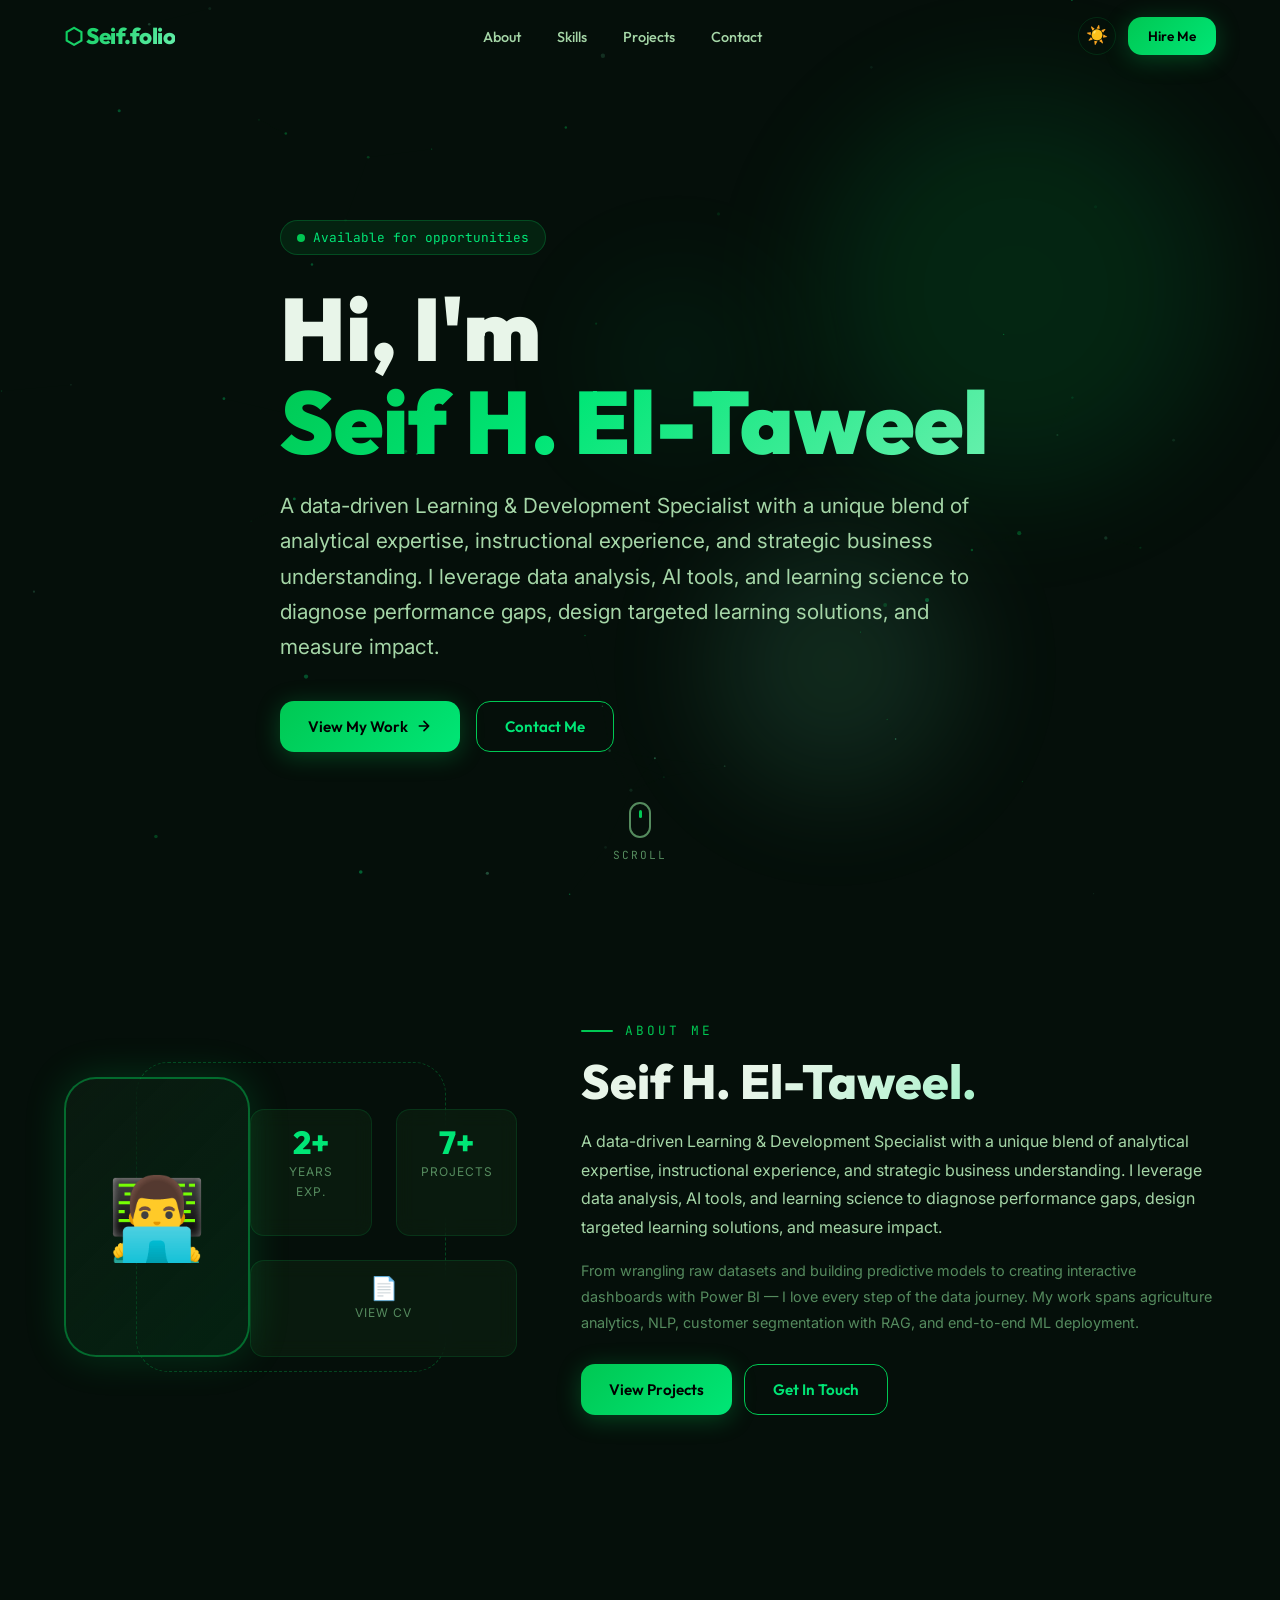
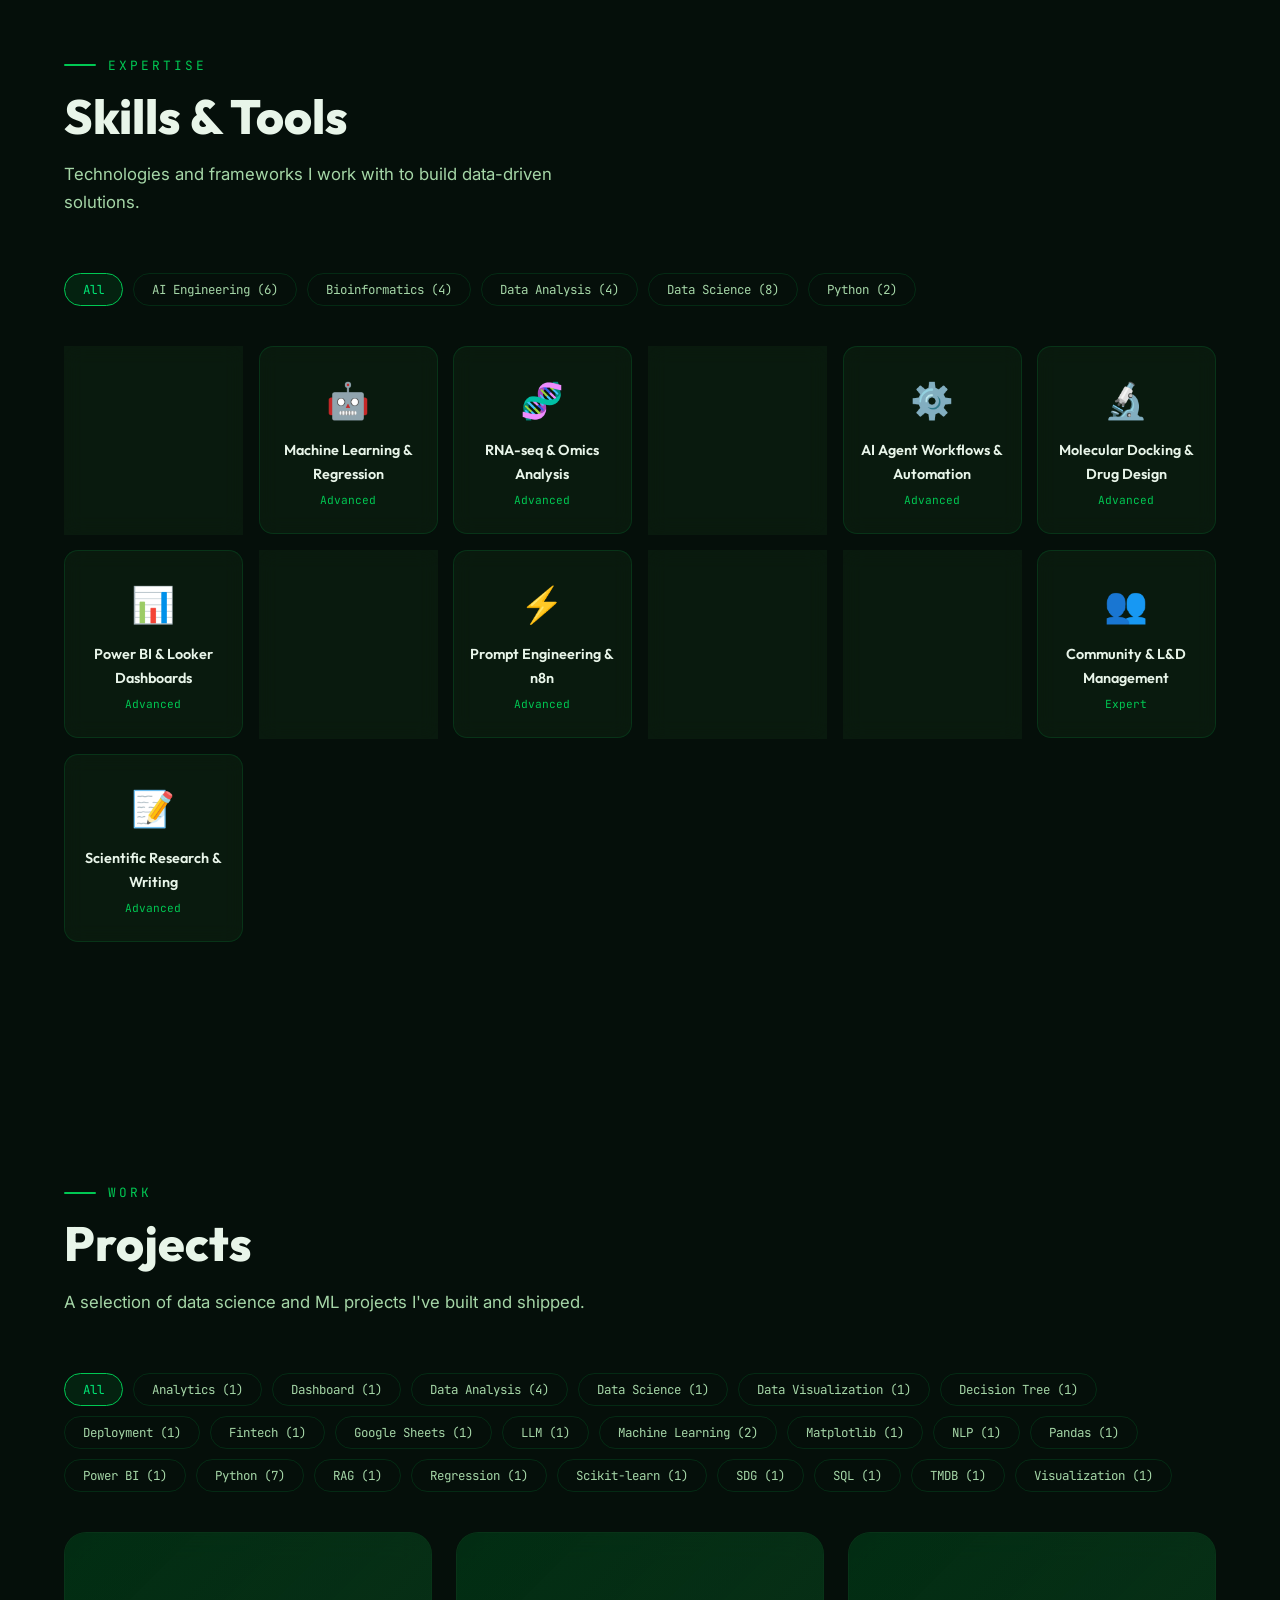
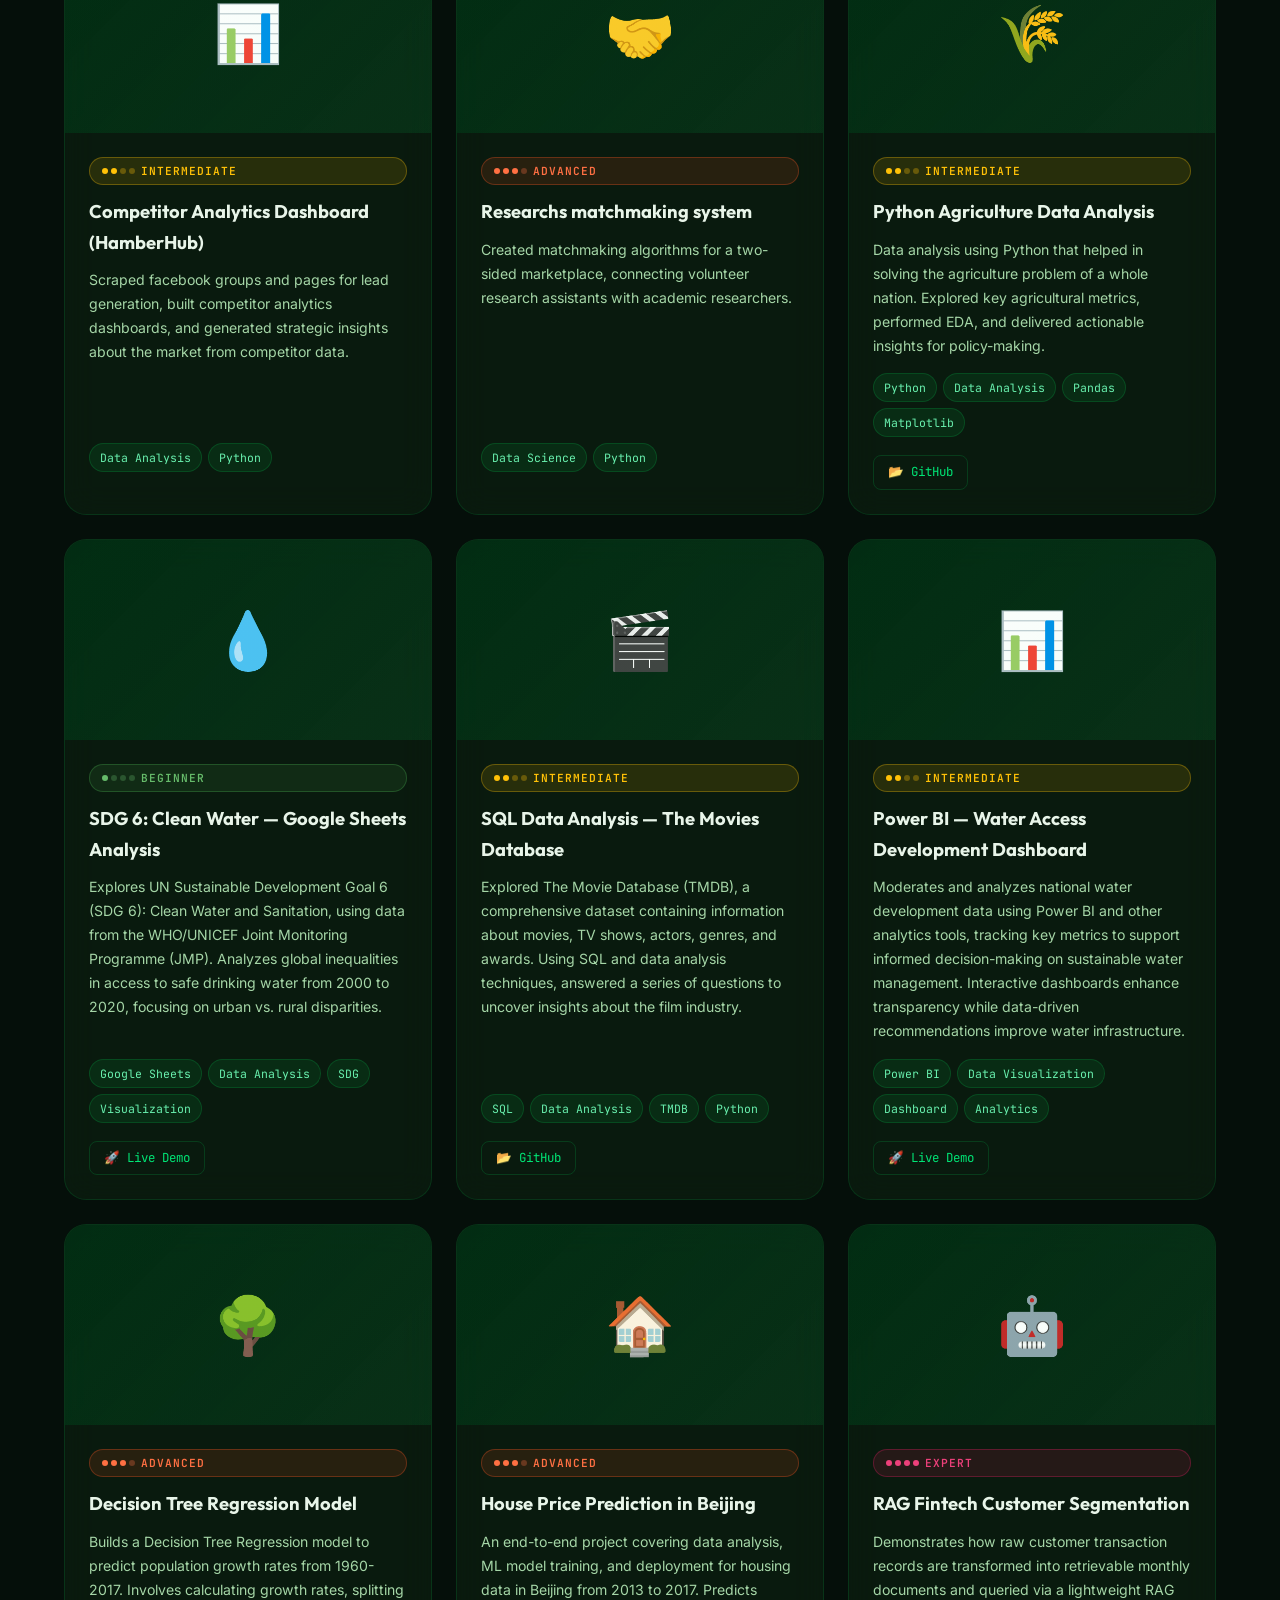
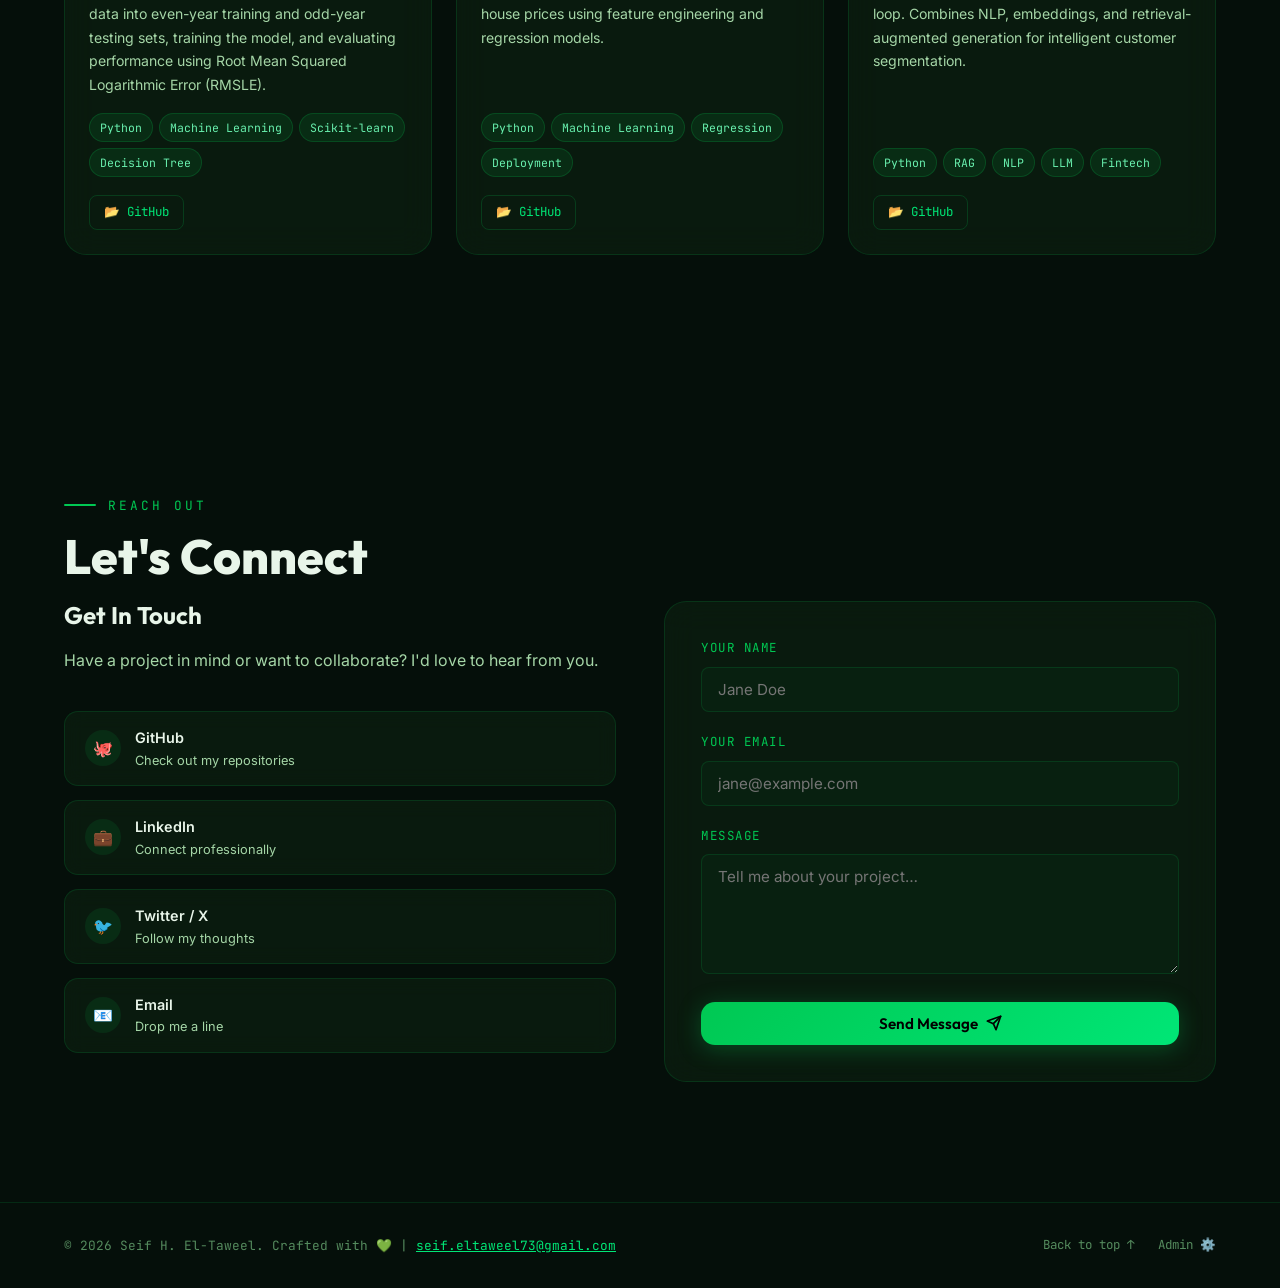
<file: index.html>
<!DOCTYPE html>
<html lang="en">
<head>
  <meta charset="UTF-8" />
  <meta name="viewport" content="width=device-width, initial-scale=1.0" />
  <meta name="description" content="Seif H. Eltaweel — Data Scientist with a passion to use data analysis and machine learning to solve real-life problems." />
  <meta name="theme-color" content="#00c853" />
  <title>Seif H. Eltaweel — Data Scientist Portfolio</title>

  <!-- Open Graph -->
  <meta property="og:type"        content="website" />
  <meta property="og:title"       content="Seif H. Eltaweel — Data Scientist Portfolio" />
  <meta property="og:description" content="Explore my projects in Data Analysis, Machine Learning, NLP, Power BI and more." />

  <link rel="stylesheet" href="css/style.css" />
</head>
<body>

<!-- ░░ Background Canvas ░░ -->
<canvas id="bg-canvas"></canvas>

<!-- ░░ Toast container (appended by JS) ░░ -->

<!-- ════════════════════════════════════════
     NAVIGATION
════════════════════════════════════════ -->
<nav class="navbar" role="navigation" aria-label="Main navigation">
  <div class="container nav-inner">
    <a class="nav-logo" href="#hero" aria-label="Home">⬡ Seif.folio</a>

    <ul class="nav-links" role="list">
      <li><a href="#about">About</a></li>
      <li><a href="#skills">Skills</a></li>
      <li><a href="#experience">Experience</a></li>
      <li><a href="#courses">Courses</a></li>
      <li><a href="#projects">Projects</a></li>
      <li><a href="#contact">Contact</a></li>
    </ul>

    <div style="display: flex; align-items: center; gap: 12px; margin-left: 8px;">
      <button id="theme-toggle-btn" aria-label="Toggle Theme" style="border-radius: 50%; width: 38px; height: 38px; border: 1px solid var(--border-color); background: transparent; cursor: pointer; color: var(--text-primary); font-size: 1.1rem; display: flex; align-items: center; justify-content: center; transition: var(--transition);">
        🌓
      </button>
      <a href="#contact" class="btn btn-primary nav-cta" style="margin:0;">Hire Me</a>
    </div>

    <button class="hamburger" aria-label="Toggle menu" aria-expanded="false" id="hamburger-btn">
      <span></span><span></span><span></span>
    </button>
  </div>
</nav>

<!-- Mobile Menu -->
<div class="mobile-menu" id="mobile-menu" role="menu">
  <a href="#about"      role="menuitem">About</a>
  <a href="#skills"     role="menuitem">Skills</a>
  <a href="#experience" role="menuitem">Experience</a>
  <a href="#courses"    role="menuitem">Courses</a>
  <a href="#projects"   role="menuitem">Projects</a>
  <a href="#contact"    role="menuitem">Contact</a>
</div>

<!-- ════════════════════════════════════════
     HERO
════════════════════════════════════════ -->
<section id="hero" aria-label="Introduction">

  <!-- Floating shapes -->
  <div class="shape shape-1" aria-hidden="true"></div>
  <div class="shape shape-2" aria-hidden="true"></div>
  <div class="shape shape-3" aria-hidden="true"></div>

  <div class="container">
    <div class="hero-content">
      <div class="hero-badge" aria-label="Status">
        <span class="dot" aria-hidden="true"></span>
        Available for opportunities
      </div>

      <h1 class="hero-title">
        Hi, I'm <br />
        <span class="name-gradient" id="hero-name">Seif H. Eltaweel</span>
      </h1>

      <p class="hero-subtitle" id="hero-bio">
        A passionate <span class="typewriter" aria-live="polite"></span>
      </p>

      <div class="hero-cta">
        <a href="#projects" class="btn btn-primary" id="hero-view-work">
          View My Work
          <svg width="16" height="16" viewBox="0 0 24 24" fill="none" stroke="currentColor" stroke-width="2.5" stroke-linecap="round" stroke-linejoin="round" aria-hidden="true"><path d="M5 12h14M12 5l7 7-7 7"/></svg>
        </a>
        <a href="#contact" class="btn btn-outline" id="hero-contact">Contact Me</a>
      </div>
    </div>
  </div>

  <!-- Scroll indicator -->
  <div class="hero-scroll" aria-hidden="true">
    <div class="scroll-mouse"></div>
    <span>SCROLL</span>
  </div>
</section>

<!-- ════════════════════════════════════════
     ABOUT
════════════════════════════════════════ -->
<section id="about" aria-label="About me">
  <div class="container">
    <div class="about-grid">

      <!-- Image + stats -->
      <div class="about-image-wrap reveal">
        <div class="about-img-ring" aria-hidden="true"></div>
        <div class="about-avatar-placeholder" role="img" aria-label="Profile avatar">👨‍💻</div>
        <div class="about-stats">
          <div class="stat-item">
            <div class="stat-number">2+</div>
            <div class="stat-label">Years Exp.</div>
          </div>
          <div class="stat-item">
            <div class="stat-number" id="projects-stat">7+</div>
            <div class="stat-label">Projects</div>
          </div>
          <a href="#" class="stat-item" id="cv-btn" target="_blank" rel="noopener noreferrer" style="text-decoration:none; cursor:pointer; transition: var(--transition);">
            <div class="stat-number" style="font-size:1.4rem;">📄</div>
            <div class="stat-label">View CV</div>
          </a>
        </div>
      </div>

      <!-- Text -->
      <div class="about-text reveal reveal-delay-1">
        <div class="section-label">About Me</div>
        <h2 class="section-title" id="about-name">Seif H. Eltaweel.</h2>
        <p id="about-bio">Data Scientist with a passion to use data analysis and machine learning to help solve real-life problems.</p>
        <p style="color:var(--text-muted); font-size:0.9rem; line-height:1.8;">
          From wrangling raw datasets and building predictive models to creating interactive dashboards with Power BI — I love every step of the data journey.
          My work spans agriculture analytics, NLP, customer segmentation with RAG, and end-to-end ML deployment.
        </p>
        <div style="margin-top: 28px; display:flex; gap:12px; flex-wrap:wrap;">
          <a href="#projects" class="btn btn-primary" id="about-view-projects">View Projects</a>
          <a href="#contact"  class="btn btn-outline"  id="about-contact">Get In Touch</a>
        </div>
      </div>
    </div>
  </div>
</section>

<!-- ════════════════════════════════════════
     SKILLS
════════════════════════════════════════ -->
<section id="skills" aria-label="Skills and technologies">
  <div class="container">
    <div class="reveal">
      <div class="section-label">Expertise</div>
      <h2 class="section-title">Skills &amp; Tools</h2>
      <p class="section-desc">Technologies and frameworks I work with to build data-driven solutions.</p>
    </div>

    <!-- Skills Filters -->
    <div class="projects-filters" id="skills-filters" role="tablist" aria-label="Filter skills by level">
      <!-- Populated by JS -->
    </div>

    <div class="skills-grid" id="skills-grid" role="list" aria-label="Skills list">
      <!-- Populated by JS -->
    </div>
  </div>
</section>

<!-- ════════════════════════════════════════
     EXPERIENCE
════════════════════════════════════════ -->
<section id="experience" aria-label="Work experience">
  <div class="container">
    <div class="reveal">
      <div class="section-label">Career</div>
      <h2 class="section-title">Experience</h2>
      <p class="section-desc">My professional journey in data science and machine learning.</p>
    </div>

    <div class="timeline" id="timeline-list" role="list" aria-label="Timeline">
      <!-- Populated by JS -->
    </div>
  </div>
</section>

<!-- ════════════════════════════════════════
     COURSES
════════════════════════════════════════ -->
<section id="courses" aria-label="Courses and certifications">
  <div class="container">
    <div class="reveal">
      <div class="section-label">Learning</div>
      <h2 class="section-title">Courses &amp; Certifications</h2>
      <p class="section-desc">Continuous learning through online courses, certifications, and specializations.</p>
    </div>

    <div class="courses-grid" id="courses-grid" role="list" aria-label="Courses list">
      <!-- Populated by JS -->
    </div>
  </div>
</section>

<!-- ════════════════════════════════════════
     PROJECTS
════════════════════════════════════════ -->
<section id="projects" aria-label="Projects portfolio">
  <div class="container">
    <div class="reveal">
      <div class="section-label">Work</div>
      <h2 class="section-title">Projects</h2>
      <p class="section-desc">A selection of data science and ML projects I've built and shipped.</p>
    </div>

    <!-- Filter Buttons -->
    <div class="projects-filters" id="project-filters" role="tablist" aria-label="Filter projects by technology">
      <!-- Populated by JS -->
    </div>

    <!-- Projects Grid -->
    <div class="projects-grid" id="projects-grid" role="list" aria-label="Projects list">
      <!-- Populated by JS -->
    </div>
  </div>
</section>

<!-- ════════════════════════════════════════
     CONTACT
════════════════════════════════════════ -->
<section id="contact" aria-label="Contact">
  <div class="container">
    <div class="reveal">
      <div class="section-label">Reach Out</div>
      <h2 class="section-title">Let's Connect</h2>
    </div>

    <div class="contact-grid">

      <!-- Social links -->
      <div class="contact-info reveal">
        <h3>Get In Touch</h3>
        <p id="contact-bio">Have a project in mind or want to collaborate? I'd love to hear from you.</p>

        <div class="social-links" role="list">
          <a class="social-link" id="link-github" href="#" target="_blank" rel="noopener noreferrer" role="listitem" aria-label="GitHub profile">
            <div class="social-icon" aria-hidden="true">🐙</div>
            <div>
              <div style="font-weight:600; color:var(--text-primary);">GitHub</div>
              <div style="font-size:0.8rem;">Check out my repositories</div>
            </div>
          </a>
          <a class="social-link" id="link-linkedin" href="#" target="_blank" rel="noopener noreferrer" role="listitem" aria-label="LinkedIn profile">
            <div class="social-icon" aria-hidden="true">💼</div>
            <div>
              <div style="font-weight:600; color:var(--text-primary);">LinkedIn</div>
              <div style="font-size:0.8rem;">Connect professionally</div>
            </div>
          </a>
          <a class="social-link" id="link-twitter" href="#" target="_blank" rel="noopener noreferrer" role="listitem" aria-label="Twitter profile">
            <div class="social-icon" aria-hidden="true">🐦</div>
            <div>
              <div style="font-weight:600; color:var(--text-primary);">Twitter / X</div>
              <div style="font-size:0.8rem;">Follow my thoughts</div>
            </div>
          </a>
          <a class="social-link" id="link-email" href="#" role="listitem" aria-label="Send email">
            <div class="social-icon" aria-hidden="true">📧</div>
            <div>
              <div style="font-weight:600; color:var(--text-primary);">Email</div>
              <div style="font-size:0.8rem;">Drop me a line</div>
            </div>
          </a>
        </div>
      </div>

      <!-- Contact form -->
      <div class="reveal reveal-delay-1">
        <form class="contact-form glass-card" id="contact-form" novalidate aria-label="Contact form">
          <div class="form-group">
            <label for="contact-name">Your Name</label>
            <input type="text" id="contact-name" name="name" placeholder="Jane Doe" required autocomplete="name" />
          </div>
          <div class="form-group">
            <label for="contact-email-input">Your Email</label>
            <input type="email" id="contact-email-input" name="email" placeholder="jane@example.com" required autocomplete="email" />
          </div>
          <div class="form-group">
            <label for="contact-message">Message</label>
            <textarea id="contact-message" name="message" placeholder="Tell me about your project…" required></textarea>
          </div>
          <button type="submit" class="btn btn-primary" style="width:100%; justify-content:center;" id="contact-submit">
            Send Message
            <svg width="16" height="16" viewBox="0 0 24 24" fill="none" stroke="currentColor" stroke-width="2.5" stroke-linecap="round" stroke-linejoin="round" aria-hidden="true"><line x1="22" y1="2" x2="11" y2="13"/><polygon points="22 2 15 22 11 13 2 9 22 2"/></svg>
          </button>
        </form>
      </div>

    </div>
  </div>
</section>

<!-- ════════════════════════════════════════
     FOOTER
════════════════════════════════════════ -->
<footer role="contentinfo">
  <div class="container footer-inner">
    <div class="footer-copy">
      © <span id="footer-year"></span> <span id="footer-name">Seif H. Eltaweel</span>. Crafted with 💚 <span id="footer-email-wrap">| <a href="#" id="footer-email" style="color: var(--accent-2); text-decoration: underline;"></a></span>
    </div>
    <div class="footer-links">
      <a href="#hero">Back to top ↑</a>
      <a href="admin.html">Admin ⚙️</a>
    </div>
  </div>
</footer>

<script type="module" src="js/main.js"></script>
<script>
  // Footer year
  document.getElementById('footer-year').textContent = new Date().getFullYear();
</script>
</body>
</html>
</file>
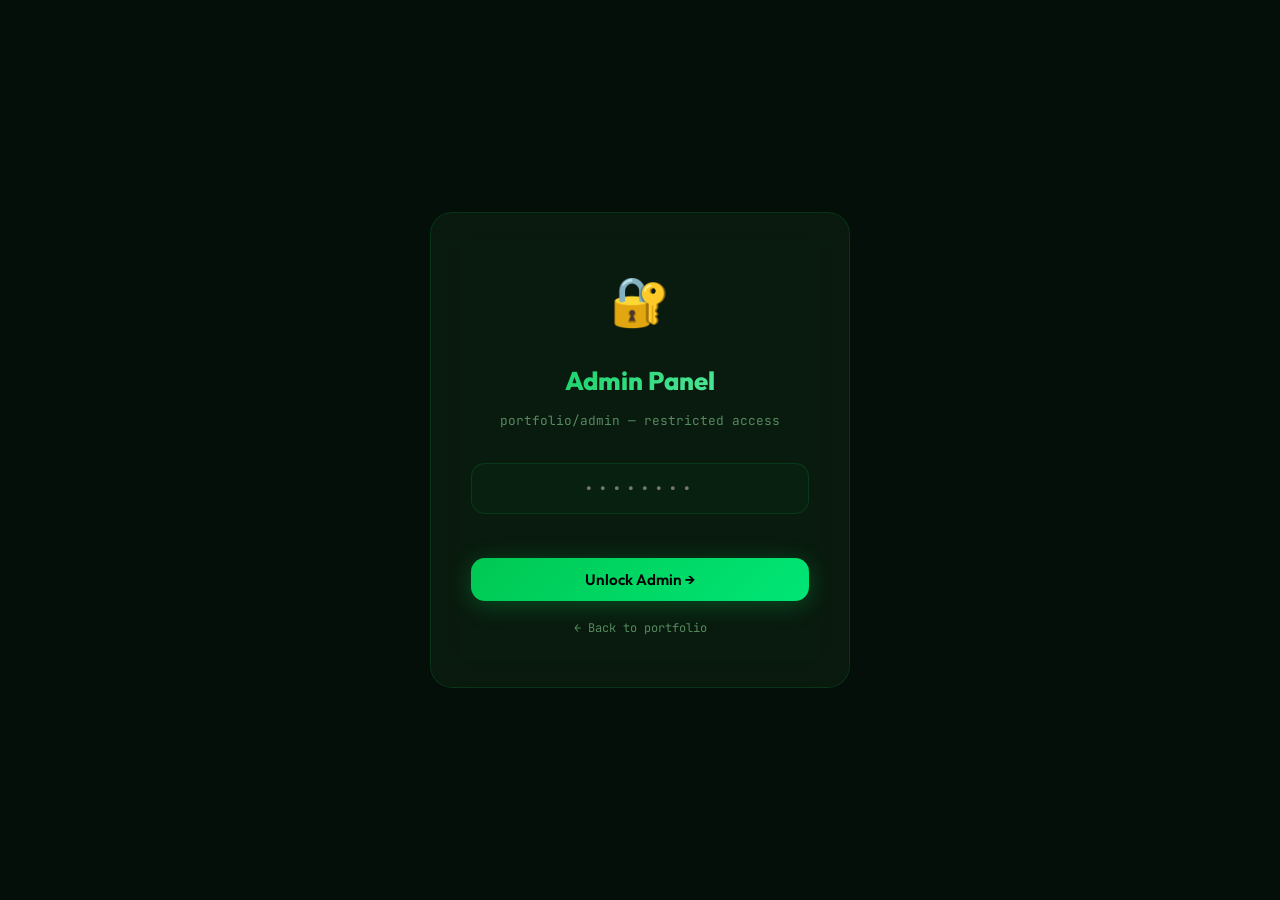
<file: admin.html>
<!DOCTYPE html>
<html lang="en">
<head>
  <meta charset="UTF-8" />
  <meta name="viewport" content="width=device-width, initial-scale=1.0" />
  <meta name="robots" content="noindex, nofollow" />
  <title>Admin Panel — Portfolio</title>
  <link rel="stylesheet" href="css/style.css" />
  <style>
    /* ── Admin-specific styles ─────────────────────────────── */
    body { background: var(--bg-primary); }

    /* Auth Gate */
    #auth-gate {
      min-height: 100vh;
      display: flex;
      align-items: center;
      justify-content: center;
      padding: 24px;
    }
    .auth-card {
      width: 100%;
      max-width: 420px;
      padding: 48px 40px;
      text-align: center;
    }
    .auth-logo {
      font-size: 3rem;
      margin-bottom: 20px;
    }
    .auth-title {
      font-family: var(--font-heading);
      font-size: 1.6rem;
      font-weight: 800;
      background: linear-gradient(135deg, var(--accent-1), var(--accent-3));
      -webkit-background-clip: text;
      -webkit-text-fill-color: transparent;
      background-clip: text;
      margin-bottom: 8px;
    }
    .auth-sub {
      color: var(--text-muted);
      font-family: var(--font-mono);
      font-size: 0.8rem;
      margin-bottom: 32px;
    }
    .auth-input {
      width: 100%;
      padding: 14px 18px;
      background: rgba(0, 200, 83, 0.04);
      border: 1.5px solid var(--border-color);
      border-radius: var(--radius-md);
      color: var(--text-primary);
      font-size: 1rem;
      font-family: var(--font-mono);
      outline: none;
      text-align: center;
      letter-spacing: 4px;
      transition: var(--transition);
      margin-bottom: 16px;
    }
    .auth-input:focus { border-color: var(--accent-1); box-shadow: 0 0 0 3px var(--accent-glow); }
    #auth-error {
      color: #ef5350;
      font-family: var(--font-mono);
      font-size: 0.82rem;
      min-height: 20px;
      margin-top: -8px;
      margin-bottom: 16px;
    }
    .auth-hint {
      margin-top: 20px;
      font-family: var(--font-mono);
      font-size: 0.74rem;
      color: var(--text-muted);
    }

    /* Admin Panel Layout */
    #admin-panel { display: none; min-height: 100vh; }

    .admin-header {
      position: sticky;
      top: 0;
      z-index: 100;
      background: rgba(5, 15, 10, 0.95);
      backdrop-filter: blur(20px);
      border-bottom: 1px solid var(--border-color);
    }
    .admin-header-inner {
      display: flex;
      align-items: center;
      justify-content: space-between;
      padding: 0 24px;
      height: 64px;
      max-width: 1300px;
      margin: 0 auto;
    }
    .admin-logo {
      font-family: var(--font-heading);
      font-size: 1.2rem;
      font-weight: 800;
      color: var(--accent-2);
      display: flex;
      align-items: center;
      gap: 10px;
    }
    .admin-header-actions {
      display: flex;
      align-items: center;
      gap: 12px;
    }

    .admin-body {
      max-width: 1300px;
      margin: 0 auto;
      padding: 32px 24px;
    }

    /* Tabs */
    .admin-tabs {
      display: flex;
      gap: 4px;
      margin-bottom: 32px;
      background: var(--bg-glass);
      border: 1px solid var(--border-color);
      border-radius: var(--radius-md);
      padding: 6px;
      width: fit-content;
    }
    .admin-tab {
      padding: 10px 24px;
      border-radius: var(--radius-sm);
      border: none;
      background: transparent;
      color: var(--text-secondary);
      font-family: var(--font-heading);
      font-weight: 600;
      font-size: 0.88rem;
      cursor: pointer;
      transition: var(--transition);
    }
    .admin-tab.active {
      background: linear-gradient(135deg, var(--accent-1), var(--accent-2));
      color: #000;
    }
    .admin-tab:not(.active):hover { color: var(--accent-2); background: rgba(0,200,83,0.07); }

    .tab-content { display: none; }
    .tab-content.active { display: block; }

    /* Section header */
    .admin-section-header {
      display: flex;
      align-items: center;
      justify-content: space-between;
      margin-bottom: 20px;
    }
    .admin-section-title {
      font-family: var(--font-heading);
      font-size: 1.4rem;
      font-weight: 700;
      color: var(--text-primary);
    }
    .admin-section-count {
      font-family: var(--font-mono);
      font-size: 0.78rem;
      color: var(--text-muted);
      margin-top: 2px;
    }

    /* Admin list items */
    .admin-list {
      display: flex;
      flex-direction: column;
      gap: 12px;
    }
    .admin-item {
      display: flex;
      align-items: center;
      gap: 16px;
      padding: 16px 20px;
      background: var(--bg-glass);
      border: 1px solid var(--border-color);
      border-radius: var(--radius-md);
      backdrop-filter: blur(10px);
      transition: var(--transition);
    }
    .admin-item:hover { border-color: var(--border-hover); }
    .admin-item-icon { font-size: 1.8rem; flex-shrink: 0; }
    .admin-item-info { flex: 1; min-width: 0; }
    .admin-item-title {
      font-family: var(--font-heading);
      font-weight: 600;
      font-size: 0.95rem;
      color: var(--text-primary);
      white-space: nowrap;
      overflow: hidden;
      text-overflow: ellipsis;
    }
    .admin-item-meta { display: flex; gap: 6px; flex-wrap: wrap; margin-top: 4px; }
    .mini-tag {
      font-family: var(--font-mono);
      font-size: 0.68rem;
      padding: 2px 8px;
      border-radius: 999px;
      background: rgba(0,200,83,0.1);
      color: var(--accent-3);
      border: 1px solid rgba(0,200,83,0.2);
    }
    .admin-item-actions { display: flex; gap: 8px; flex-shrink: 0; }
    .action-btn {
      width: 36px; height: 36px;
      border-radius: var(--radius-sm);
      border: 1px solid var(--border-color);
      background: transparent;
      cursor: pointer;
      transition: var(--transition);
      font-size: 1rem;
      display: flex; align-items: center; justify-content: center;
    }
    .action-btn:hover { border-color: var(--accent-1); background: var(--accent-glow); }

    /* Empty state */
    .empty-state {
      text-align: center;
      padding: 60px 20px;
      color: var(--text-muted);
    }
    .empty-icon { font-size: 3rem; margin-bottom: 12px; }
    .empty-state p { font-family: var(--font-mono); font-size: 0.88rem; }

    /* ── Modal ─────────────────────────────────────────────── */
    .modal-overlay {
      display: none;
      position: fixed;
      inset: 0;
      background: rgba(0, 0, 0, 0.75);
      backdrop-filter: blur(8px);
      z-index: 2000;
      align-items: center;
      justify-content: center;
      padding: 24px;
    }
    .modal-overlay.open { display: flex; }

    .modal-card {
      width: 100%;
      max-width: 580px;
      max-height: 90vh;
      overflow-y: auto;
      padding: 36px;
      border-radius: var(--radius-lg);
      background: var(--bg-secondary);
      border: 1px solid var(--border-hover);
      box-shadow: var(--shadow-md), var(--shadow-glow);
      animation: fadeUp 0.3s ease;
    }

    .modal-header {
      display: flex;
      align-items: center;
      justify-content: space-between;
      margin-bottom: 28px;
    }
    .modal-title {
      font-family: var(--font-heading);
      font-size: 1.3rem;
      font-weight: 700;
      color: var(--text-primary);
    }
    .modal-close {
      width: 36px; height: 36px;
      border-radius: 50%;
      border: 1px solid var(--border-color);
      background: transparent;
      cursor: pointer;
      font-size: 1.1rem;
      color: var(--text-muted);
      display: flex; align-items: center; justify-content: center;
      transition: var(--transition);
    }
    .modal-close:hover { border-color: var(--accent-1); color: var(--accent-2); }

    /* Form inside modal */
    .modal-card .form-group { margin-bottom: 18px; }
    .modal-card .form-group label {
      font-family: var(--font-mono);
      font-size: 0.75rem;
      color: var(--accent-1);
      text-transform: uppercase;
      letter-spacing: 1.5px;
      display: block;
      margin-bottom: 7px;
    }
    .modal-card .form-group input,
    .modal-card .form-group textarea,
    .modal-card .form-group select {
      width: 100%;
      padding: 11px 14px;
      background: rgba(0,200,83,0.04);
      border: 1px solid var(--border-color);
      border-radius: var(--radius-sm);
      color: var(--text-primary);
      font-family: var(--font-body);
      font-size: 0.92rem;
      outline: none;
      transition: var(--transition);
      resize: vertical;
    }
    .modal-card .form-group input:focus,
    .modal-card .form-group textarea:focus,
    .modal-card .form-group select:focus {
      border-color: var(--accent-1);
      box-shadow: 0 0 0 3px var(--accent-glow);
    }
    .modal-card .form-group select option { background: var(--bg-secondary); }
    .modal-card .form-group textarea { min-height: 100px; }

    .modal-hint {
      font-family: var(--font-mono);
      font-size: 0.72rem;
      color: var(--text-muted);
      margin-top: 5px;
    }

    .form-row { display: grid; grid-template-columns: 1fr 1fr; gap: 14px; }
    .form-check {
      display: flex;
      align-items: center;
      gap: 10px;
      padding: 12px 14px;
      background: rgba(0,200,83,0.04);
      border: 1px solid var(--border-color);
      border-radius: var(--radius-sm);
      cursor: pointer;
    }
    .form-check input[type="checkbox"] { accent-color: var(--accent-1); width: 16px; height: 16px; }
    .form-check label { cursor: pointer; color: var(--text-secondary); font-size: 0.9rem; }

    .modal-actions { display: flex; gap: 12px; justify-content: flex-end; margin-top: 24px; }

    /* ── Profile Settings ───────────────────────────────────── */
    .settings-grid { display: grid; grid-template-columns: 1fr 1fr; gap: 18px; }
    .settings-card {
      padding: 32px;
      border-radius: var(--radius-lg);
    }
    .settings-card h3 {
      font-family: var(--font-heading);
      font-size: 1.1rem;
      font-weight: 700;
      color: var(--text-primary);
      margin-bottom: 20px;
      padding-bottom: 12px;
      border-bottom: 1px solid var(--border-color);
    }
    .settings-card.full-width { grid-column: 1 / -1; }

    /* Danger zone */
    .danger-zone {
      border-color: rgba(239, 83, 80, 0.3) !important;
    }
    .danger-zone h3 { color: #ef5350 !important; border-color: rgba(239, 83, 80, 0.2) !important; }
    .btn-danger {
      background: rgba(239, 83, 80, 0.1);
      color: #ef5350;
      border: 1.5px solid rgba(239, 83, 80, 0.3);
    }
    .btn-danger:hover { background: rgba(239, 83, 80, 0.2); border-color: #ef5350; transform: translateY(-2px); }

    /* Responsive */
    @media (max-width: 700px) {
      .admin-tabs { width: 100%; }
      .admin-tab { flex: 1; padding: 10px 12px; font-size: 0.78rem; }
      .settings-grid { grid-template-columns: 1fr; }
      .form-row { grid-template-columns: 1fr; }
      .modal-card { padding: 24px; }
    }
  </style>
</head>
<body>

<!-- ════════════════════════════════════════
     AUTH GATE
════════════════════════════════════════ -->
<div id="auth-gate" aria-label="Admin authentication">
  <div class="auth-card glass-card">
    <div class="auth-logo" aria-hidden="true">🔐</div>
    <div class="auth-title">Admin Panel</div>
    <div class="auth-sub">portfolio/admin — restricted access</div>

    <input
      type="password"
      class="auth-input"
      id="auth-password"
      placeholder="••••••••"
      aria-label="Admin password"
      autocomplete="current-password"
    />
    <div id="auth-error" aria-live="polite"></div>

    <button class="btn btn-primary" id="auth-submit" style="width:100%; justify-content:center;">
      Unlock Admin →
    </button>


    <p style="margin-top:12px;">
      <a href="index.html" style="color:var(--text-muted); font-family:var(--font-mono); font-size:0.75rem;">← Back to portfolio</a>
    </p>
  </div>
</div>

<!-- ════════════════════════════════════════
     ADMIN PANEL
════════════════════════════════════════ -->
<div id="admin-panel">

  <!-- Header -->
  <header class="admin-header">
    <div class="admin-header-inner">
      <div class="admin-logo">
        <span>⚙️</span> Admin Panel
      </div>
      <div class="admin-header-actions">
        <a href="index.html" class="btn btn-outline" style="padding:7px 16px; font-size:0.82rem;" target="_blank">
          View Site ↗
        </a>
        <button class="btn btn-outline" id="logout-btn" style="padding:7px 16px; font-size:0.82rem;">
          Logout
        </button>
      </div>
    </div>
  </header>

  <!-- Body -->
  <main class="admin-body">

    <!-- Tabs -->
    <div class="admin-tabs" role="tablist" aria-label="Admin sections">
      <button class="admin-tab active" data-tab="projects" role="tab" aria-selected="true" id="tab-btn-projects">🚀 Projects</button>
      <button class="admin-tab" data-tab="skills"   role="tab" aria-selected="false" id="tab-btn-skills">⚙️ Skills</button>
      <button class="admin-tab" data-tab="experience" role="tab" aria-selected="false" id="tab-btn-experience">💼 Experience</button>
      <button class="admin-tab" data-tab="courses"  role="tab" aria-selected="false" id="tab-btn-courses">📚 Courses</button>
      <button class="admin-tab" data-tab="settings" role="tab" aria-selected="false" id="tab-btn-settings">👤 Profile</button>
    </div>

    <!-- ── TAB: Projects ──────────────────────────────────── -->
    <div class="tab-content active" id="tab-projects" role="tabpanel" aria-labelledby="tab-btn-projects">
      <div class="admin-section-header">
        <div>
          <div class="admin-section-title">Projects</div>
          <div class="admin-section-count">Manage your portfolio projects</div>
        </div>
        <div style="display:flex; align-items:center; gap:12px;">
          <label class="form-check" style="padding: 8px 14px; margin: 0; display:flex; align-items:center; gap:8px; cursor:pointer;">
            <input type="checkbox" id="toggle-sec-projects" checked />
            <span style="font-size:0.85rem; color:var(--text-secondary); font-family:var(--font-heading); font-weight:500;">Published</span>
          </label>
          <button class="btn btn-primary" id="add-project-btn" aria-label="Add new project">
            + Add Project
          </button>
        </div>
      </div>
      <div class="admin-list" id="project-list" aria-live="polite">
        <!-- Populated by JS -->
      </div>
    </div>

    <!-- ── TAB: Skills ────────────────────────────────────── -->
    <div class="tab-content" id="tab-skills" role="tabpanel" aria-labelledby="tab-btn-skills">
      <div class="admin-section-header">
        <div>
          <div class="admin-section-title">Skills</div>
          <div class="admin-section-count">Manage skills shown in the Skills section</div>
        </div>
        <div style="display:flex; align-items:center; gap:12px;">
          <label class="form-check" style="padding: 8px 14px; margin: 0; display:flex; align-items:center; gap:8px; cursor:pointer;">
            <input type="checkbox" id="toggle-sec-skills" checked />
            <span style="font-size:0.85rem; color:var(--text-secondary); font-family:var(--font-heading); font-weight:500;">Published</span>
          </label>
          <button class="btn btn-primary" id="add-skill-btn" aria-label="Add new skill">
            + Add Skill
          </button>
        </div>
      </div>
      <div class="admin-list" id="skill-list" aria-live="polite">
        <!-- Populated by JS -->
      </div>
    </div>

    <!-- ── TAB: Courses ───────────────────────────────────── -->
    <div class="tab-content" id="tab-courses" role="tabpanel" aria-labelledby="tab-btn-courses">
      <div class="admin-section-header">
        <div>
          <div class="admin-section-title">Courses & Certifications</div>
          <div class="admin-section-count">Manage courses shown in the Courses section</div>
        </div>
        <div style="display:flex; align-items:center; gap:12px;">
          <label class="form-check" style="padding: 8px 14px; margin: 0; display:flex; align-items:center; gap:8px; cursor:pointer;">
            <input type="checkbox" id="toggle-sec-courses" checked />
            <span style="font-size:0.85rem; color:var(--text-secondary); font-family:var(--font-heading); font-weight:500;">Published</span>
          </label>
          <button class="btn btn-primary" id="add-course-btn" aria-label="Add new course">
            + Add Course
          </button>
        </div>
      </div>
      <div class="admin-list" id="course-list" aria-live="polite">
        <!-- Populated by JS -->
      </div>
    </div>

    <!-- ── TAB: Experience ────────────────────────────────── -->
    <div class="tab-content" id="tab-experience" role="tabpanel" aria-labelledby="tab-btn-experience">
      <div class="admin-section-header">
        <div>
          <div class="admin-section-title">Experience</div>
          <div class="admin-section-count">Manage your career history / timeline</div>
        </div>
        <div style="display:flex; align-items:center; gap:12px;">
          <label class="form-check" style="padding: 8px 14px; margin: 0; display:flex; align-items:center; gap:8px; cursor:pointer;">
            <input type="checkbox" id="toggle-sec-experience" checked />
            <span style="font-size:0.85rem; color:var(--text-secondary); font-family:var(--font-heading); font-weight:500;">Published</span>
          </label>
          <button class="btn btn-primary" id="add-experience-btn" aria-label="Add new experience">
            + Add Experience
          </button>
        </div>
      </div>
      <div class="admin-list" id="experience-list" aria-live="polite">
        <!-- Populated by JS -->
      </div>
    </div>

    <!-- ── TAB: Profile / Settings ──────────────────────── -->
    <div class="tab-content" id="tab-settings" role="tabpanel" aria-labelledby="tab-btn-settings">
      <div class="admin-section-title" style="margin-bottom:24px;">Profile Settings</div>

      <form id="meta-form" novalidate>
        <div class="settings-grid">

          <!-- Personal Info -->
          <div class="settings-card glass-card">
            <h3>👤 Personal Info</h3>
            <div class="form-group">
              <label for="meta-name">Full Name</label>
              <input type="text" id="meta-name" name="name" placeholder="Jane Doe" autocomplete="name" />
            </div>
            <div class="form-group">
              <label for="meta-role">Title / Role</label>
              <input type="text" id="meta-role" name="role" placeholder="Data Scientist & ML Engineer" />
            </div>
            <div class="form-group">
              <label for="meta-bio">Short Bio</label>
              <textarea id="meta-bio" name="bio" placeholder="A brief intro about yourself…" style="min-height:90px;"></textarea>
            </div>
            <div class="form-group">
              <label for="meta-email">Email Address</label>
              <input type="email" id="meta-email" name="email" placeholder="you@example.com" autocomplete="email" />
            </div>
            <div class="form-group">
              <label for="meta-avatarurl">Profile Avatar URL</label>
              <input type="url" id="meta-avatarurl" name="avatarUrl" placeholder="https://example.com/avatar.jpg" />
              <div class="modal-hint">Leave blank to use default emoji placeholder</div>
            </div>
          </div>

          <!-- Social Links -->
          <div class="settings-card glass-card">
            <h3>🔗 Social Links</h3>
            <div class="form-group">
              <label for="meta-github">GitHub URL</label>
              <input type="url" id="meta-github" name="github" placeholder="https://github.com/username" />
            </div>
            <div class="form-group">
              <label for="meta-linkedin">LinkedIn URL</label>
              <input type="url" id="meta-linkedin" name="linkedin" placeholder="https://linkedin.com/in/username" />
            </div>
            <div class="form-group">
              <label for="meta-twitter">Twitter / X URL</label>
              <input type="url" id="meta-twitter" name="twitter" placeholder="https://twitter.com/username" />
            </div>
            <div class="form-group">
              <label for="meta-cvurl">📄 CV / Resume URL</label>
              <input type="url" id="meta-cvurl" name="cvUrl" placeholder="https://drive.google.com/file/d/.../view" />
              <div class="modal-hint">Google Drive link or any URL — shown as "View CV" button in About section</div>
            </div>
            <div class="form-group">
              <label for="meta-password">Admin Password</label>
              <input type="text" id="meta-password" name="password" placeholder="Your admin password" autocomplete="off" />
              <div class="modal-hint">⚠️ This is the password used to access this admin panel.</div>
            </div>
            <div class="form-group">
              <label for="meta-ga-id">Google Analytics ID</label>
              <input type="text" id="meta-ga-id" name="googleAnalyticsId" placeholder="G-XXXXXXXXXX" />
              <div class="modal-hint">Enter your GA4 Measurement ID (e.g. G-12345678) to track traffic.</div>
            </div>
          </div>

          <!-- GitHub CMS Sync Settings -->
          <div class="settings-card glass-card">
            <h3>⚙️ GitHub CMS Sync</h3>
            <p style="color:var(--text-muted); font-size:0.82rem; margin-bottom:16px;">
              Configure Git-based CMS to commit your changes to GitHub repository so they are visible to everyone. These credentials are saved in this browser only.
            </p>
            <div class="form-group">
              <label for="git-username">GitHub Username</label>
              <input type="text" id="git-username" placeholder="e.g. Seif-Eltaweel" />
            </div>
            <div class="form-group">
              <label for="git-repo">Repository Name</label>
              <input type="text" id="git-repo" placeholder="e.g. Seif-Data-Science-Portfolio" />
            </div>
            <div class="form-group">
              <label for="git-branch">Branch</label>
              <input type="text" id="git-branch" placeholder="main" value="main" />
            </div>
            <div class="form-group">
              <label for="git-pat">Personal Access Token (PAT)</label>
              <input type="password" id="git-pat" placeholder="github_pat_..." autocomplete="off" />
              <div class="modal-hint">Requires a fine-grained token with <strong>Contents: Read & Write</strong> permissions to this repository.</div>
            </div>
            <div style="margin-top: 16px;">
              <button type="button" class="btn btn-outline" id="test-git-btn" style="width:100%; justify-content:center;">
                🔄 Test Connection
              </button>
            </div>
          </div>

          <!-- Section Visibility -->
          <div class="settings-card glass-card full-width">
            <h3>👁️ Section Visibility</h3>
            <p style="color:var(--text-muted); font-size:0.82rem; margin-bottom:16px;">
              Toggle which sections of your portfolio are visible to visitors. Unchecked sections will be hidden.
            </p>
            <div class="settings-grid" style="grid-template-columns: repeat(auto-fill, minmax(180px, 1fr)); gap: 12px; border:none; padding:0;">
              <div class="form-check">
                <input type="checkbox" id="sec-about" name="sec-about" checked />
                <label for="sec-about">👤 About Section</label>
              </div>
              <div class="form-check">
                <input type="checkbox" id="sec-skills" name="sec-skills" checked />
                <label for="sec-skills">💪 Skills Section</label>
              </div>
              <div class="form-check">
                <input type="checkbox" id="sec-experience" name="sec-experience" checked />
                <label for="sec-experience">💼 Experience Section</label>
              </div>
              <div class="form-check">
                <input type="checkbox" id="sec-courses" name="sec-courses" checked />
                <label for="sec-courses">📚 Courses Section</label>
              </div>
              <div class="form-check">
                <input type="checkbox" id="sec-projects" name="sec-projects" checked />
                <label for="sec-projects">🚀 Projects Section</label>
              </div>
              <div class="form-check">
                <input type="checkbox" id="sec-contact" name="sec-contact" checked />
                <label for="sec-contact">📧 Contact Section</label>
              </div>
            </div>
          </div>

          <!-- Save Button -->
          <div class="settings-card full-width" style="padding: 0; background:transparent; border:none;">
            <button type="submit" class="btn btn-primary" style="width:100%; justify-content:center; padding:16px;" id="save-settings-btn">
              💾 Save All Settings
            </button>
          </div>

          <!-- Danger Zone -->
          <div class="settings-card glass-card danger-zone full-width">
            <h3>⚠️ Danger Zone</h3>
            <p style="color:var(--text-muted); font-size:0.88rem; margin-bottom:16px; line-height:1.7;">
              Resetting all data will delete all projects, skills, and profile settings and restore them to defaults.
              This action <strong style="color:#ef5350;">cannot be undone</strong>.
            </p>
            <button type="button" class="btn btn-danger" id="reset-all-btn">
              🗑️ Reset All Data to Defaults
            </button>
          </div>

        </div>
      </form>
    </div>

  </main>
</div>

<!-- ════════════════════════════════════════
     PROJECT MODAL
════════════════════════════════════════ -->
<div class="modal-overlay" id="project-modal" role="dialog" aria-modal="true" aria-labelledby="modal-project-title">
  <div class="modal-card">
    <div class="modal-header">
      <div class="modal-title" id="modal-project-title">Add New Project</div>
      <button class="modal-close" id="close-project-modal" aria-label="Close modal">✕</button>
    </div>

    <form id="project-form" novalidate>

      <div class="form-row">
        <div class="form-group">
          <label for="proj-title">Project Title *</label>
          <input type="text" id="proj-title" name="title" placeholder="My ML Project" required />
        </div>
        <div class="form-group">
          <label for="proj-emoji">Emoji Icon</label>
          <input type="text" id="proj-emoji" name="emoji" placeholder="🚀" maxlength="4" />
          <div class="modal-hint">Used as a placeholder if no image URL</div>
        </div>
      </div>

      <div class="form-group">
        <label for="proj-description">Description *</label>
        <textarea id="proj-description" name="description" placeholder="Describe what this project does, the problem it solves, and the tech used…" required></textarea>
      </div>

      <div class="form-row">
        <div class="form-group">
          <label for="proj-tags">Technologies / Tags</label>
          <input type="text" id="proj-tags" name="tags" placeholder="Python, TensorFlow, Docker" />
          <div class="modal-hint">Comma-separated list</div>
        </div>
        <div class="form-group">
          <label for="proj-difficulty">Difficulty Level</label>
          <select id="proj-difficulty" name="difficulty">
            <option value="Beginner">🟢 Beginner</option>
            <option value="Intermediate" selected>🟡 Intermediate</option>
            <option value="Advanced">🟠 Advanced</option>
            <option value="Expert">🔴 Expert</option>
          </select>
        </div>
      </div>

      <div class="form-group">
        <label for="proj-imageurl">Image URL</label>
        <input type="url" id="proj-imageurl" name="imageUrl" placeholder="https://example.com/screenshot.png" />
        <div class="modal-hint">Leave blank to use the emoji icon placeholder</div>
      </div>

      <div class="form-row">
        <div class="form-group">
          <label for="proj-demourl">Live Demo URL</label>
          <input type="url" id="proj-demourl" name="demoUrl" placeholder="https://myproject.com" />
        </div>
        <div class="form-group">
          <label for="proj-githuburl">GitHub URL</label>
          <input type="url" id="proj-githuburl" name="githubUrl" placeholder="https://github.com/user/repo" />
        </div>
      </div>

      <div class="form-group">
        <label for="proj-videourl">Video URL (Google Drive)</label>
        <input type="url" id="proj-videourl" name="videoUrl" placeholder="https://drive.google.com/file/d/.../view" />
        <div class="modal-hint">Paste a Google Drive share link — it will be embedded automatically</div>
      </div>

      <div style="margin-bottom: 18px;">
        <label style="display:block; font-family:var(--font-mono); font-size:0.75rem; color:var(--accent-1); text-transform:uppercase; letter-spacing:1.5px; margin-bottom:10px;">Button Visibility</label>
        <div class="toggle-row">
          <label for="proj-show-demo">🚀 Show Live Demo button</label>
          <div class="toggle-switch">
            <input type="checkbox" id="proj-show-demo" />
            <span class="toggle-slider"></span>
          </div>
        </div>
        <div class="toggle-row">
          <label for="proj-show-github">📂 Show GitHub button</label>
          <div class="toggle-switch">
            <input type="checkbox" id="proj-show-github" checked />
            <span class="toggle-slider"></span>
          </div>
        </div>
        <div class="toggle-row">
          <label for="proj-show-video">▶ Show Video button</label>
          <div class="toggle-switch">
            <input type="checkbox" id="proj-show-video" />
            <span class="toggle-slider"></span>
          </div>
        </div>
      </div>

      <div class="form-check">
        <input type="checkbox" id="proj-featured" name="featured" />
        <label for="proj-featured">⭐ Mark as featured project</label>
      </div>

      <div class="modal-actions">
        <button type="button" class="btn btn-outline" id="cancel-project">Cancel</button>
        <button type="submit" class="btn btn-primary" id="save-project-btn">Save Project</button>
      </div>
    </form>
  </div>
</div>

<!-- ════════════════════════════════════════
     SKILL MODAL
════════════════════════════════════════ -->
<div class="modal-overlay" id="skill-modal" role="dialog" aria-modal="true" aria-labelledby="modal-skill-title">
  <div class="modal-card" style="max-width:400px;">
    <div class="modal-header">
      <div class="modal-title" id="modal-skill-title">Add New Skill</div>
      <button class="modal-close" id="close-skill-modal" aria-label="Close modal">✕</button>
    </div>

    <form id="skill-form" novalidate>
      <div class="form-group">
        <label for="skill-name">Skill Name *</label>
        <input type="text" id="skill-name" name="name" placeholder="e.g. TensorFlow" required />
      </div>

      <div class="form-row">
        <div class="form-group">
          <label for="skill-icon">Emoji Icon</label>
          <input type="text" id="skill-icon" name="icon" placeholder="⚙️" maxlength="4" />
        </div>
        <div class="form-group">
          <label for="skill-level">Proficiency Level</label>
          <select id="skill-level" name="level">
            <option value="Beginner">Beginner</option>
            <option value="Intermediate" selected>Intermediate</option>
            <option value="Advanced">Advanced</option>
            <option value="Expert">Expert</option>
          </select>
        </div>
      </div>

      <div class="form-group">
        <label for="skill-tags">Filter Tags / Fields of Focus</label>
        <input type="text" id="skill-tags" name="tags" placeholder="e.g. Python, Data Science" />
        <div class="modal-hint">Comma-separated list (e.g. Python, Data Analysis, Data Science, AI Engineering, Bioinformatics)</div>
      </div>

      <div class="modal-actions">
        <button type="button" class="btn btn-outline" id="cancel-skill">Cancel</button>
        <button type="submit" class="btn btn-primary" id="save-skill-btn">Save Skill</button>
      </div>
    </form>
  </div>
</div>

<!-- ════════════════════════════════════════
     COURSE MODAL
════════════════════════════════════════ -->
<div class="modal-overlay" id="course-modal" role="dialog" aria-modal="true" aria-labelledby="modal-course-title">
  <div class="modal-card" style="max-width:500px;">
    <div class="modal-header">
      <div class="modal-title" id="modal-course-title">Add New Course</div>
      <button class="modal-close" id="close-course-modal" aria-label="Close modal">✕</button>
    </div>

    <form id="course-form" novalidate>
      <div class="form-row">
        <div class="form-group">
          <label for="course-title">Course Title *</label>
          <input type="text" id="course-title" name="title" placeholder="e.g. Machine Learning Specialization" required />
        </div>
        <div class="form-group">
          <label for="course-icon">Emoji Icon</label>
          <input type="text" id="course-icon" name="icon" placeholder="📚" maxlength="4" />
        </div>
      </div>

      <div class="form-group">
        <label for="course-provider">Provider / Platform</label>
        <input type="text" id="course-provider" name="provider" placeholder="e.g. Coursera, Udemy, edX" />
      </div>

      <div class="form-group">
        <label for="course-description">Description</label>
        <textarea id="course-description" name="description" placeholder="What you learned in this course…" style="min-height:80px;"></textarea>
      </div>

      <div class="form-row">
        <div class="form-group">
          <label for="course-date">Completion Date</label>
          <input type="text" id="course-date" name="date" placeholder="e.g. 2024, Jan 2024" />
        </div>
        <div class="form-group">
          <label for="course-url">Certificate URL</label>
          <input type="url" id="course-url" name="url" placeholder="https://certificate-link.com" />
        </div>
      </div>

      <div class="modal-actions">
        <button type="button" class="btn btn-outline" id="cancel-course">Cancel</button>
        <button type="submit" class="btn btn-primary" id="save-course-btn">Save Course</button>
      </div>
    </form>
  </div>
</div>

<!-- ════════════════════════════════════════
     EXPERIENCE MODAL
════════════════════════════════════════ -->
<div class="modal-overlay" id="experience-modal" role="dialog" aria-modal="true" aria-labelledby="modal-experience-title">
  <div class="modal-card" style="max-width:500px;">
    <div class="modal-header">
      <div class="modal-title" id="modal-experience-title">Add New Experience</div>
      <button class="modal-close" id="close-experience-modal" aria-label="Close modal">✕</button>
    </div>

    <form id="experience-form" novalidate>
      <div class="form-row">
        <div class="form-group">
          <label for="exp-period">Period / Dates *</label>
          <input type="text" id="exp-period" name="period" placeholder="e.g. 2025 — Present" required />
        </div>
        <div class="form-group">
          <label for="exp-role">Role / Position *</label>
          <input type="text" id="exp-role" name="role" placeholder="e.g. Data Scientist" required />
        </div>
      </div>

      <div class="form-group">
        <label for="exp-company">Company / Organization *</label>
        <input type="text" id="exp-company" name="company" placeholder="e.g. Acme Corp or Self-employed" required />
      </div>

      <div class="form-group">
        <label for="exp-description">Description / Responsibilities</label>
        <textarea id="exp-description" name="description" placeholder="Describe your achievements, technologies used, and responsibilities…" style="min-height:100px;"></textarea>
      </div>

      <div class="modal-actions">
        <button type="button" class="btn btn-outline" id="cancel-experience">Cancel</button>
        <button type="submit" class="btn btn-primary" id="save-experience-btn">Save Experience</button>
      </div>
    </form>
  </div>
</div>

<script type="module" src="js/admin.js"></script>
</body>
</html>
</file>
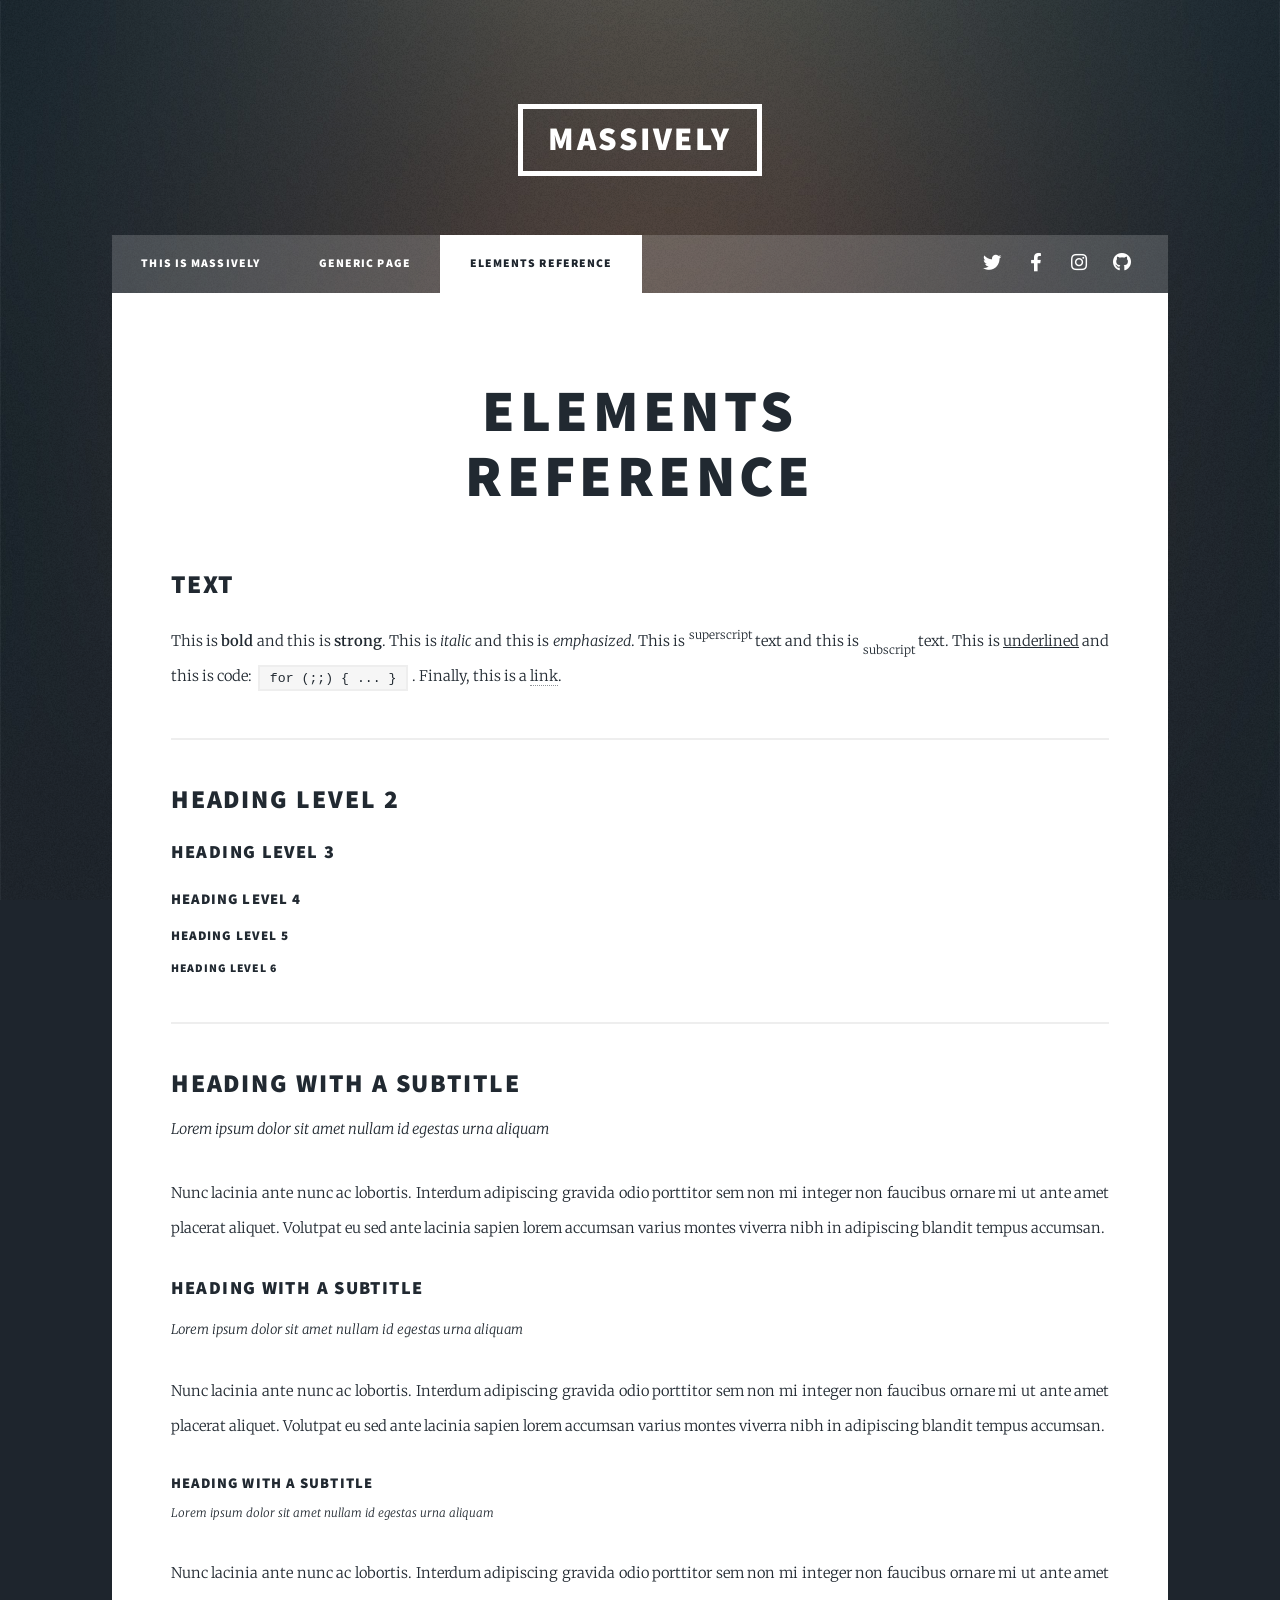
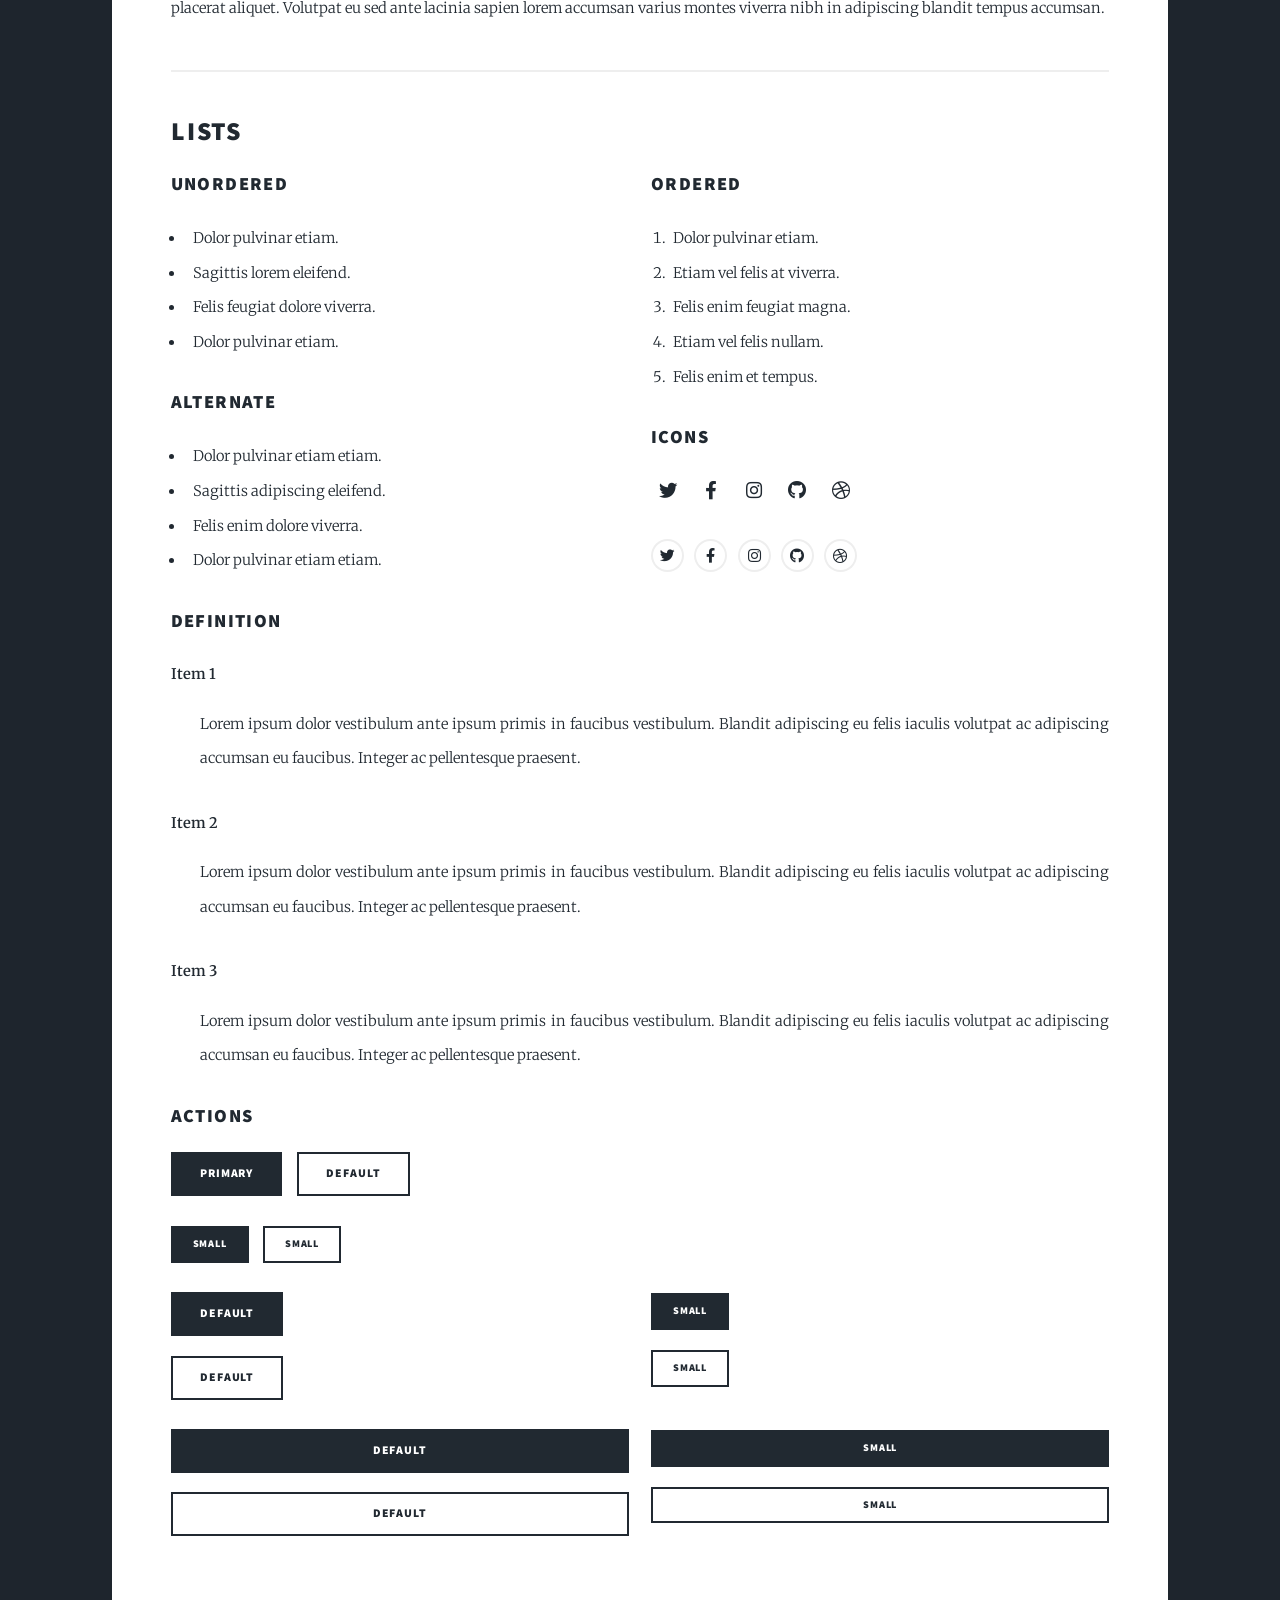
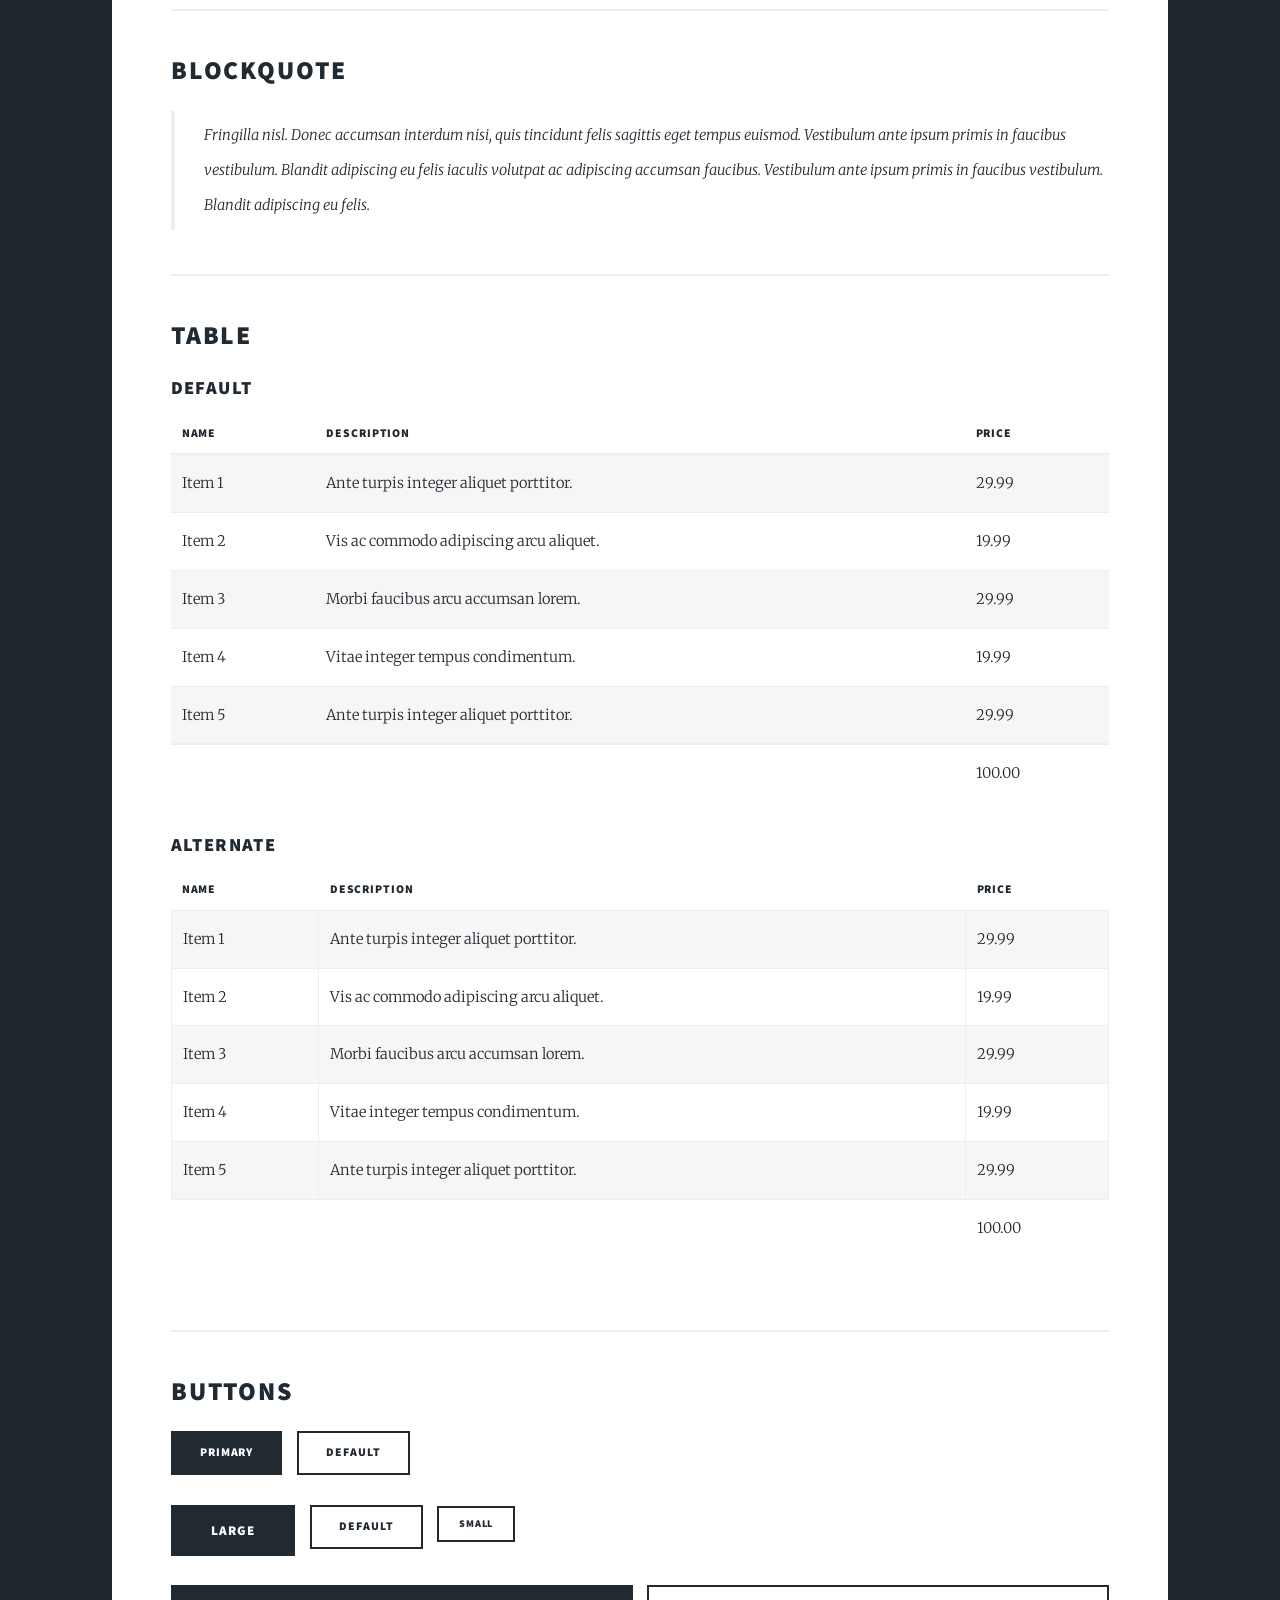
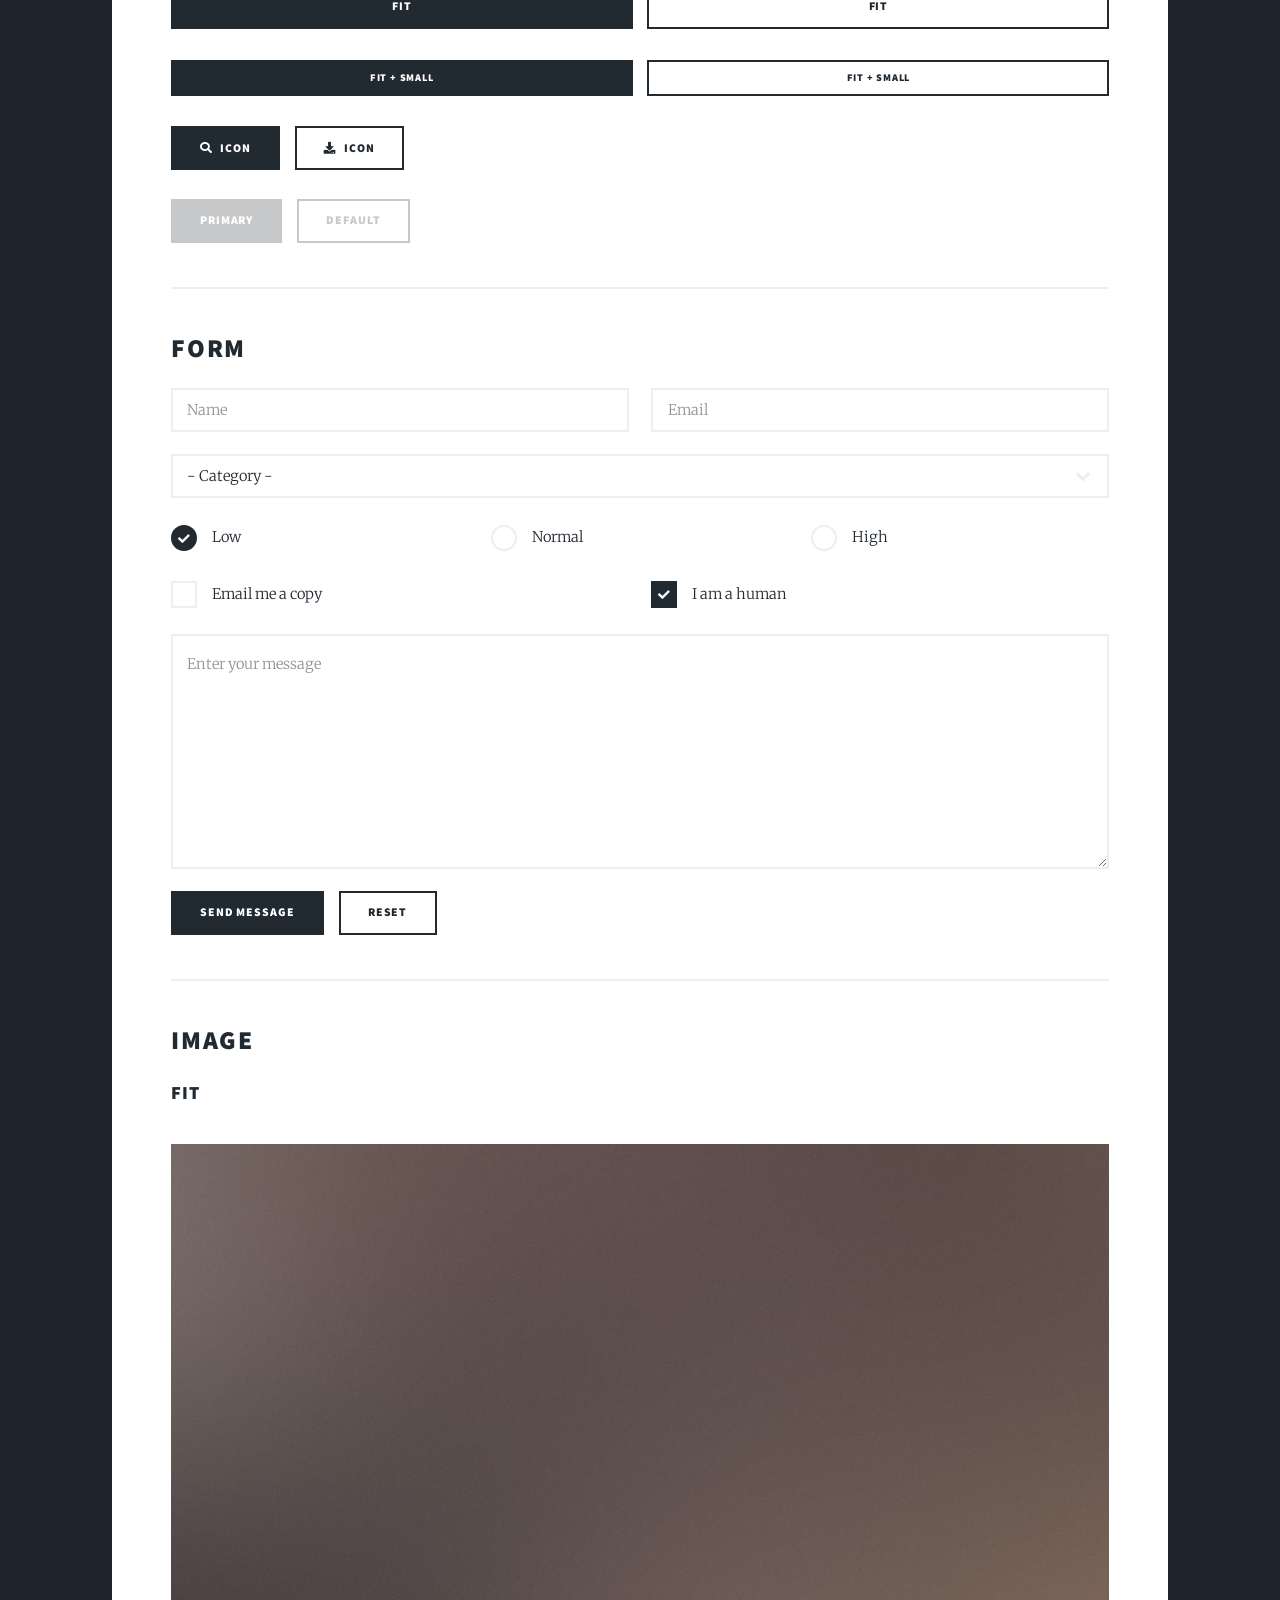
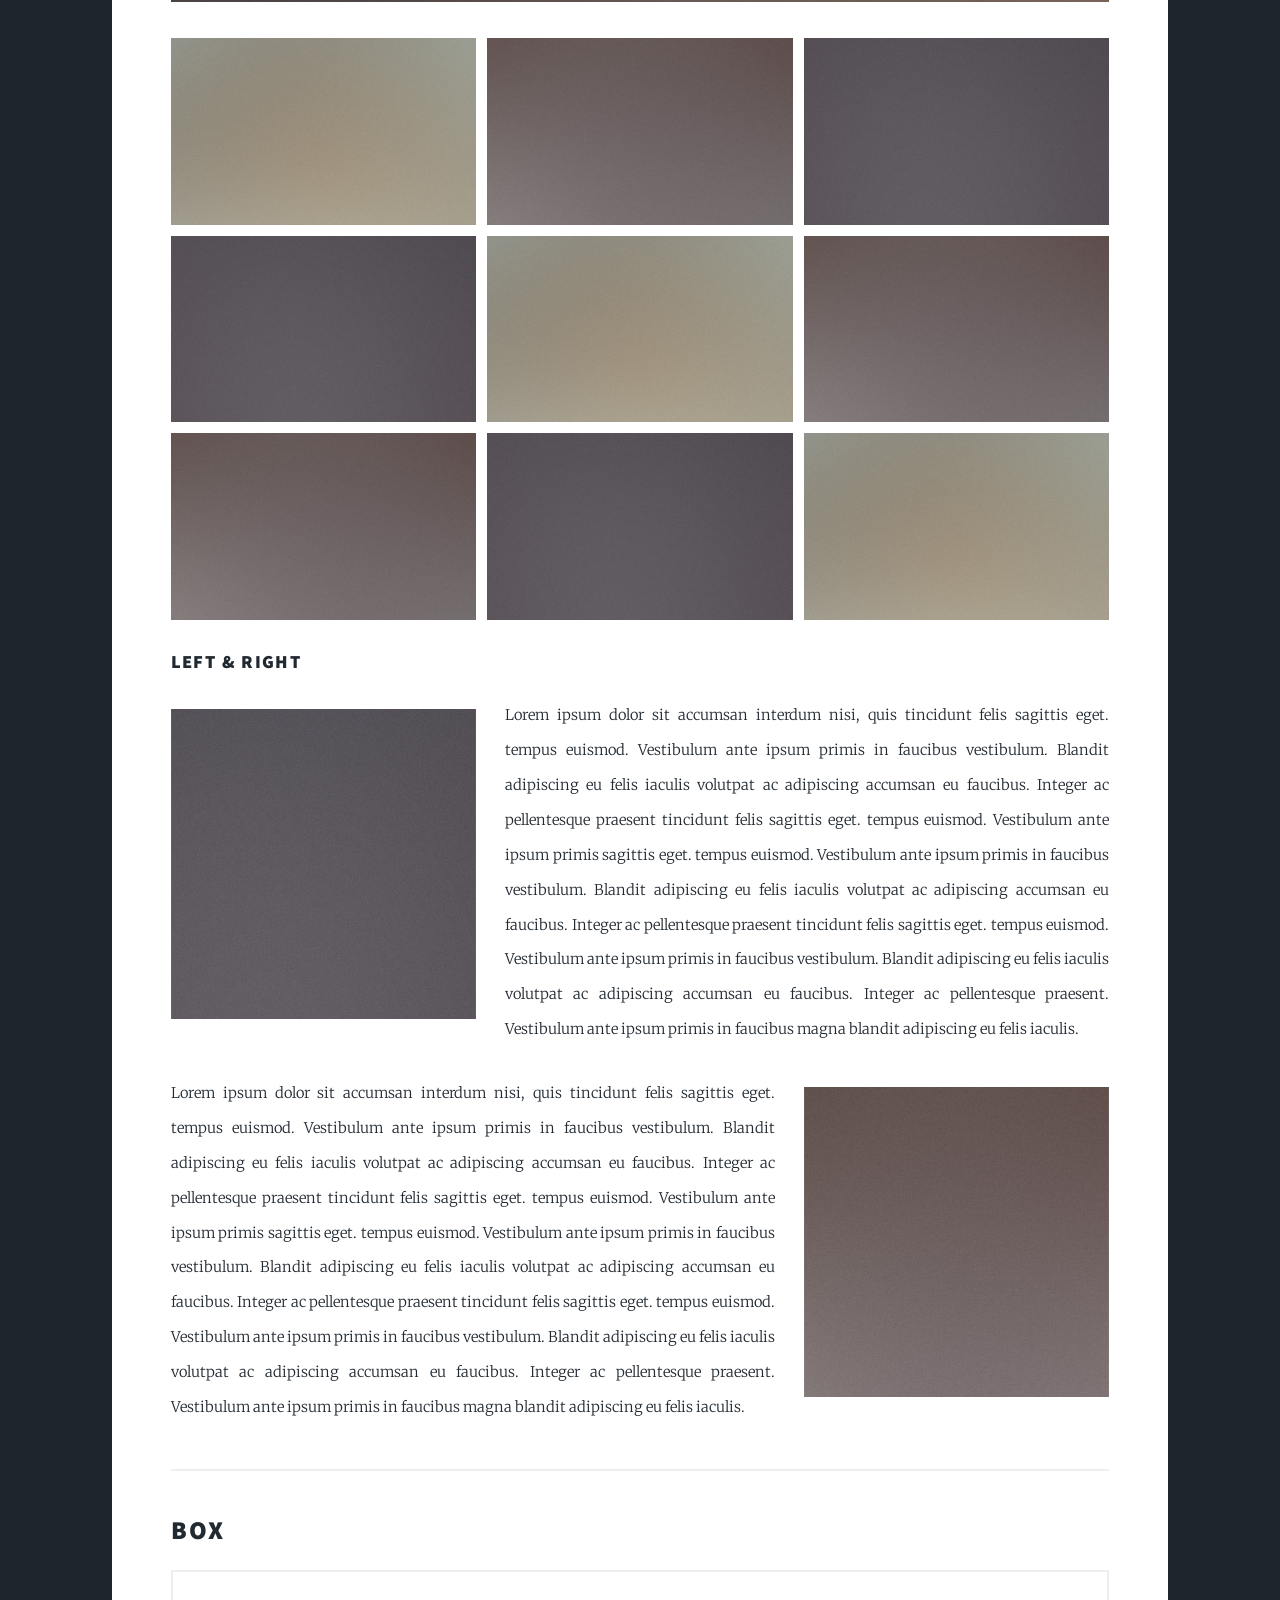
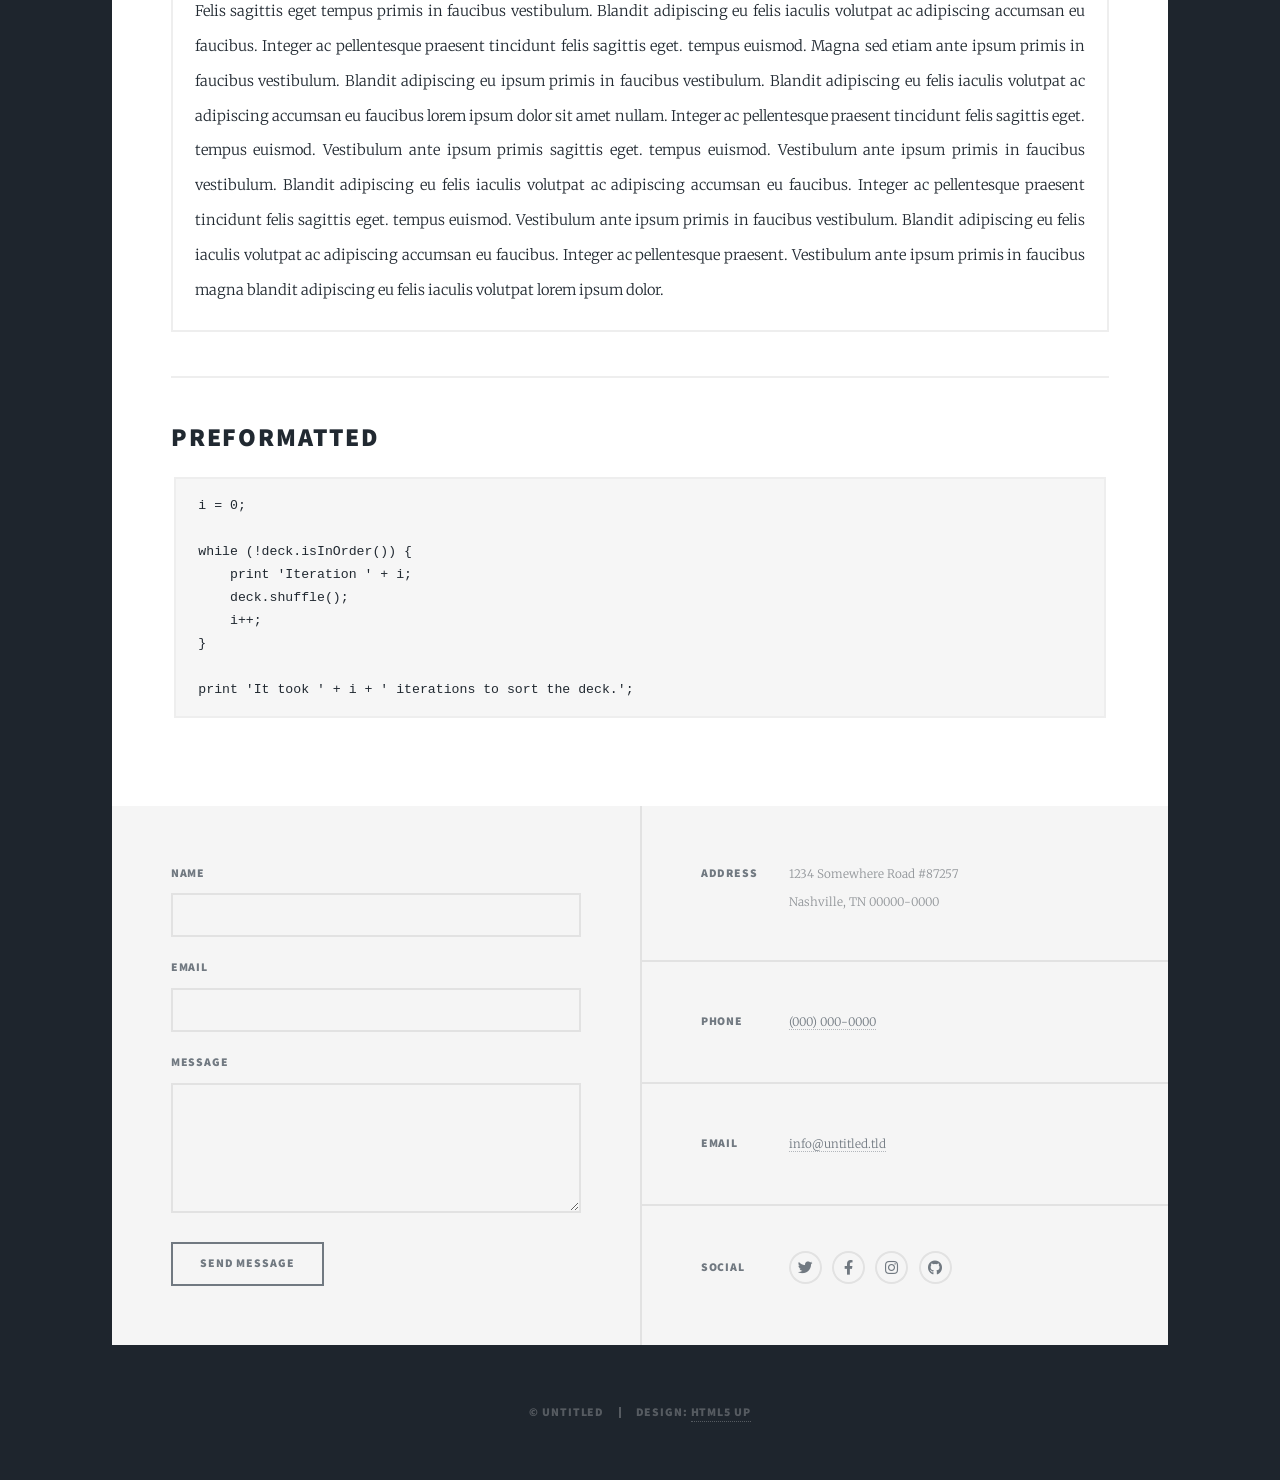
<file: elements.html>
<!DOCTYPE HTML>
<!--
	Massively by HTML5 UP
	html5up.net | @ajlkn
	Free for personal and commercial use under the CCA 3.0 license (html5up.net/license)
-->
<html>
	<head>
		<title>Elements Reference - Massively by HTML5 UP</title>
		<meta charset="utf-8" />
		<meta name="viewport" content="width=device-width, initial-scale=1, user-scalable=no" />
		<link rel="stylesheet" href="assets/css/main.css" />
		<noscript><link rel="stylesheet" href="assets/css/noscript.css" /></noscript>
	</head>
	<body class="is-preload">

		<!-- Wrapper -->
			<div id="wrapper">

				<!-- Header -->
					<header id="header">
						<a href="index.html" class="logo">Massively</a>
					</header>

				<!-- Nav -->
					<nav id="nav">
						<ul class="links">
							<li><a href="index.html">This is Massively</a></li>
							<li><a href="generic.html">Generic Page</a></li>
							<li class="active"><a href="elements.html">Elements Reference</a></li>
						</ul>
						<ul class="icons">
							<li><a href="#" class="icon brands fa-twitter"><span class="label">Twitter</span></a></li>
							<li><a href="#" class="icon brands fa-facebook-f"><span class="label">Facebook</span></a></li>
							<li><a href="#" class="icon brands fa-instagram"><span class="label">Instagram</span></a></li>
							<li><a href="#" class="icon brands fa-github"><span class="label">GitHub</span></a></li>
						</ul>
					</nav>

				<!-- Main -->
					<div id="main">

						<!-- Post -->
							<section class="post">
								<header class="major">
									<h1>Elements<br />
									Reference</h1>
								</header>

								<!-- Text stuff -->
									<h2>Text</h2>
									<p>This is <b>bold</b> and this is <strong>strong</strong>. This is <i>italic</i> and this is <em>emphasized</em>.
									This is <sup>superscript</sup> text and this is <sub>subscript</sub> text.
									This is <u>underlined</u> and this is code: <code>for (;;) { ... }</code>.
									Finally, this is a <a href="#">link</a>.</p>
									<hr />
									<h2>Heading Level 2</h2>
									<h3>Heading Level 3</h3>
									<h4>Heading Level 4</h4>
									<h5>Heading Level 5</h5>
									<h6>Heading Level 6</h6>
									<hr />
									<header>
										<h2>Heading with a Subtitle</h2>
										<p>Lorem ipsum dolor sit amet nullam id egestas urna aliquam</p>
									</header>
									<p>Nunc lacinia ante nunc ac lobortis. Interdum adipiscing gravida odio porttitor sem non mi integer non faucibus ornare mi ut ante amet placerat aliquet. Volutpat eu sed ante lacinia sapien lorem accumsan varius montes viverra nibh in adipiscing blandit tempus accumsan.</p>
									<header>
										<h3>Heading with a Subtitle</h3>
										<p>Lorem ipsum dolor sit amet nullam id egestas urna aliquam</p>
									</header>
									<p>Nunc lacinia ante nunc ac lobortis. Interdum adipiscing gravida odio porttitor sem non mi integer non faucibus ornare mi ut ante amet placerat aliquet. Volutpat eu sed ante lacinia sapien lorem accumsan varius montes viverra nibh in adipiscing blandit tempus accumsan.</p>
									<header>
										<h4>Heading with a Subtitle</h4>
										<p>Lorem ipsum dolor sit amet nullam id egestas urna aliquam</p>
									</header>
									<p>Nunc lacinia ante nunc ac lobortis. Interdum adipiscing gravida odio porttitor sem non mi integer non faucibus ornare mi ut ante amet placerat aliquet. Volutpat eu sed ante lacinia sapien lorem accumsan varius montes viverra nibh in adipiscing blandit tempus accumsan.</p>

									<hr />

								<!-- Lists -->
									<h2>Lists</h2>
									<div class="row">
										<div class="col-6 col-12-small">

											<h3>Unordered</h3>
											<ul>
												<li>Dolor pulvinar etiam.</li>
												<li>Sagittis lorem eleifend.</li>
												<li>Felis feugiat dolore viverra.</li>
												<li>Dolor pulvinar etiam.</li>
											</ul>

											<h3>Alternate</h3>
											<ul class="alt">
												<li>Dolor pulvinar etiam etiam.</li>
												<li>Sagittis adipiscing eleifend.</li>
												<li>Felis enim dolore viverra.</li>
												<li>Dolor pulvinar etiam etiam.</li>
											</ul>

										</div>
										<div class="col-6 col-12-small">

											<h3>Ordered</h3>
											<ol>
												<li>Dolor pulvinar etiam.</li>
												<li>Etiam vel felis at viverra.</li>
												<li>Felis enim feugiat magna.</li>
												<li>Etiam vel felis nullam.</li>
												<li>Felis enim et tempus.</li>
											</ol>

											<h3>Icons</h3>
											<ul class="icons">
												<li><a href="#" class="icon brands fa-twitter"><span class="label">Twitter</span></a></li>
												<li><a href="#" class="icon brands fa-facebook-f"><span class="label">Facebook</span></a></li>
												<li><a href="#" class="icon brands fa-instagram"><span class="label">Instagram</span></a></li>
												<li><a href="#" class="icon brands fa-github"><span class="label">Github</span></a></li>
												<li><a href="#" class="icon brands fa-dribbble"><span class="label">Dribbble</span></a></li>
											</ul>
											<ul class="icons alt">
												<li><a href="#" class="icon brands alt fa-twitter"><span class="label">Twitter</span></a></li>
												<li><a href="#" class="icon brands alt fa-facebook-f"><span class="label">Facebook</span></a></li>
												<li><a href="#" class="icon brands alt fa-instagram"><span class="label">Instagram</span></a></li>
												<li><a href="#" class="icon brands alt fa-github"><span class="label">Github</span></a></li>
												<li><a href="#" class="icon brands alt fa-dribbble"><span class="label">Dribbble</span></a></li>
											</ul>

										</div>
									</div>
									<h3>Definition</h3>
									<dl>
										<dt>Item 1</dt>
										<dd>
											<p>Lorem ipsum dolor vestibulum ante ipsum primis in faucibus vestibulum. Blandit adipiscing eu felis iaculis volutpat ac adipiscing accumsan eu faucibus. Integer ac pellentesque praesent.</p>
										</dd>
										<dt>Item 2</dt>
										<dd>
											<p>Lorem ipsum dolor vestibulum ante ipsum primis in faucibus vestibulum. Blandit adipiscing eu felis iaculis volutpat ac adipiscing accumsan eu faucibus. Integer ac pellentesque praesent.</p>
										</dd>
										<dt>Item 3</dt>
										<dd>
											<p>Lorem ipsum dolor vestibulum ante ipsum primis in faucibus vestibulum. Blandit adipiscing eu felis iaculis volutpat ac adipiscing accumsan eu faucibus. Integer ac pellentesque praesent.</p>
										</dd>
									</dl>

									<h3>Actions</h3>
									<ul class="actions">
										<li><a href="#" class="button primary">Primary</a></li>
										<li><a href="#" class="button">Default</a></li>
									</ul>
									<ul class="actions small">
										<li><a href="#" class="button primary small">Small</a></li>
										<li><a href="#" class="button small">Small</a></li>
									</ul>
									<div class="row">
										<div class="col-6 col-12-small">
											<ul class="actions stacked">
												<li><a href="#" class="button primary">Default</a></li>
												<li><a href="#" class="button">Default</a></li>
											</ul>
										</div>
										<div class="col-6 col-12-small">
											<ul class="actions stacked">
												<li><a href="#" class="button primary small">Small</a></li>
												<li><a href="#" class="button small">Small</a></li>
											</ul>
										</div>
									</div>
									<div class="row">
										<div class="col-6 col-12-small">
											<ul class="actions stacked">
												<li><a href="#" class="button primary fit">Default</a></li>
												<li><a href="#" class="button fit">Default</a></li>
											</ul>
										</div>
										<div class="col-6 col-12-small">
											<ul class="actions stacked">
												<li><a href="#" class="button primary small fit">Small</a></li>
												<li><a href="#" class="button small fit">Small</a></li>
											</ul>
										</div>
									</div>

									<hr />

								<!-- Blockquote -->
									<h2>Blockquote</h2>
									<blockquote>Fringilla nisl. Donec accumsan interdum nisi, quis tincidunt felis sagittis eget tempus euismod. Vestibulum ante ipsum primis in faucibus vestibulum. Blandit adipiscing eu felis iaculis volutpat ac adipiscing accumsan faucibus. Vestibulum ante ipsum primis in faucibus vestibulum. Blandit adipiscing eu felis.</blockquote>

									<hr />

								<!-- Table -->
									<h2>Table</h2>

									<h3>Default</h3>
									<div class="table-wrapper">
										<table>
											<thead>
												<tr>
													<th>Name</th>
													<th>Description</th>
													<th>Price</th>
												</tr>
											</thead>
											<tbody>
												<tr>
													<td>Item 1</td>
													<td>Ante turpis integer aliquet porttitor.</td>
													<td>29.99</td>
												</tr>
												<tr>
													<td>Item 2</td>
													<td>Vis ac commodo adipiscing arcu aliquet.</td>
													<td>19.99</td>
												</tr>
												<tr>
													<td>Item 3</td>
													<td> Morbi faucibus arcu accumsan lorem.</td>
													<td>29.99</td>
												</tr>
												<tr>
													<td>Item 4</td>
													<td>Vitae integer tempus condimentum.</td>
													<td>19.99</td>
												</tr>
												<tr>
													<td>Item 5</td>
													<td>Ante turpis integer aliquet porttitor.</td>
													<td>29.99</td>
												</tr>
											</tbody>
											<tfoot>
												<tr>
													<td colspan="2"></td>
													<td>100.00</td>
												</tr>
											</tfoot>
										</table>
									</div>

									<h3>Alternate</h3>
									<div class="table-wrapper">
										<table class="alt">
											<thead>
												<tr>
													<th>Name</th>
													<th>Description</th>
													<th>Price</th>
												</tr>
											</thead>
											<tbody>
												<tr>
													<td>Item 1</td>
													<td>Ante turpis integer aliquet porttitor.</td>
													<td>29.99</td>
												</tr>
												<tr>
													<td>Item 2</td>
													<td>Vis ac commodo adipiscing arcu aliquet.</td>
													<td>19.99</td>
												</tr>
												<tr>
													<td>Item 3</td>
													<td> Morbi faucibus arcu accumsan lorem.</td>
													<td>29.99</td>
												</tr>
												<tr>
													<td>Item 4</td>
													<td>Vitae integer tempus condimentum.</td>
													<td>19.99</td>
												</tr>
												<tr>
													<td>Item 5</td>
													<td>Ante turpis integer aliquet porttitor.</td>
													<td>29.99</td>
												</tr>
											</tbody>
											<tfoot>
												<tr>
													<td colspan="2"></td>
													<td>100.00</td>
												</tr>
											</tfoot>
										</table>
									</div>

									<hr />

								<!-- Buttons -->
									<h2>Buttons</h2>
									<ul class="actions">
										<li><a href="#" class="button primary">Primary</a></li>
										<li><a href="#" class="button">Default</a></li>
									</ul>
									<ul class="actions">
										<li><a href="#" class="button primary large">Large</a></li>
										<li><a href="#" class="button">Default</a></li>
										<li><a href="#" class="button small">Small</a></li>
									</ul>
									<ul class="actions fit">
										<li><a href="#" class="button primary fit">Fit</a></li>
										<li><a href="#" class="button fit">Fit</a></li>
									</ul>
									<ul class="actions fit small">
										<li><a href="#" class="button primary fit small">Fit + Small</a></li>
										<li><a href="#" class="button fit small">Fit + Small</a></li>
									</ul>
									<ul class="actions">
										<li><a href="#" class="button primary icon solid fa-search">Icon</a></li>
										<li><a href="#" class="button icon solid fa-download">Icon</a></li>
									</ul>
									<ul class="actions">
										<li><span class="button primary disabled">Primary</span></li>
										<li><span class="button disabled">Default</span></li>
									</ul>

									<hr />

								<!-- Form -->
									<h2>Form</h2>

									<form method="post" action="#">
										<div class="row gtr-uniform">
											<div class="col-6 col-12-xsmall">
												<input type="text" name="demo-name" id="demo-name" value="" placeholder="Name" />
											</div>
											<div class="col-6 col-12-xsmall">
												<input type="email" name="demo-email" id="demo-email" value="" placeholder="Email" />
											</div>
											<!-- Break -->
											<div class="col-12">
												<select name="demo-category" id="demo-category">
													<option value="">- Category -</option>
													<option value="1">Manufacturing</option>
													<option value="1">Shipping</option>
													<option value="1">Administration</option>
													<option value="1">Human Resources</option>
												</select>
											</div>
											<!-- Break -->
											<div class="col-4 col-12-small">
												<input type="radio" id="demo-priority-low" name="demo-priority" checked>
												<label for="demo-priority-low">Low</label>
											</div>
											<div class="col-4 col-12-small">
												<input type="radio" id="demo-priority-normal" name="demo-priority">
												<label for="demo-priority-normal">Normal</label>
											</div>
											<div class="col-4 col-12-small">
												<input type="radio" id="demo-priority-high" name="demo-priority">
												<label for="demo-priority-high">High</label>
											</div>
											<!-- Break -->
											<div class="col-6 col-12-small">
												<input type="checkbox" id="demo-copy" name="demo-copy">
												<label for="demo-copy">Email me a copy</label>
											</div>
											<div class="col-6 col-12-small">
												<input type="checkbox" id="demo-human" name="demo-human" checked>
												<label for="demo-human">I am a human</label>
											</div>
											<!-- Break -->
											<div class="col-12">
												<textarea name="demo-message" id="demo-message" placeholder="Enter your message" rows="6"></textarea>
											</div>
											<!-- Break -->
											<div class="col-12">
												<ul class="actions">
													<li><input type="submit" value="Send Message" class="primary" /></li>
													<li><input type="reset" value="Reset" /></li>
												</ul>
											</div>
										</div>
									</form>

									<hr />

								<!-- Image -->
									<h2>Image</h2>

									<h3>Fit</h3>
									<span class="image fit"><img src="images/pic01.jpg" alt="" /></span>
									<div class="box alt">
										<div class="row gtr-50 gtr-uniform">
											<div class="col-4"><span class="image fit"><img src="images/pic02.jpg" alt="" /></span></div>
											<div class="col-4"><span class="image fit"><img src="images/pic03.jpg" alt="" /></span></div>
											<div class="col-4"><span class="image fit"><img src="images/pic04.jpg" alt="" /></span></div>
											<!-- Break -->
											<div class="col-4"><span class="image fit"><img src="images/pic04.jpg" alt="" /></span></div>
											<div class="col-4"><span class="image fit"><img src="images/pic02.jpg" alt="" /></span></div>
											<div class="col-4"><span class="image fit"><img src="images/pic03.jpg" alt="" /></span></div>
											<!-- Break -->
											<div class="col-4"><span class="image fit"><img src="images/pic03.jpg" alt="" /></span></div>
											<div class="col-4"><span class="image fit"><img src="images/pic04.jpg" alt="" /></span></div>
											<div class="col-4"><span class="image fit"><img src="images/pic02.jpg" alt="" /></span></div>
										</div>
									</div>

									<h3>Left &amp; Right</h3>
									<p><span class="image left"><img src="images/pic08.jpg" alt="" /></span>Lorem ipsum dolor sit accumsan interdum nisi, quis tincidunt felis sagittis eget. tempus euismod. Vestibulum ante ipsum primis in faucibus vestibulum. Blandit adipiscing eu felis iaculis volutpat ac adipiscing accumsan eu faucibus. Integer ac pellentesque praesent tincidunt felis sagittis eget. tempus euismod. Vestibulum ante ipsum primis sagittis eget. tempus euismod. Vestibulum ante ipsum primis in faucibus vestibulum. Blandit adipiscing eu felis iaculis volutpat ac adipiscing accumsan eu faucibus. Integer ac pellentesque praesent tincidunt felis sagittis eget. tempus euismod. Vestibulum ante ipsum primis in faucibus vestibulum. Blandit adipiscing eu felis iaculis volutpat ac adipiscing accumsan eu faucibus. Integer ac pellentesque praesent. Vestibulum ante ipsum primis in faucibus magna blandit adipiscing eu felis iaculis.</p>
									<p><span class="image right"><img src="images/pic09.jpg" alt="" /></span>Lorem ipsum dolor sit accumsan interdum nisi, quis tincidunt felis sagittis eget. tempus euismod. Vestibulum ante ipsum primis in faucibus vestibulum. Blandit adipiscing eu felis iaculis volutpat ac adipiscing accumsan eu faucibus. Integer ac pellentesque praesent tincidunt felis sagittis eget. tempus euismod. Vestibulum ante ipsum primis sagittis eget. tempus euismod. Vestibulum ante ipsum primis in faucibus vestibulum. Blandit adipiscing eu felis iaculis volutpat ac adipiscing accumsan eu faucibus. Integer ac pellentesque praesent tincidunt felis sagittis eget. tempus euismod. Vestibulum ante ipsum primis in faucibus vestibulum. Blandit adipiscing eu felis iaculis volutpat ac adipiscing accumsan eu faucibus. Integer ac pellentesque praesent. Vestibulum ante ipsum primis in faucibus magna blandit adipiscing eu felis iaculis.</p>

									<hr />

								<!-- Box -->
									<h2>Box</h2>
									<div class="box">
										<p>Felis sagittis eget tempus primis in faucibus vestibulum. Blandit adipiscing eu felis iaculis volutpat ac adipiscing accumsan eu faucibus. Integer ac pellentesque praesent tincidunt felis sagittis eget. tempus euismod. Magna sed etiam ante ipsum primis in faucibus vestibulum. Blandit adipiscing eu ipsum primis in faucibus vestibulum. Blandit adipiscing eu felis iaculis volutpat ac adipiscing accumsan eu faucibus lorem ipsum dolor sit amet nullam. Integer ac pellentesque praesent tincidunt felis sagittis eget. tempus euismod. Vestibulum ante ipsum primis sagittis eget. tempus euismod. Vestibulum ante ipsum primis in faucibus vestibulum. Blandit adipiscing eu felis iaculis volutpat ac adipiscing accumsan eu faucibus. Integer ac pellentesque praesent tincidunt felis sagittis eget. tempus euismod. Vestibulum ante ipsum primis in faucibus vestibulum. Blandit adipiscing eu felis iaculis volutpat ac adipiscing accumsan eu faucibus. Integer ac pellentesque praesent. Vestibulum ante ipsum primis in faucibus magna blandit adipiscing eu felis iaculis volutpat lorem ipsum dolor.</p>
									</div>

									<hr />

								<!-- Preformatted Code -->
									<h2>Preformatted</h2>
									<pre><code>i = 0;

while (!deck.isInOrder()) {
    print 'Iteration ' + i;
    deck.shuffle();
    i++;
}

print 'It took ' + i + ' iterations to sort the deck.';
</code></pre>

							</section>

					</div>

				<!-- Footer -->
					<footer id="footer">
						<section>
							<form method="post" action="#">
								<div class="fields">
									<div class="field">
										<label for="name">Name</label>
										<input type="text" name="name" id="name" />
									</div>
									<div class="field">
										<label for="email">Email</label>
										<input type="text" name="email" id="email" />
									</div>
									<div class="field">
										<label for="message">Message</label>
										<textarea name="message" id="message" rows="3"></textarea>
									</div>
								</div>
								<ul class="actions">
									<li><input type="submit" value="Send Message" /></li>
								</ul>
							</form>
						</section>
						<section class="split contact">
							<section class="alt">
								<h3>Address</h3>
								<p>1234 Somewhere Road #87257<br />
								Nashville, TN 00000-0000</p>
							</section>
							<section>
								<h3>Phone</h3>
								<p><a href="#">(000) 000-0000</a></p>
							</section>
							<section>
								<h3>Email</h3>
								<p><a href="#">info@untitled.tld</a></p>
							</section>
							<section>
								<h3>Social</h3>
								<ul class="icons alt">
									<li><a href="#" class="icon brands alt fa-twitter"><span class="label">Twitter</span></a></li>
									<li><a href="#" class="icon brands alt fa-facebook-f"><span class="label">Facebook</span></a></li>
									<li><a href="#" class="icon brands alt fa-instagram"><span class="label">Instagram</span></a></li>
									<li><a href="#" class="icon brands alt fa-github"><span class="label">GitHub</span></a></li>
								</ul>
							</section>
						</section>
					</footer>

				<!-- Copyright -->
					<div id="copyright">
						<ul><li>&copy; Untitled</li><li>Design: <a href="https://html5up.net">HTML5 UP</a></li></ul>
					</div>

			</div>

		<!-- Scripts -->
			<script src="assets/js/jquery.min.js"></script>
			<script src="assets/js/jquery.scrollex.min.js"></script>
			<script src="assets/js/jquery.scrolly.min.js"></script>
			<script src="assets/js/browser.min.js"></script>
			<script src="assets/js/breakpoints.min.js"></script>
			<script src="assets/js/util.js"></script>
			<script src="assets/js/main.js"></script>

	</body>
</html>
</file>
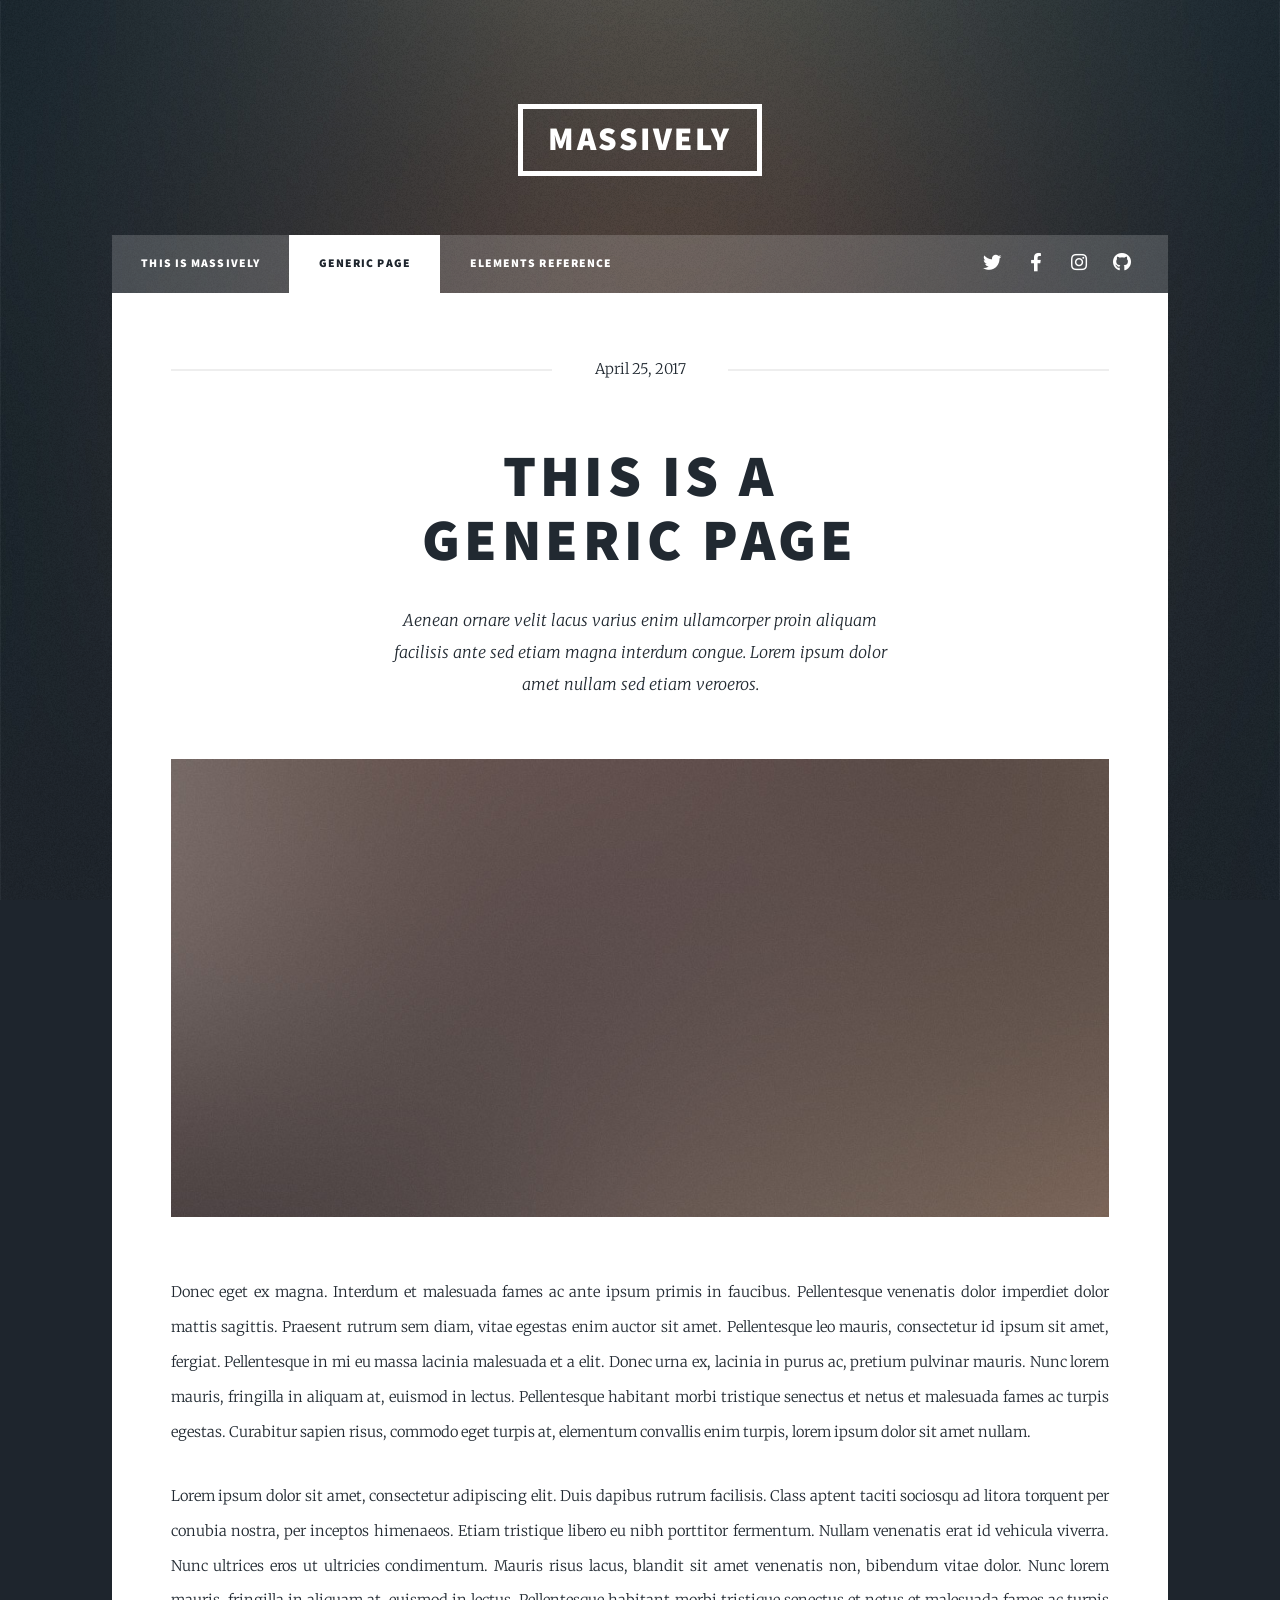
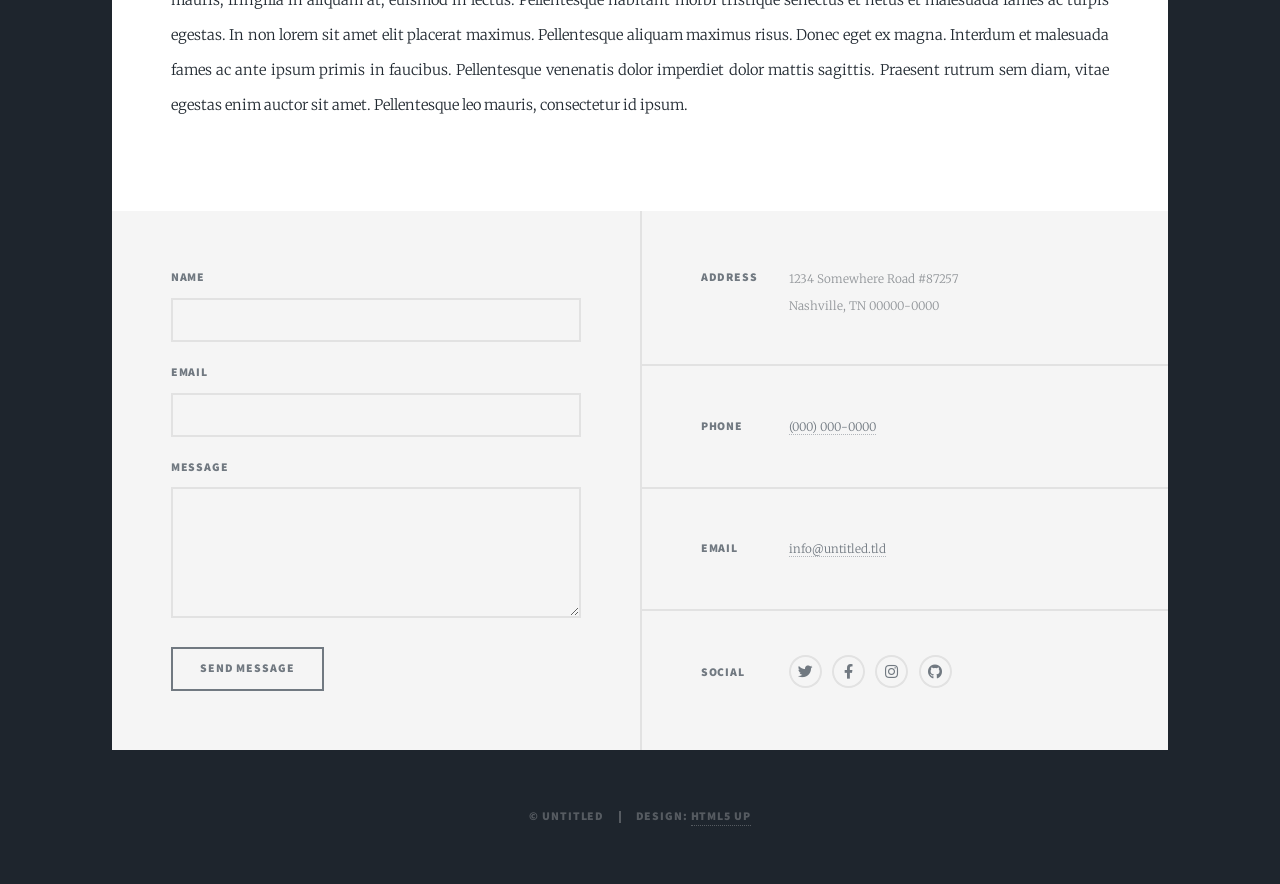
<file: generic.html>
<!DOCTYPE HTML>
<!--
	Massively by HTML5 UP
	html5up.net | @ajlkn
	Free for personal and commercial use under the CCA 3.0 license (html5up.net/license)
-->
<html>
	<head>
		<title>Generic Page - Massively by HTML5 UP</title>
		<meta charset="utf-8" />
		<meta name="viewport" content="width=device-width, initial-scale=1, user-scalable=no" />
		<link rel="stylesheet" href="assets/css/main.css" />
		<noscript><link rel="stylesheet" href="assets/css/noscript.css" /></noscript>
	</head>
	<body class="is-preload">

		<!-- Wrapper -->
			<div id="wrapper">

				<!-- Header -->
					<header id="header">
						<a href="index.html" class="logo">Massively</a>
					</header>

				<!-- Nav -->
					<nav id="nav">
						<ul class="links">
							<li><a href="index.html">This is Massively</a></li>
							<li class="active"><a href="generic.html">Generic Page</a></li>
							<li><a href="elements.html">Elements Reference</a></li>
						</ul>
						<ul class="icons">
							<li><a href="#" class="icon brands fa-twitter"><span class="label">Twitter</span></a></li>
							<li><a href="#" class="icon brands fa-facebook-f"><span class="label">Facebook</span></a></li>
							<li><a href="#" class="icon brands fa-instagram"><span class="label">Instagram</span></a></li>
							<li><a href="#" class="icon brands fa-github"><span class="label">GitHub</span></a></li>
						</ul>
					</nav>

				<!-- Main -->
					<div id="main">

						<!-- Post -->
							<section class="post">
								<header class="major">
									<span class="date">April 25, 2017</span>
									<h1>This is a<br />
									Generic Page</h1>
									<p>Aenean ornare velit lacus varius enim ullamcorper proin aliquam<br />
									facilisis ante sed etiam magna interdum congue. Lorem ipsum dolor<br />
									amet nullam sed etiam veroeros.</p>
								</header>
								<div class="image main"><img src="images/pic01.jpg" alt="" /></div>
								<p>Donec eget ex magna. Interdum et malesuada fames ac ante ipsum primis in faucibus. Pellentesque venenatis dolor imperdiet dolor mattis sagittis. Praesent rutrum sem diam, vitae egestas enim auctor sit amet. Pellentesque leo mauris, consectetur id ipsum sit amet, fergiat. Pellentesque in mi eu massa lacinia malesuada et a elit. Donec urna ex, lacinia in purus ac, pretium pulvinar mauris. Nunc lorem mauris, fringilla in aliquam at, euismod in lectus. Pellentesque habitant morbi tristique senectus et netus et malesuada fames ac turpis egestas. Curabitur sapien risus, commodo eget turpis at, elementum convallis enim turpis, lorem ipsum dolor sit amet nullam.</p>
								<p>Lorem ipsum dolor sit amet, consectetur adipiscing elit. Duis dapibus rutrum facilisis. Class aptent taciti sociosqu ad litora torquent per conubia nostra, per inceptos himenaeos. Etiam tristique libero eu nibh porttitor fermentum. Nullam venenatis erat id vehicula viverra. Nunc ultrices eros ut ultricies condimentum. Mauris risus lacus, blandit sit amet venenatis non, bibendum vitae dolor. Nunc lorem mauris, fringilla in aliquam at, euismod in lectus. Pellentesque habitant morbi tristique senectus et netus et malesuada fames ac turpis egestas. In non lorem sit amet elit placerat maximus. Pellentesque aliquam maximus risus. Donec eget ex magna. Interdum et malesuada fames ac ante ipsum primis in faucibus. Pellentesque venenatis dolor imperdiet dolor mattis sagittis. Praesent rutrum sem diam, vitae egestas enim auctor sit amet. Pellentesque leo mauris, consectetur id ipsum.</p>
							</section>

					</div>

				<!-- Footer -->
					<footer id="footer">
						<section>
							<form method="post" action="#">
								<div class="fields">
									<div class="field">
										<label for="name">Name</label>
										<input type="text" name="name" id="name" />
									</div>
									<div class="field">
										<label for="email">Email</label>
										<input type="text" name="email" id="email" />
									</div>
									<div class="field">
										<label for="message">Message</label>
										<textarea name="message" id="message" rows="3"></textarea>
									</div>
								</div>
								<ul class="actions">
									<li><input type="submit" value="Send Message" /></li>
								</ul>
							</form>
						</section>
						<section class="split contact">
							<section class="alt">
								<h3>Address</h3>
								<p>1234 Somewhere Road #87257<br />
								Nashville, TN 00000-0000</p>
							</section>
							<section>
								<h3>Phone</h3>
								<p><a href="#">(000) 000-0000</a></p>
							</section>
							<section>
								<h3>Email</h3>
								<p><a href="#">info@untitled.tld</a></p>
							</section>
							<section>
								<h3>Social</h3>
								<ul class="icons alt">
									<li><a href="#" class="icon brands alt fa-twitter"><span class="label">Twitter</span></a></li>
									<li><a href="#" class="icon brands alt fa-facebook-f"><span class="label">Facebook</span></a></li>
									<li><a href="#" class="icon brands alt fa-instagram"><span class="label">Instagram</span></a></li>
									<li><a href="#" class="icon brands alt fa-github"><span class="label">GitHub</span></a></li>
								</ul>
							</section>
						</section>
					</footer>

				<!-- Copyright -->
					<div id="copyright">
						<ul><li>&copy; Untitled</li><li>Design: <a href="https://html5up.net">HTML5 UP</a></li></ul>
					</div>

			</div>

		<!-- Scripts -->
			<script src="assets/js/jquery.min.js"></script>
			<script src="assets/js/jquery.scrollex.min.js"></script>
			<script src="assets/js/jquery.scrolly.min.js"></script>
			<script src="assets/js/browser.min.js"></script>
			<script src="assets/js/breakpoints.min.js"></script>
			<script src="assets/js/util.js"></script>
			<script src="assets/js/main.js"></script>

	</body>
</html>
</file>
<file: css/style.css>
/* ===================================================
   PORTFOLIO STYLESHEET — Dark Green → Emerald Theme
   =================================================== */

/* --- Google Fonts --- */
@import url('https://fonts.googleapis.com/css2?family=Outfit:wght@300;400;500;600;700;800;900&family=Inter:wght@300;400;500;600&family=JetBrains+Mono:wght@400;500&display=swap');

/* --- Design Tokens --- */
:root {
  --bg-primary:    #050f0a;
  --bg-secondary:  #0a1a10;
  --bg-card:       rgba(10, 30, 16, 0.6);
  --bg-glass:      rgba(16, 40, 22, 0.45);

  --accent-1:      #00c853;   /* vivid emerald */
  --accent-2:      #00e676;   /* bright green  */
  --accent-3:      #69f0ae;   /* soft mint     */
  --accent-glow:   rgba(0, 200, 83, 0.3);

  --text-primary:  #e8f5e9;
  --text-secondary:#a5d6a7;
  --text-muted:    #558b5e;

  --border-color:  rgba(0, 200, 83, 0.15);
  --border-hover:  rgba(0, 200, 83, 0.45);

  --font-heading:  'Outfit', sans-serif;
  --font-body:     'Inter', sans-serif;
  --font-mono:     'JetBrains Mono', monospace;

  --radius-sm:     8px;
  --radius-md:     14px;
  --radius-lg:     22px;
  --radius-xl:     32px;

  --shadow-sm:     0 2px 12px rgba(0,0,0,0.4);
  --shadow-md:     0 8px 32px rgba(0,0,0,0.5);
  --shadow-glow:   0 0 40px rgba(0, 200, 83, 0.2);

  --transition:    0.3s cubic-bezier(0.4, 0, 0.2, 1);
  --transition-slow: 0.6s cubic-bezier(0.4, 0, 0.2, 1);

  --max-width:     1200px;
  --nav-height:    72px;
}

body.light-theme {
  --bg-primary:    #f4f9f5;
  --bg-secondary:  #e8f2eb;
  --bg-card:       rgba(232, 242, 235, 0.7);
  --bg-glass:      rgba(255, 255, 255, 0.6);

  --accent-1:      #00a846;
  --accent-2:      #008f3a;
  --accent-3:      #1b5e20;
  --accent-glow:   rgba(0, 168, 70, 0.15);

  --text-primary:  #0a1d13;
  --text-secondary:#1e462d;
  --text-muted:    #4e785c;

  --border-color:  rgba(0, 168, 70, 0.15);
  --border-hover:  rgba(0, 168, 70, 0.4);

  --shadow-sm:     0 2px 12px rgba(0,0,0,0.08);
  --shadow-md:     0 8px 32px rgba(0,0,0,0.1);
  --shadow-glow:   0 0 40px rgba(0, 168, 70, 0.1);
}


/* --- Reset --- */
*, *::before, *::after { box-sizing: border-box; margin: 0; padding: 0; }

html { scroll-behavior: smooth; font-size: 16px; }

body {
  font-family: var(--font-body);
  background-color: var(--bg-primary);
  color: var(--text-primary);
  line-height: 1.65;
  overflow-x: hidden;
}

/* --- Scrollbar --- */
::-webkit-scrollbar { width: 6px; }
::-webkit-scrollbar-track { background: var(--bg-primary); }
::-webkit-scrollbar-thumb { background: var(--accent-1); border-radius: 10px; }

/* --- Selection --- */
::selection { background: var(--accent-1); color: #000; }

/* --- Typography --- */
h1, h2, h3, h4, h5 {
  font-family: var(--font-heading);
  line-height: 1.2;
  font-weight: 700;
}

a { color: inherit; text-decoration: none; }

img { max-width: 100%; display: block; }

/* --- Utility --- */
.container {
  max-width: var(--max-width);
  margin: 0 auto;
  padding: 0 24px;
}

.section-label {
  font-family: var(--font-mono);
  font-size: 0.8rem;
  color: var(--accent-1);
  text-transform: uppercase;
  letter-spacing: 3px;
  display: flex;
  align-items: center;
  gap: 12px;
  margin-bottom: 12px;
}
.section-label::before {
  content: '';
  width: 32px;
  height: 2px;
  background: var(--accent-1);
  border-radius: 2px;
}

.section-title {
  font-size: clamp(2rem, 5vw, 3rem);
  font-weight: 800;
  background: linear-gradient(135deg, var(--text-primary) 30%, var(--accent-3));
  -webkit-background-clip: text;
  -webkit-text-fill-color: transparent;
  background-clip: text;
  margin-bottom: 16px;
}

.section-desc {
  color: var(--text-secondary);
  font-size: 1.05rem;
  max-width: 560px;
  margin-bottom: 56px;
}

.glass-card {
  background: var(--bg-glass);
  border: 1px solid var(--border-color);
  border-radius: var(--radius-lg);
  backdrop-filter: blur(16px);
  -webkit-backdrop-filter: blur(16px);
}

.btn {
  display: inline-flex;
  align-items: center;
  gap: 8px;
  padding: 12px 28px;
  border-radius: var(--radius-md);
  font-family: var(--font-heading);
  font-weight: 600;
  font-size: 0.95rem;
  cursor: pointer;
  transition: var(--transition);
  border: none;
  outline: none;
  position: relative;
  overflow: hidden;
}

.btn::after {
  content: '';
  position: absolute;
  inset: 0;
  background: rgba(255,255,255,0.08);
  opacity: 0;
  transition: var(--transition);
}
.btn:hover::after { opacity: 1; }

.btn-primary {
  background: linear-gradient(135deg, var(--accent-1), var(--accent-2));
  color: #000;
  box-shadow: 0 4px 24px var(--accent-glow);
}
.btn-primary:hover { transform: translateY(-2px); box-shadow: 0 8px 32px var(--accent-glow); }

.btn-outline {
  background: transparent;
  color: var(--accent-2);
  border: 1.5px solid var(--accent-1);
}
.btn-outline:hover { background: var(--accent-glow); transform: translateY(-2px); }

.tag {
  font-family: var(--font-mono);
  font-size: 0.72rem;
  padding: 4px 10px;
  border-radius: 999px;
  background: rgba(0, 200, 83, 0.1);
  color: var(--accent-3);
  border: 1px solid rgba(0, 200, 83, 0.2);
  white-space: nowrap;
  transition: var(--transition);
}
.tag:hover { background: rgba(0, 200, 83, 0.2); border-color: var(--accent-1); }

/* ===================================================
   BACKGROUND CANVAS
   =================================================== */
#bg-canvas {
  position: fixed;
  inset: 0;
  z-index: 0;
  pointer-events: none;
}

/* ===================================================
   NAVIGATION
   =================================================== */
.navbar {
  position: fixed;
  top: 0;
  left: 0;
  right: 0;
  height: var(--nav-height);
  z-index: 1000;
  transition: var(--transition);
}

.navbar.scrolled {
  background: rgba(5, 15, 10, 0.9);
  backdrop-filter: blur(20px);
  -webkit-backdrop-filter: blur(20px);
  border-bottom: 1px solid var(--border-color);
  box-shadow: var(--shadow-sm);
}

.nav-inner {
  display: flex;
  align-items: center;
  justify-content: space-between;
  height: 100%;
}

.nav-logo {
  font-family: var(--font-heading);
  font-size: 1.4rem;
  font-weight: 800;
  background: linear-gradient(135deg, var(--accent-1), var(--accent-3));
  -webkit-background-clip: text;
  -webkit-text-fill-color: transparent;
  background-clip: text;
  letter-spacing: -0.5px;
}

.nav-links {
  display: flex;
  align-items: center;
  gap: 36px;
  list-style: none;
}

.nav-links a {
  font-family: var(--font-heading);
  font-size: 0.9rem;
  font-weight: 500;
  color: var(--text-secondary);
  transition: var(--transition);
  position: relative;
}
.nav-links a::after {
  content: '';
  position: absolute;
  bottom: -4px;
  left: 0;
  width: 0;
  height: 2px;
  background: var(--accent-1);
  border-radius: 2px;
  transition: var(--transition);
}
.nav-links a:hover, .nav-links a.active { color: var(--accent-2); }
.nav-links a:hover::after, .nav-links a.active::after { width: 100%; }

.nav-cta { margin-left: 8px; padding: 8px 20px; font-size: 0.85rem; }

.hamburger {
  display: none;
  flex-direction: column;
  gap: 5px;
  cursor: pointer;
  padding: 4px;
}
.hamburger span {
  display: block;
  width: 24px;
  height: 2px;
  background: var(--text-primary);
  border-radius: 2px;
  transition: var(--transition);
}

/* ===================================================
   HERO SECTION
   =================================================== */
#hero {
  position: relative;
  min-height: 100vh;
  display: flex;
  align-items: center;
  padding-top: var(--nav-height);
  z-index: 1;
}

.hero-content {
  max-width: 720px;
}

.hero-badge {
  display: inline-flex;
  align-items: center;
  gap: 8px;
  padding: 6px 16px;
  border-radius: 999px;
  background: rgba(0, 200, 83, 0.1);
  border: 1px solid rgba(0, 200, 83, 0.25);
  font-family: var(--font-mono);
  font-size: 0.8rem;
  color: var(--accent-2);
  margin-bottom: 28px;
  animation: fadeDown 0.8s ease both;
}
.hero-badge .dot {
  width: 8px; height: 8px;
  border-radius: 50%;
  background: var(--accent-1);
  animation: pulse 2s infinite;
}

.hero-title {
  font-size: clamp(2.8rem, 7vw, 5.5rem);
  font-weight: 900;
  line-height: 1.05;
  margin-bottom: 20px;
  animation: fadeUp 0.8s 0.1s ease both;
}

.hero-title .name-gradient {
  background: linear-gradient(135deg, var(--accent-1) 0%, var(--accent-2) 40%, var(--accent-3) 100%);
  -webkit-background-clip: text;
  -webkit-text-fill-color: transparent;
  background-clip: text;
}

.hero-subtitle {
  font-size: clamp(1rem, 2.5vw, 1.3rem);
  color: var(--text-secondary);
  margin-bottom: 36px;
  line-height: 1.7;
  animation: fadeUp 0.8s 0.2s ease both;
}

.hero-subtitle .typewriter {
  color: var(--accent-2);
  font-family: var(--font-mono);
  font-weight: 500;
}

.hero-cta {
  display: flex;
  gap: 16px;
  flex-wrap: wrap;
  animation: fadeUp 0.8s 0.3s ease both;
}

.hero-scroll {
  position: absolute;
  bottom: 36px;
  left: 50%;
  transform: translateX(-50%);
  display: flex;
  flex-direction: column;
  align-items: center;
  gap: 8px;
  color: var(--text-muted);
  font-family: var(--font-mono);
  font-size: 0.7rem;
  letter-spacing: 2px;
  animation: fadeIn 1s 1s ease both;
}
.scroll-mouse {
  width: 22px; height: 36px;
  border: 2px solid var(--text-muted);
  border-radius: 12px;
  display: flex;
  justify-content: center;
  padding-top: 6px;
}
.scroll-mouse::before {
  content: '';
  width: 3px; height: 8px;
  background: var(--accent-1);
  border-radius: 2px;
  animation: scrollAnim 1.5s infinite;
}

/* Floating Shapes */
.shape {
  position: absolute;
  border-radius: 50%;
  filter: blur(60px);
  opacity: 0.12;
  pointer-events: none;
  animation: float 8s ease-in-out infinite;
}
.shape-1 { width: 400px; height: 400px; background: var(--accent-1); top: 10%; right: 5%; animation-delay: 0s; }
.shape-2 { width: 250px; height: 250px; background: var(--accent-3); top: 60%; right: 25%; animation-delay: 2s; }
.shape-3 { width: 180px; height: 180px; background: var(--accent-2); top: 30%; right: 40%; animation-delay: 4s; opacity: 0.06; }

/* ===================================================
   ABOUT SECTION
   =================================================== */
#about {
  position: relative;
  padding: 120px 0;
  z-index: 1;
}

.about-grid {
  display: grid;
  grid-template-columns: 1fr 1.4fr;
  gap: 64px;
  align-items: center;
}

.about-image-wrap {
  position: relative;
  display: flex;
  justify-content: center;
}

.about-avatar {
  width: 280px;
  height: 280px;
  border-radius: var(--radius-xl);
  object-fit: cover;
  border: 2px solid var(--border-hover);
  box-shadow: var(--shadow-glow);
  position: relative;
  z-index: 1;
}

.about-avatar-placeholder {
  width: 280px;
  height: 280px;
  border-radius: var(--radius-xl);
  border: 2px solid var(--border-hover);
  box-shadow: var(--shadow-glow);
  background: linear-gradient(135deg, var(--bg-secondary), rgba(0,200,83,0.1));
  display: flex;
  flex-direction: column;
  align-items: center;
  justify-content: center;
  color: var(--text-muted);
  font-size: 5rem;
  position: relative;
  z-index: 1;
}

.about-avatar-img {
  width: 280px;
  height: 280px;
  border-radius: var(--radius-xl);
  border: 2px solid var(--border-hover);
  box-shadow: var(--shadow-glow);
  object-fit: cover;
  position: relative;
  z-index: 1;
}

.about-img-ring {
  position: absolute;
  width: 310px;
  height: 310px;
  border-radius: var(--radius-xl);
  border: 1px dashed rgba(0, 200, 83, 0.3);
  top: 50%;
  left: 50%;
  transform: translate(-50%, -50%);
  animation: spinSlow 20s linear infinite;
}

.about-stats {
  display: flex;
  gap: 24px;
  margin-top: 32px;
  flex-wrap: wrap;
}

.stat-item {
  text-align: center;
  padding: 16px 24px;
  border-radius: var(--radius-md);
  background: var(--bg-glass);
  border: 1px solid var(--border-color);
  backdrop-filter: blur(10px);
  flex: 1;
  min-width: 100px;
}
.stat-number {
  font-family: var(--font-heading);
  font-size: 2rem;
  font-weight: 800;
  color: var(--accent-2);
  line-height: 1;
  margin-bottom: 4px;
}
.stat-label {
  font-size: 0.75rem;
  color: var(--text-muted);
  text-transform: uppercase;
  letter-spacing: 1px;
}

.about-text h3 {
  font-size: 1.6rem;
  font-weight: 700;
  margin-bottom: 20px;
  color: var(--text-primary);
}
.about-text p {
  color: var(--text-secondary);
  margin-bottom: 16px;
  line-height: 1.8;
}

/* ===================================================
   SKILLS SECTION
   =================================================== */
#skills {
  padding: 120px 0;
  position: relative;
  z-index: 1;
}

.skills-grid {
  display: grid;
  grid-template-columns: repeat(auto-fill, minmax(160px, 1fr));
  gap: 16px;
}

.skill-card {
  padding: 24px 16px;
  border-radius: var(--radius-md);
  background: var(--bg-glass);
  border: 1px solid var(--border-color);
  backdrop-filter: blur(10px);
  text-align: center;
  transition: var(--transition);
  cursor: default;
  position: relative;
  overflow: hidden;
}
.skill-card::before {
  content: '';
  position: absolute;
  bottom: 0; left: 0;
  width: 100%; height: 3px;
  background: linear-gradient(90deg, var(--accent-1), var(--accent-3));
  transform: scaleX(0);
  transform-origin: left;
  transition: var(--transition);
}
.skill-card:hover { border-color: var(--border-hover); transform: translateY(-4px); box-shadow: var(--shadow-glow); }
.skill-card:hover::before { transform: scaleX(1); }

.skill-icon { font-size: 2.2rem; margin-bottom: 10px; }
.skill-name {
  font-family: var(--font-heading);
  font-weight: 600;
  font-size: 0.9rem;
  color: var(--text-primary);
  margin-bottom: 4px;
}
.skill-level {
  font-family: var(--font-mono);
  font-size: 0.7rem;
  color: var(--accent-1);
}

/* ===================================================
   EXPERIENCE SECTION
   =================================================== */
#experience {
  padding: 120px 0;
  position: relative;
  z-index: 1;
}

.timeline {
  position: relative;
  max-width: 800px;
}

.timeline::before {
  content: '';
  position: absolute;
  left: 20px;
  top: 0; bottom: 0;
  width: 2px;
  background: linear-gradient(to bottom, var(--accent-1), transparent);
}

.timeline-item {
  position: relative;
  padding: 0 0 40px 64px;
}
.timeline-item:last-child { padding-bottom: 0; }

.timeline-dot {
  position: absolute;
  left: 12px;
  top: 4px;
  width: 18px; height: 18px;
  border-radius: 50%;
  background: var(--bg-primary);
  border: 2px solid var(--accent-1);
  box-shadow: 0 0 0 4px var(--accent-glow);
  z-index: 1;
}

.timeline-card {
  padding: 24px 28px;
  border-radius: var(--radius-md);
  transition: var(--transition);
}
.timeline-card:hover { border-color: var(--border-hover); transform: translateX(4px); }

.timeline-period {
  font-family: var(--font-mono);
  font-size: 0.78rem;
  color: var(--accent-1);
  margin-bottom: 8px;
}
.timeline-role {
  font-family: var(--font-heading);
  font-size: 1.15rem;
  font-weight: 700;
  color: var(--text-primary);
  margin-bottom: 4px;
}
.timeline-company {
  font-size: 0.95rem;
  color: var(--text-secondary);
  margin-bottom: 12px;
}
.timeline-desc {
  font-size: 0.9rem;
  color: var(--text-muted);
  line-height: 1.7;
}

/* ===================================================
   PROJECTS SECTION
   =================================================== */
#projects {
  padding: 120px 0;
  position: relative;
  z-index: 1;
}

.projects-filters {
  display: flex;
  gap: 10px;
  flex-wrap: wrap;
  margin-bottom: 40px;
}

.filter-btn {
  padding: 7px 18px;
  border-radius: 999px;
  border: 1.5px solid var(--border-color);
  background: transparent;
  color: var(--text-secondary);
  font-family: var(--font-mono);
  font-size: 0.78rem;
  cursor: pointer;
  transition: var(--transition);
}
.filter-btn:hover, .filter-btn.active {
  border-color: var(--accent-1);
  background: rgba(0, 200, 83, 0.1);
  color: var(--accent-2);
}

.projects-grid {
  display: grid;
  grid-template-columns: repeat(auto-fill, minmax(340px, 1fr));
  gap: 24px;
}

.project-card {
  border-radius: var(--radius-lg);
  overflow: hidden;
  transition: var(--transition);
  display: flex;
  flex-direction: column;
}
.project-card:hover { transform: translateY(-6px); box-shadow: var(--shadow-glow); border-color: var(--border-hover); }

.project-image {
  width: 100%;
  height: 200px;
  object-fit: cover;
  background: linear-gradient(135deg, var(--bg-secondary), rgba(0,200,83,0.08));
  display: flex;
  align-items: center;
  justify-content: center;
  color: var(--text-muted);
  font-size: 3rem;
  position: relative;
  overflow: hidden;
}
.project-image img {
  width: 100%;
  height: 100%;
  object-fit: cover;
}
.project-image-placeholder {
  width: 100%;
  height: 200px;
  background: linear-gradient(135deg, rgba(0,50,20,0.8), rgba(0,200,83,0.08));
  display: flex;
  align-items: center;
  justify-content: center;
  font-size: 3.5rem;
  position: relative;
  overflow: hidden;
}
.project-image-placeholder::after {
  content: '';
  position: absolute;
  inset: 0;
  background: linear-gradient(135deg, transparent, rgba(0,200,83,0.05));
}
.project-image-overlay {
  position: absolute;
  inset: 0;
  background: rgba(5, 15, 10, 0.7);
  display: flex;
  align-items: center;
  justify-content: center;
  gap: 16px;
  opacity: 0;
  transition: var(--transition);
}
.project-image-wrap:hover .project-image-overlay { opacity: 1; }
.project-image-wrap { position: relative; }

.project-body { padding: 24px; flex: 1; display: flex; flex-direction: column; }

.project-title {
  font-family: var(--font-heading);
  font-size: 1.15rem;
  font-weight: 700;
  color: var(--text-primary);
  margin-bottom: 10px;
}
.project-desc {
  font-size: 0.88rem;
  color: var(--text-secondary);
  line-height: 1.7;
  flex: 1;
  margin-bottom: 16px;
}
.project-tags {
  display: flex;
  flex-wrap: wrap;
  gap: 6px;
  margin-bottom: 18px;
}
.project-links {
  display: flex;
  gap: 12px;
}
.project-link {
  display: inline-flex;
  align-items: center;
  gap: 6px;
  font-family: var(--font-mono);
  font-size: 0.78rem;
  color: var(--accent-2);
  padding: 6px 14px;
  border-radius: var(--radius-sm);
  border: 1px solid rgba(0, 200, 83, 0.2);
  transition: var(--transition);
}
.project-link:hover { background: var(--accent-glow); border-color: var(--accent-1); }

.no-projects {
  grid-column: 1/-1;
  text-align: center;
  padding: 80px 20px;
  color: var(--text-muted);
  font-family: var(--font-mono);
  font-size: 0.95rem;
}
.no-projects .no-projects-icon { font-size: 3rem; margin-bottom: 16px; }

/* ===================================================
   CONTACT SECTION
   =================================================== */
#contact {
  padding: 120px 0;
  position: relative;
  z-index: 1;
}

.contact-grid {
  display: grid;
  grid-template-columns: 1fr 1fr;
  gap: 48px;
  align-items: start;
}

.contact-info h3 {
  font-size: 1.5rem;
  font-weight: 700;
  margin-bottom: 16px;
}
.contact-info p {
  color: var(--text-secondary);
  line-height: 1.8;
  margin-bottom: 36px;
}

.social-links {
  display: flex;
  flex-direction: column;
  gap: 14px;
}

.social-link {
  display: flex;
  align-items: center;
  gap: 14px;
  padding: 14px 20px;
  border-radius: var(--radius-md);
  background: var(--bg-glass);
  border: 1px solid var(--border-color);
  backdrop-filter: blur(10px);
  transition: var(--transition);
  color: var(--text-secondary);
  font-size: 0.9rem;
}
.social-link:hover { border-color: var(--border-hover); color: var(--accent-2); transform: translateX(6px); }
.social-link .social-icon {
  width: 36px; height: 36px;
  border-radius: 50%;
  background: rgba(0, 200, 83, 0.1);
  display: flex;
  align-items: center;
  justify-content: center;
  font-size: 1rem;
  flex-shrink: 0;
}

.contact-form {
  padding: 36px;
  border-radius: var(--radius-lg);
}

.form-group { margin-bottom: 20px; }
.form-group label {
  display: block;
  font-family: var(--font-mono);
  font-size: 0.78rem;
  color: var(--accent-1);
  text-transform: uppercase;
  letter-spacing: 1.5px;
  margin-bottom: 8px;
}
.form-group input, .form-group textarea {
  width: 100%;
  padding: 12px 16px;
  background: rgba(0, 200, 83, 0.04);
  border: 1px solid var(--border-color);
  border-radius: var(--radius-sm);
  color: var(--text-primary);
  font-family: var(--font-body);
  font-size: 0.95rem;
  outline: none;
  transition: var(--transition);
  resize: vertical;
}
.form-group input:focus, .form-group textarea:focus {
  border-color: var(--accent-1);
  background: rgba(0, 200, 83, 0.06);
  box-shadow: 0 0 0 3px var(--accent-glow);
}
.form-group textarea { min-height: 120px; }

/* ===================================================
   FOOTER
   =================================================== */
footer {
  position: relative;
  z-index: 1;
  border-top: 1px solid var(--border-color);
  padding: 32px 0;
}

.footer-inner {
  display: flex;
  align-items: center;
  justify-content: space-between;
  flex-wrap: wrap;
  gap: 16px;
}

.footer-copy {
  font-family: var(--font-mono);
  font-size: 0.8rem;
  color: var(--text-muted);
}

.footer-links {
  display: flex;
  gap: 24px;
}
.footer-links a {
  font-family: var(--font-mono);
  font-size: 0.78rem;
  color: var(--text-muted);
  transition: var(--transition);
}
.footer-links a:hover { color: var(--accent-2); }

/* ===================================================
   ANIMATIONS
   =================================================== */
@keyframes fadeScaleIn {
  from { opacity: 0; transform: scale(0.94) translateY(15px); }
  to   { opacity: 1; transform: scale(1) translateY(0); }
}
@keyframes fadeScaleOut {
  from { opacity: 1; transform: scale(1) translateY(0); }
  to   { opacity: 0; transform: scale(0.94) translateY(15px); }
}

.fade-scale-in {
  animation: fadeScaleIn 0.4s cubic-bezier(0.34, 1.56, 0.64, 1) forwards;
}

.fade-scale-out {
  animation: fadeScaleOut 0.3s cubic-bezier(0.4, 0, 0.2, 1) forwards;
}

@keyframes fadeUp {
  from { opacity: 0; transform: translateY(24px); }
  to   { opacity: 1; transform: translateY(0); }
}
@keyframes fadeDown {
  from { opacity: 0; transform: translateY(-16px); }
  to   { opacity: 1; transform: translateY(0); }
}
@keyframes fadeIn {
  from { opacity: 0; }
  to   { opacity: 1; }
}
@keyframes float {
  0%, 100% { transform: translateY(0) scale(1); }
  50%       { transform: translateY(-20px) scale(1.04); }
}
@keyframes pulse {
  0%, 100% { opacity: 1; transform: scale(1); }
  50%       { opacity: 0.6; transform: scale(1.3); }
}
@keyframes scrollAnim {
  0%   { opacity: 1; transform: translateY(0); }
  100% { opacity: 0; transform: translateY(12px); }
}
@keyframes spinSlow {
  from { transform: translate(-50%, -50%) rotate(0deg); }
  to   { transform: translate(-50%, -50%) rotate(360deg); }
}
@keyframes blink {
  0%, 100% { opacity: 1; }
  50%       { opacity: 0; }
}

/* Scroll Reveal */
.reveal {
  opacity: 0;
  transform: translateY(32px);
  transition: opacity 0.7s ease, transform 0.7s ease;
}
.reveal.visible {
  opacity: 1;
  transform: translateY(0);
}
.reveal-delay-1 { transition-delay: 0.1s; }
.reveal-delay-2 { transition-delay: 0.2s; }
.reveal-delay-3 { transition-delay: 0.3s; }
.reveal-delay-4 { transition-delay: 0.4s; }

/* ===================================================
   MOBILE NAV MENU
   =================================================== */
.mobile-menu {
  display: none;
  position: fixed;
  top: var(--nav-height);
  left: 0; right: 0;
  background: rgba(5, 15, 10, 0.97);
  backdrop-filter: blur(20px);
  border-bottom: 1px solid var(--border-color);
  padding: 24px;
  z-index: 999;
  flex-direction: column;
  gap: 8px;
}
.mobile-menu.open { display: flex; }
.mobile-menu a {
  padding: 12px 16px;
  border-radius: var(--radius-sm);
  font-family: var(--font-heading);
  font-size: 1rem;
  color: var(--text-secondary);
  transition: var(--transition);
}
.mobile-menu a:hover { color: var(--accent-2); background: var(--accent-glow); }

/* ===================================================
   RESPONSIVE
   =================================================== */
@media (max-width: 900px) {
  .about-grid { grid-template-columns: 1fr; gap: 40px; }
  .contact-grid { grid-template-columns: 1fr; }
  .nav-links { display: none; }
  .hamburger { display: flex; }
}

@media (max-width: 600px) {
  .container { padding: 0 16px; }
  .projects-grid { grid-template-columns: 1fr; }
  .skills-grid { grid-template-columns: repeat(auto-fill, minmax(130px, 1fr)); }
  .hero-cta { flex-direction: column; align-items: flex-start; }
  .about-avatar-placeholder { width: 220px; height: 220px; }
  .about-img-ring { width: 250px; height: 250px; }
  .footer-inner { flex-direction: column; text-align: center; }
}

/* ===================================================
   TOAST NOTIFICATION
   =================================================== */
.toast {
  position: fixed;
  bottom: 24px;
  right: 24px;
  padding: 14px 22px;
  border-radius: var(--radius-md);
  background: var(--bg-secondary);
  border: 1px solid var(--border-hover);
  color: var(--text-primary);
  font-family: var(--font-body);
  font-size: 0.9rem;
  box-shadow: var(--shadow-md);
  z-index: 9999;
  display: flex;
  align-items: center;
  gap: 10px;
  transform: translateY(100px);
  opacity: 0;
  transition: all 0.4s cubic-bezier(0.34, 1.56, 0.64, 1);
  max-width: 360px;
}
.toast.show { transform: translateY(0); opacity: 1; }
.toast.success { border-color: var(--accent-1); }
.toast.error   { border-color: #ef5350; }

/* ===================================================
   DIFFICULTY INDICATOR
   =================================================== */
.difficulty-badge {
  display: inline-flex;
  align-items: center;
  gap: 6px;
  font-family: var(--font-mono);
  font-size: 0.7rem;
  padding: 4px 12px;
  border-radius: 999px;
  text-transform: uppercase;
  letter-spacing: 1px;
  font-weight: 600;
  margin-bottom: 12px;
}
.difficulty-beginner {
  background: rgba(76, 175, 80, 0.12);
  color: #66bb6a;
  border: 1px solid rgba(76, 175, 80, 0.3);
}
.difficulty-intermediate {
  background: rgba(255, 193, 7, 0.12);
  color: #ffc107;
  border: 1px solid rgba(255, 193, 7, 0.3);
}
.difficulty-advanced {
  background: rgba(255, 87, 34, 0.12);
  color: #ff7043;
  border: 1px solid rgba(255, 87, 34, 0.3);
}
.difficulty-expert {
  background: rgba(233, 30, 99, 0.12);
  color: #ec407a;
  border: 1px solid rgba(233, 30, 99, 0.3);
}
.difficulty-dots {
  display: inline-flex;
  gap: 3px;
}
.difficulty-dot {
  width: 6px;
  height: 6px;
  border-radius: 50%;
  background: currentColor;
  opacity: 0.3;
}
.difficulty-dot.active { opacity: 1; }

/* ===================================================
   COURSES SECTION
   =================================================== */
#courses {
  padding: 120px 0;
  position: relative;
  z-index: 1;
}

.courses-grid {
  display: grid;
  grid-template-columns: repeat(auto-fill, minmax(320px, 1fr));
  gap: 24px;
}

.course-card {
  border-radius: var(--radius-lg);
  overflow: hidden;
  transition: var(--transition);
  display: flex;
  flex-direction: column;
}
.course-card:hover { transform: translateY(-4px); box-shadow: var(--shadow-glow); border-color: var(--border-hover); }

.course-body {
  padding: 24px;
  flex: 1;
  display: flex;
  flex-direction: column;
}

.course-icon {
  font-size: 2.2rem;
  margin-bottom: 14px;
}

.course-title {
  font-family: var(--font-heading);
  font-size: 1.1rem;
  font-weight: 700;
  color: var(--text-primary);
  margin-bottom: 6px;
}

.course-provider {
  font-family: var(--font-mono);
  font-size: 0.78rem;
  color: var(--accent-1);
  margin-bottom: 10px;
}

.course-desc {
  font-size: 0.85rem;
  color: var(--text-secondary);
  line-height: 1.7;
  flex: 1;
  margin-bottom: 14px;
}

.course-meta {
  display: flex;
  align-items: center;
  justify-content: space-between;
  flex-wrap: wrap;
  gap: 8px;
}

.course-date {
  font-family: var(--font-mono);
  font-size: 0.72rem;
  color: var(--text-muted);
}

.course-link {
  display: inline-flex;
  align-items: center;
  gap: 6px;
  font-family: var(--font-mono);
  font-size: 0.78rem;
  color: var(--accent-2);
  padding: 6px 14px;
  border-radius: var(--radius-sm);
  border: 1px solid rgba(0, 200, 83, 0.2);
  transition: var(--transition);
}
.course-link:hover { background: var(--accent-glow); border-color: var(--accent-1); }

.no-courses {
  grid-column: 1/-1;
  text-align: center;
  padding: 80px 20px;
  color: var(--text-muted);
  font-family: var(--font-mono);
  font-size: 0.95rem;
}
.no-courses .no-courses-icon { font-size: 3rem; margin-bottom: 16px; }

/* ===================================================
   VIDEO MODAL
   =================================================== */
.video-modal-overlay {
  display: none;
  position: fixed;
  inset: 0;
  background: rgba(0, 0, 0, 0.85);
  backdrop-filter: blur(12px);
  z-index: 3000;
  align-items: center;
  justify-content: center;
  padding: 24px;
}
.video-modal-overlay.open { display: flex; }

.video-modal-card {
  width: 100%;
  max-width: 900px;
  border-radius: var(--radius-lg);
  background: var(--bg-secondary);
  border: 1px solid var(--border-hover);
  box-shadow: var(--shadow-md), var(--shadow-glow);
  overflow: hidden;
  animation: fadeUp 0.3s ease;
}

.video-modal-header {
  display: flex;
  align-items: center;
  justify-content: space-between;
  padding: 16px 20px;
  border-bottom: 1px solid var(--border-color);
}
.video-modal-title {
  font-family: var(--font-heading);
  font-size: 1rem;
  font-weight: 600;
  color: var(--text-primary);
}

.video-iframe-wrap {
  position: relative;
  width: 100%;
  padding-top: 56.25%; /* 16:9 */
}
.video-iframe-wrap iframe {
  position: absolute;
  top: 0; left: 0;
  width: 100%; height: 100%;
  border: none;
}

/* Toggle switch for admin */
.toggle-row {
  display: flex;
  align-items: center;
  justify-content: space-between;
  padding: 10px 14px;
  background: rgba(0,200,83,0.04);
  border: 1px solid var(--border-color);
  border-radius: var(--radius-sm);
  margin-bottom: 8px;
}
.toggle-row label {
  font-size: 0.88rem;
  color: var(--text-secondary);
  cursor: pointer;
  text-transform: none;
  letter-spacing: 0;
  margin-bottom: 0;
}
.toggle-switch {
  position: relative;
  width: 44px;
  height: 24px;
  flex-shrink: 0;
}
.toggle-switch input {
  opacity: 0;
  width: 0;
  height: 0;
}
.toggle-slider {
  position: absolute;
  cursor: pointer;
  inset: 0;
  background: rgba(255,255,255,0.1);
  border-radius: 999px;
  transition: var(--transition);
}
.toggle-slider::before {
  content: '';
  position: absolute;
  height: 18px;
  width: 18px;
  left: 3px;
  bottom: 3px;
  background: var(--text-muted);
  border-radius: 50%;
  transition: var(--transition);
}
.toggle-switch input:checked + .toggle-slider { background: var(--accent-1); }
.toggle-switch input:checked + .toggle-slider::before { transform: translateX(20px); background: #000; }

@media (max-width: 600px) {
  .courses-grid { grid-template-columns: 1fr; }
}
</file>
<file: assets/css/main.css>
@import url(fontawesome-all.min.css);
@import url("https://fonts.googleapis.com/css?family=Merriweather:300,700,300italic,700italic|Source+Sans+Pro:900");

/*
	Massively by HTML5 UP
	html5up.net | @ajlkn
	Free for personal and commercial use under the CCA 3.0 license (html5up.net/license)
*/

html, body, div, span, applet, object,
iframe, h1, h2, h3, h4, h5, h6, p, blockquote,
pre, a, abbr, acronym, address, big, cite,
code, del, dfn, em, img, ins, kbd, q, s, samp,
small, strike, strong, sub, sup, tt, var, b,
u, i, center, dl, dt, dd, ol, ul, li, fieldset,
form, label, legend, table, caption, tbody,
tfoot, thead, tr, th, td, article, aside,
canvas, details, embed, figure, figcaption,
footer, header, hgroup, menu, nav, output, ruby,
section, summary, time, mark, audio, video {
	margin: 0;
	padding: 0;
	border: 0;
	font-size: 100%;
	font: inherit;
	vertical-align: baseline;}

article, aside, details, figcaption, figure,
footer, header, hgroup, menu, nav, section {
	display: block;}

body {
	line-height: 1;
}

ol, ul {
	list-style: none;
}

blockquote, q {
	quotes: none;
}

	blockquote:before, blockquote:after, q:before, q:after {
		content: '';
		content: none;
	}

table {
	border-collapse: collapse;
	border-spacing: 0;
}

body {
	-webkit-text-size-adjust: none;
}

mark {
	background-color: transparent;
	color: inherit;
}

input::-moz-focus-inner {
	border: 0;
	padding: 0;
}

input, select, textarea {
	-moz-appearance: none;
	-webkit-appearance: none;
	-ms-appearance: none;
	appearance: none;
}

/* Basic */

	@-ms-viewport {
		width: device-width;
	}

	body {
		-ms-overflow-style: scrollbar;
	}

	@media screen and (max-width: 480px) {

		html, body {
			min-width: 320px;
		}

	}

	html {
		box-sizing: border-box;
	}

	*, *:before, *:after {
		box-sizing: inherit;
	}

	body {
		background-color: #1e252d;
	}

		body.is-preload *, body.is-preload *:before, body.is-preload *:after {
			-moz-animation: none !important;
			-webkit-animation: none !important;
			-ms-animation: none !important;
			animation: none !important;
			-moz-transition: none !important;
			-webkit-transition: none !important;
			-ms-transition: none !important;
			transition: none !important;
		}

/* Type */

	html {
		font-size: 16pt;
	}

		@media screen and (max-width: 1680px) {

			html {
				font-size: 12pt;
			}

		}

		@media screen and (max-width: 1280px) {

			html {
				font-size: 11pt;
			}

		}

		@media screen and (max-width: 360px) {

			html {
				font-size: 10pt;
			}

		}

	body {
		color: #212931;
	}

	body, input, select, textarea {
		font-family: "Merriweather", Georgia, serif;
		font-weight: 300;
		font-size: 1rem;
		line-height: 2.375;
	}

	a {
		-moz-transition: color 0.2s ease-in-out, background-color 0.2s ease-in-out, border-color 0.2s ease-in-out, box-shadow 0.2s ease-in-out;
		-webkit-transition: color 0.2s ease-in-out, background-color 0.2s ease-in-out, border-color 0.2s ease-in-out, box-shadow 0.2s ease-in-out;
		-ms-transition: color 0.2s ease-in-out, background-color 0.2s ease-in-out, border-color 0.2s ease-in-out, box-shadow 0.2s ease-in-out;
		transition: color 0.2s ease-in-out, background-color 0.2s ease-in-out, border-color 0.2s ease-in-out, box-shadow 0.2s ease-in-out;
		border-bottom: dotted 1px;
		text-decoration: none;
	}

		a:hover {
			border-bottom-color: transparent;
		}

	strong, b {
		font-weight: 600;
	}

	em, i {
		font-style: italic;
	}

	p {
		text-align: justify;
		margin: 0 0 2rem 0;
	}

	h1, h2, h3, h4, h5, h6 {
		font-family: "Source Sans Pro", Helvetica, sans-serif;
		font-weight: 900;
		line-height: 1.5;
		letter-spacing: 0.075em;
		text-transform: uppercase;
		margin: 0 0 1rem 0;
	}

		h1 a, h2 a, h3 a, h4 a, h5 a, h6 a {
			border-bottom: 0;
			color: inherit;
			text-decoration: none;
		}

	h1 {
		font-size: 4rem;
		line-height: 1.1;
		margin: 0 0 2rem 0;
	}

	h2 {
		font-size: 1.75rem;
		line-height: 1.3;
		margin: 0 0 1.5rem 0;
	}

	h3 {
		font-size: 1.25rem;
		margin: 0 0 1.5rem 0;
	}

	h4 {
		font-size: 1rem;
	}

	h5 {
		font-size: 0.9rem;
	}

	h6 {
		font-size: 0.8rem;
	}

	sub {
		font-size: 0.8rem;
		position: relative;
		top: 0.5rem;
	}

	sup {
		font-size: 0.8rem;
		position: relative;
		top: -0.5rem;
	}

	blockquote {
		border-left: solid 4px;
		font-style: italic;
		margin: 0 0 2rem 0;
		padding: 0.5rem 0 0.5rem 2rem;
	}

	code {
		border: solid 2px;
		font-family: "Courier New", monospace;
		font-size: 0.9rem;
		margin: 0 0.25rem;
		padding: 0.25rem 0.65rem;
	}

	pre {
		-webkit-overflow-scrolling: touch;
		font-family: "Courier New", monospace;
		font-size: 0.9rem;
		margin: 0 0 2rem 0;
	}

		pre code {
			display: block;
			line-height: 1.75;
			padding: 1rem 1.5rem;
			overflow-x: auto;
		}

	hr {
		border: 0;
		border-bottom: solid 2px;
		margin: 3rem 0;
	}

		hr.major {
			margin: 5rem 0;
		}

	.align-left {
		text-align: left;
	}

	.align-center {
		text-align: center;
	}

	.align-right {
		text-align: right;
	}

	input, select, textarea {
		color: #212931;
	}

	a {
		color: #212931;
		border-bottom-color: rgba(33, 41, 49, 0.5);
	}

		a:hover {
			border-bottom-color: transparent;
			color: #18bfef !important;
		}

	strong, b {
		color: #212931;
	}

	h1, h2, h3, h4, h5, h6 {
		color: #212931;
	}

	blockquote {
		border-left-color: #eeeeee;
	}

	code {
		background: rgba(220, 220, 220, 0.25);
		border-color: #eeeeee;
	}

	hr {
		border-bottom-color: #eeeeee;
	}

/* Row */

	.row {
		display: flex;
		flex-wrap: wrap;
		box-sizing: border-box;
		align-items: stretch;
	}

		.row > * {
			box-sizing: border-box;
		}

		.row.gtr-uniform > * > :last-child {
			margin-bottom: 0;
		}

		.row.aln-left {
			justify-content: flex-start;
		}

		.row.aln-center {
			justify-content: center;
		}

		.row.aln-right {
			justify-content: flex-end;
		}

		.row.aln-top {
			align-items: flex-start;
		}

		.row.aln-middle {
			align-items: center;
		}

		.row.aln-bottom {
			align-items: flex-end;
		}

		.row > .imp {
			order: -1;
		}

		.row > .col-1 {
			width: 8.33333%;
		}

		.row > .off-1 {
			margin-left: 8.33333%;
		}

		.row > .col-2 {
			width: 16.66667%;
		}

		.row > .off-2 {
			margin-left: 16.66667%;
		}

		.row > .col-3 {
			width: 25%;
		}

		.row > .off-3 {
			margin-left: 25%;
		}

		.row > .col-4 {
			width: 33.33333%;
		}

		.row > .off-4 {
			margin-left: 33.33333%;
		}

		.row > .col-5 {
			width: 41.66667%;
		}

		.row > .off-5 {
			margin-left: 41.66667%;
		}

		.row > .col-6 {
			width: 50%;
		}

		.row > .off-6 {
			margin-left: 50%;
		}

		.row > .col-7 {
			width: 58.33333%;
		}

		.row > .off-7 {
			margin-left: 58.33333%;
		}

		.row > .col-8 {
			width: 66.66667%;
		}

		.row > .off-8 {
			margin-left: 66.66667%;
		}

		.row > .col-9 {
			width: 75%;
		}

		.row > .off-9 {
			margin-left: 75%;
		}

		.row > .col-10 {
			width: 83.33333%;
		}

		.row > .off-10 {
			margin-left: 83.33333%;
		}

		.row > .col-11 {
			width: 91.66667%;
		}

		.row > .off-11 {
			margin-left: 91.66667%;
		}

		.row > .col-12 {
			width: 100%;
		}

		.row > .off-12 {
			margin-left: 100%;
		}

		.row.gtr-0 {
			margin-top: 0;
			margin-left: 0rem;
		}

			.row.gtr-0 > * {
				padding: 0 0 0 0rem;
			}

			.row.gtr-0.gtr-uniform {
				margin-top: 0rem;
			}

				.row.gtr-0.gtr-uniform > * {
					padding-top: 0rem;
				}

		.row.gtr-25 {
			margin-top: 0;
			margin-left: -0.375rem;
		}

			.row.gtr-25 > * {
				padding: 0 0 0 0.375rem;
			}

			.row.gtr-25.gtr-uniform {
				margin-top: -0.375rem;
			}

				.row.gtr-25.gtr-uniform > * {
					padding-top: 0.375rem;
				}

		.row.gtr-50 {
			margin-top: 0;
			margin-left: -0.75rem;
		}

			.row.gtr-50 > * {
				padding: 0 0 0 0.75rem;
			}

			.row.gtr-50.gtr-uniform {
				margin-top: -0.75rem;
			}

				.row.gtr-50.gtr-uniform > * {
					padding-top: 0.75rem;
				}

		.row {
			margin-top: 0;
			margin-left: -1.5rem;
		}

			.row > * {
				padding: 0 0 0 1.5rem;
			}

			.row.gtr-uniform {
				margin-top: -1.5rem;
			}

				.row.gtr-uniform > * {
					padding-top: 1.5rem;
				}

		.row.gtr-150 {
			margin-top: 0;
			margin-left: -2.25rem;
		}

			.row.gtr-150 > * {
				padding: 0 0 0 2.25rem;
			}

			.row.gtr-150.gtr-uniform {
				margin-top: -2.25rem;
			}

				.row.gtr-150.gtr-uniform > * {
					padding-top: 2.25rem;
				}

		.row.gtr-200 {
			margin-top: 0;
			margin-left: -3rem;
		}

			.row.gtr-200 > * {
				padding: 0 0 0 3rem;
			}

			.row.gtr-200.gtr-uniform {
				margin-top: -3rem;
			}

				.row.gtr-200.gtr-uniform > * {
					padding-top: 3rem;
				}

		@media screen and (max-width: 1680px) {

			.row {
				display: flex;
				flex-wrap: wrap;
				box-sizing: border-box;
				align-items: stretch;
			}

				.row > * {
					box-sizing: border-box;
				}

				.row.gtr-uniform > * > :last-child {
					margin-bottom: 0;
				}

				.row.aln-left {
					justify-content: flex-start;
				}

				.row.aln-center {
					justify-content: center;
				}

				.row.aln-right {
					justify-content: flex-end;
				}

				.row.aln-top {
					align-items: flex-start;
				}

				.row.aln-middle {
					align-items: center;
				}

				.row.aln-bottom {
					align-items: flex-end;
				}

				.row > .imp-xlarge {
					order: -1;
				}

				.row > .col-1-xlarge {
					width: 8.33333%;
				}

				.row > .off-1-xlarge {
					margin-left: 8.33333%;
				}

				.row > .col-2-xlarge {
					width: 16.66667%;
				}

				.row > .off-2-xlarge {
					margin-left: 16.66667%;
				}

				.row > .col-3-xlarge {
					width: 25%;
				}

				.row > .off-3-xlarge {
					margin-left: 25%;
				}

				.row > .col-4-xlarge {
					width: 33.33333%;
				}

				.row > .off-4-xlarge {
					margin-left: 33.33333%;
				}

				.row > .col-5-xlarge {
					width: 41.66667%;
				}

				.row > .off-5-xlarge {
					margin-left: 41.66667%;
				}

				.row > .col-6-xlarge {
					width: 50%;
				}

				.row > .off-6-xlarge {
					margin-left: 50%;
				}

				.row > .col-7-xlarge {
					width: 58.33333%;
				}

				.row > .off-7-xlarge {
					margin-left: 58.33333%;
				}

				.row > .col-8-xlarge {
					width: 66.66667%;
				}

				.row > .off-8-xlarge {
					margin-left: 66.66667%;
				}

				.row > .col-9-xlarge {
					width: 75%;
				}

				.row > .off-9-xlarge {
					margin-left: 75%;
				}

				.row > .col-10-xlarge {
					width: 83.33333%;
				}

				.row > .off-10-xlarge {
					margin-left: 83.33333%;
				}

				.row > .col-11-xlarge {
					width: 91.66667%;
				}

				.row > .off-11-xlarge {
					margin-left: 91.66667%;
				}

				.row > .col-12-xlarge {
					width: 100%;
				}

				.row > .off-12-xlarge {
					margin-left: 100%;
				}

				.row.gtr-0 {
					margin-top: 0;
					margin-left: 0rem;
				}

					.row.gtr-0 > * {
						padding: 0 0 0 0rem;
					}

					.row.gtr-0.gtr-uniform {
						margin-top: 0rem;
					}

						.row.gtr-0.gtr-uniform > * {
							padding-top: 0rem;
						}

				.row.gtr-25 {
					margin-top: 0;
					margin-left: -0.375rem;
				}

					.row.gtr-25 > * {
						padding: 0 0 0 0.375rem;
					}

					.row.gtr-25.gtr-uniform {
						margin-top: -0.375rem;
					}

						.row.gtr-25.gtr-uniform > * {
							padding-top: 0.375rem;
						}

				.row.gtr-50 {
					margin-top: 0;
					margin-left: -0.75rem;
				}

					.row.gtr-50 > * {
						padding: 0 0 0 0.75rem;
					}

					.row.gtr-50.gtr-uniform {
						margin-top: -0.75rem;
					}

						.row.gtr-50.gtr-uniform > * {
							padding-top: 0.75rem;
						}

				.row {
					margin-top: 0;
					margin-left: -1.5rem;
				}

					.row > * {
						padding: 0 0 0 1.5rem;
					}

					.row.gtr-uniform {
						margin-top: -1.5rem;
					}

						.row.gtr-uniform > * {
							padding-top: 1.5rem;
						}

				.row.gtr-150 {
					margin-top: 0;
					margin-left: -2.25rem;
				}

					.row.gtr-150 > * {
						padding: 0 0 0 2.25rem;
					}

					.row.gtr-150.gtr-uniform {
						margin-top: -2.25rem;
					}

						.row.gtr-150.gtr-uniform > * {
							padding-top: 2.25rem;
						}

				.row.gtr-200 {
					margin-top: 0;
					margin-left: -3rem;
				}

					.row.gtr-200 > * {
						padding: 0 0 0 3rem;
					}

					.row.gtr-200.gtr-uniform {
						margin-top: -3rem;
					}

						.row.gtr-200.gtr-uniform > * {
							padding-top: 3rem;
						}

		}

		@media screen and (max-width: 1280px) {

			.row {
				display: flex;
				flex-wrap: wrap;
				box-sizing: border-box;
				align-items: stretch;
			}

				.row > * {
					box-sizing: border-box;
				}

				.row.gtr-uniform > * > :last-child {
					margin-bottom: 0;
				}

				.row.aln-left {
					justify-content: flex-start;
				}

				.row.aln-center {
					justify-content: center;
				}

				.row.aln-right {
					justify-content: flex-end;
				}

				.row.aln-top {
					align-items: flex-start;
				}

				.row.aln-middle {
					align-items: center;
				}

				.row.aln-bottom {
					align-items: flex-end;
				}

				.row > .imp-large {
					order: -1;
				}

				.row > .col-1-large {
					width: 8.33333%;
				}

				.row > .off-1-large {
					margin-left: 8.33333%;
				}

				.row > .col-2-large {
					width: 16.66667%;
				}

				.row > .off-2-large {
					margin-left: 16.66667%;
				}

				.row > .col-3-large {
					width: 25%;
				}

				.row > .off-3-large {
					margin-left: 25%;
				}

				.row > .col-4-large {
					width: 33.33333%;
				}

				.row > .off-4-large {
					margin-left: 33.33333%;
				}

				.row > .col-5-large {
					width: 41.66667%;
				}

				.row > .off-5-large {
					margin-left: 41.66667%;
				}

				.row > .col-6-large {
					width: 50%;
				}

				.row > .off-6-large {
					margin-left: 50%;
				}

				.row > .col-7-large {
					width: 58.33333%;
				}

				.row > .off-7-large {
					margin-left: 58.33333%;
				}

				.row > .col-8-large {
					width: 66.66667%;
				}

				.row > .off-8-large {
					margin-left: 66.66667%;
				}

				.row > .col-9-large {
					width: 75%;
				}

				.row > .off-9-large {
					margin-left: 75%;
				}

				.row > .col-10-large {
					width: 83.33333%;
				}

				.row > .off-10-large {
					margin-left: 83.33333%;
				}

				.row > .col-11-large {
					width: 91.66667%;
				}

				.row > .off-11-large {
					margin-left: 91.66667%;
				}

				.row > .col-12-large {
					width: 100%;
				}

				.row > .off-12-large {
					margin-left: 100%;
				}

				.row.gtr-0 {
					margin-top: 0;
					margin-left: 0rem;
				}

					.row.gtr-0 > * {
						padding: 0 0 0 0rem;
					}

					.row.gtr-0.gtr-uniform {
						margin-top: 0rem;
					}

						.row.gtr-0.gtr-uniform > * {
							padding-top: 0rem;
						}

				.row.gtr-25 {
					margin-top: 0;
					margin-left: -0.375rem;
				}

					.row.gtr-25 > * {
						padding: 0 0 0 0.375rem;
					}

					.row.gtr-25.gtr-uniform {
						margin-top: -0.375rem;
					}

						.row.gtr-25.gtr-uniform > * {
							padding-top: 0.375rem;
						}

				.row.gtr-50 {
					margin-top: 0;
					margin-left: -0.75rem;
				}

					.row.gtr-50 > * {
						padding: 0 0 0 0.75rem;
					}

					.row.gtr-50.gtr-uniform {
						margin-top: -0.75rem;
					}

						.row.gtr-50.gtr-uniform > * {
							padding-top: 0.75rem;
						}

				.row {
					margin-top: 0;
					margin-left: -1.5rem;
				}

					.row > * {
						padding: 0 0 0 1.5rem;
					}

					.row.gtr-uniform {
						margin-top: -1.5rem;
					}

						.row.gtr-uniform > * {
							padding-top: 1.5rem;
						}

				.row.gtr-150 {
					margin-top: 0;
					margin-left: -2.25rem;
				}

					.row.gtr-150 > * {
						padding: 0 0 0 2.25rem;
					}

					.row.gtr-150.gtr-uniform {
						margin-top: -2.25rem;
					}

						.row.gtr-150.gtr-uniform > * {
							padding-top: 2.25rem;
						}

				.row.gtr-200 {
					margin-top: 0;
					margin-left: -3rem;
				}

					.row.gtr-200 > * {
						padding: 0 0 0 3rem;
					}

					.row.gtr-200.gtr-uniform {
						margin-top: -3rem;
					}

						.row.gtr-200.gtr-uniform > * {
							padding-top: 3rem;
						}

		}

		@media screen and (max-width: 980px) {

			.row {
				display: flex;
				flex-wrap: wrap;
				box-sizing: border-box;
				align-items: stretch;
			}

				.row > * {
					box-sizing: border-box;
				}

				.row.gtr-uniform > * > :last-child {
					margin-bottom: 0;
				}

				.row.aln-left {
					justify-content: flex-start;
				}

				.row.aln-center {
					justify-content: center;
				}

				.row.aln-right {
					justify-content: flex-end;
				}

				.row.aln-top {
					align-items: flex-start;
				}

				.row.aln-middle {
					align-items: center;
				}

				.row.aln-bottom {
					align-items: flex-end;
				}

				.row > .imp-medium {
					order: -1;
				}

				.row > .col-1-medium {
					width: 8.33333%;
				}

				.row > .off-1-medium {
					margin-left: 8.33333%;
				}

				.row > .col-2-medium {
					width: 16.66667%;
				}

				.row > .off-2-medium {
					margin-left: 16.66667%;
				}

				.row > .col-3-medium {
					width: 25%;
				}

				.row > .off-3-medium {
					margin-left: 25%;
				}

				.row > .col-4-medium {
					width: 33.33333%;
				}

				.row > .off-4-medium {
					margin-left: 33.33333%;
				}

				.row > .col-5-medium {
					width: 41.66667%;
				}

				.row > .off-5-medium {
					margin-left: 41.66667%;
				}

				.row > .col-6-medium {
					width: 50%;
				}

				.row > .off-6-medium {
					margin-left: 50%;
				}

				.row > .col-7-medium {
					width: 58.33333%;
				}

				.row > .off-7-medium {
					margin-left: 58.33333%;
				}

				.row > .col-8-medium {
					width: 66.66667%;
				}

				.row > .off-8-medium {
					margin-left: 66.66667%;
				}

				.row > .col-9-medium {
					width: 75%;
				}

				.row > .off-9-medium {
					margin-left: 75%;
				}

				.row > .col-10-medium {
					width: 83.33333%;
				}

				.row > .off-10-medium {
					margin-left: 83.33333%;
				}

				.row > .col-11-medium {
					width: 91.66667%;
				}

				.row > .off-11-medium {
					margin-left: 91.66667%;
				}

				.row > .col-12-medium {
					width: 100%;
				}

				.row > .off-12-medium {
					margin-left: 100%;
				}

				.row.gtr-0 {
					margin-top: 0;
					margin-left: 0rem;
				}

					.row.gtr-0 > * {
						padding: 0 0 0 0rem;
					}

					.row.gtr-0.gtr-uniform {
						margin-top: 0rem;
					}

						.row.gtr-0.gtr-uniform > * {
							padding-top: 0rem;
						}

				.row.gtr-25 {
					margin-top: 0;
					margin-left: -0.375rem;
				}

					.row.gtr-25 > * {
						padding: 0 0 0 0.375rem;
					}

					.row.gtr-25.gtr-uniform {
						margin-top: -0.375rem;
					}

						.row.gtr-25.gtr-uniform > * {
							padding-top: 0.375rem;
						}

				.row.gtr-50 {
					margin-top: 0;
					margin-left: -0.75rem;
				}

					.row.gtr-50 > * {
						padding: 0 0 0 0.75rem;
					}

					.row.gtr-50.gtr-uniform {
						margin-top: -0.75rem;
					}

						.row.gtr-50.gtr-uniform > * {
							padding-top: 0.75rem;
						}

				.row {
					margin-top: 0;
					margin-left: -1.5rem;
				}

					.row > * {
						padding: 0 0 0 1.5rem;
					}

					.row.gtr-uniform {
						margin-top: -1.5rem;
					}

						.row.gtr-uniform > * {
							padding-top: 1.5rem;
						}

				.row.gtr-150 {
					margin-top: 0;
					margin-left: -2.25rem;
				}

					.row.gtr-150 > * {
						padding: 0 0 0 2.25rem;
					}

					.row.gtr-150.gtr-uniform {
						margin-top: -2.25rem;
					}

						.row.gtr-150.gtr-uniform > * {
							padding-top: 2.25rem;
						}

				.row.gtr-200 {
					margin-top: 0;
					margin-left: -3rem;
				}

					.row.gtr-200 > * {
						padding: 0 0 0 3rem;
					}

					.row.gtr-200.gtr-uniform {
						margin-top: -3rem;
					}

						.row.gtr-200.gtr-uniform > * {
							padding-top: 3rem;
						}

		}

		@media screen and (max-width: 736px) {

			.row {
				display: flex;
				flex-wrap: wrap;
				box-sizing: border-box;
				align-items: stretch;
			}

				.row > * {
					box-sizing: border-box;
				}

				.row.gtr-uniform > * > :last-child {
					margin-bottom: 0;
				}

				.row.aln-left {
					justify-content: flex-start;
				}

				.row.aln-center {
					justify-content: center;
				}

				.row.aln-right {
					justify-content: flex-end;
				}

				.row.aln-top {
					align-items: flex-start;
				}

				.row.aln-middle {
					align-items: center;
				}

				.row.aln-bottom {
					align-items: flex-end;
				}

				.row > .imp-small {
					order: -1;
				}

				.row > .col-1-small {
					width: 8.33333%;
				}

				.row > .off-1-small {
					margin-left: 8.33333%;
				}

				.row > .col-2-small {
					width: 16.66667%;
				}

				.row > .off-2-small {
					margin-left: 16.66667%;
				}

				.row > .col-3-small {
					width: 25%;
				}

				.row > .off-3-small {
					margin-left: 25%;
				}

				.row > .col-4-small {
					width: 33.33333%;
				}

				.row > .off-4-small {
					margin-left: 33.33333%;
				}

				.row > .col-5-small {
					width: 41.66667%;
				}

				.row > .off-5-small {
					margin-left: 41.66667%;
				}

				.row > .col-6-small {
					width: 50%;
				}

				.row > .off-6-small {
					margin-left: 50%;
				}

				.row > .col-7-small {
					width: 58.33333%;
				}

				.row > .off-7-small {
					margin-left: 58.33333%;
				}

				.row > .col-8-small {
					width: 66.66667%;
				}

				.row > .off-8-small {
					margin-left: 66.66667%;
				}

				.row > .col-9-small {
					width: 75%;
				}

				.row > .off-9-small {
					margin-left: 75%;
				}

				.row > .col-10-small {
					width: 83.33333%;
				}

				.row > .off-10-small {
					margin-left: 83.33333%;
				}

				.row > .col-11-small {
					width: 91.66667%;
				}

				.row > .off-11-small {
					margin-left: 91.66667%;
				}

				.row > .col-12-small {
					width: 100%;
				}

				.row > .off-12-small {
					margin-left: 100%;
				}

				.row.gtr-0 {
					margin-top: 0;
					margin-left: 0rem;
				}

					.row.gtr-0 > * {
						padding: 0 0 0 0rem;
					}

					.row.gtr-0.gtr-uniform {
						margin-top: 0rem;
					}

						.row.gtr-0.gtr-uniform > * {
							padding-top: 0rem;
						}

				.row.gtr-25 {
					margin-top: 0;
					margin-left: -0.375rem;
				}

					.row.gtr-25 > * {
						padding: 0 0 0 0.375rem;
					}

					.row.gtr-25.gtr-uniform {
						margin-top: -0.375rem;
					}

						.row.gtr-25.gtr-uniform > * {
							padding-top: 0.375rem;
						}

				.row.gtr-50 {
					margin-top: 0;
					margin-left: -0.75rem;
				}

					.row.gtr-50 > * {
						padding: 0 0 0 0.75rem;
					}

					.row.gtr-50.gtr-uniform {
						margin-top: -0.75rem;
					}

						.row.gtr-50.gtr-uniform > * {
							padding-top: 0.75rem;
						}

				.row {
					margin-top: 0;
					margin-left: -1.5rem;
				}

					.row > * {
						padding: 0 0 0 1.5rem;
					}

					.row.gtr-uniform {
						margin-top: -1.5rem;
					}

						.row.gtr-uniform > * {
							padding-top: 1.5rem;
						}

				.row.gtr-150 {
					margin-top: 0;
					margin-left: -2.25rem;
				}

					.row.gtr-150 > * {
						padding: 0 0 0 2.25rem;
					}

					.row.gtr-150.gtr-uniform {
						margin-top: -2.25rem;
					}

						.row.gtr-150.gtr-uniform > * {
							padding-top: 2.25rem;
						}

				.row.gtr-200 {
					margin-top: 0;
					margin-left: -3rem;
				}

					.row.gtr-200 > * {
						padding: 0 0 0 3rem;
					}

					.row.gtr-200.gtr-uniform {
						margin-top: -3rem;
					}

						.row.gtr-200.gtr-uniform > * {
							padding-top: 3rem;
						}

		}

		@media screen and (max-width: 480px) {

			.row {
				display: flex;
				flex-wrap: wrap;
				box-sizing: border-box;
				align-items: stretch;
			}

				.row > * {
					box-sizing: border-box;
				}

				.row.gtr-uniform > * > :last-child {
					margin-bottom: 0;
				}

				.row.aln-left {
					justify-content: flex-start;
				}

				.row.aln-center {
					justify-content: center;
				}

				.row.aln-right {
					justify-content: flex-end;
				}

				.row.aln-top {
					align-items: flex-start;
				}

				.row.aln-middle {
					align-items: center;
				}

				.row.aln-bottom {
					align-items: flex-end;
				}

				.row > .imp-xsmall {
					order: -1;
				}

				.row > .col-1-xsmall {
					width: 8.33333%;
				}

				.row > .off-1-xsmall {
					margin-left: 8.33333%;
				}

				.row > .col-2-xsmall {
					width: 16.66667%;
				}

				.row > .off-2-xsmall {
					margin-left: 16.66667%;
				}

				.row > .col-3-xsmall {
					width: 25%;
				}

				.row > .off-3-xsmall {
					margin-left: 25%;
				}

				.row > .col-4-xsmall {
					width: 33.33333%;
				}

				.row > .off-4-xsmall {
					margin-left: 33.33333%;
				}

				.row > .col-5-xsmall {
					width: 41.66667%;
				}

				.row > .off-5-xsmall {
					margin-left: 41.66667%;
				}

				.row > .col-6-xsmall {
					width: 50%;
				}

				.row > .off-6-xsmall {
					margin-left: 50%;
				}

				.row > .col-7-xsmall {
					width: 58.33333%;
				}

				.row > .off-7-xsmall {
					margin-left: 58.33333%;
				}

				.row > .col-8-xsmall {
					width: 66.66667%;
				}

				.row > .off-8-xsmall {
					margin-left: 66.66667%;
				}

				.row > .col-9-xsmall {
					width: 75%;
				}

				.row > .off-9-xsmall {
					margin-left: 75%;
				}

				.row > .col-10-xsmall {
					width: 83.33333%;
				}

				.row > .off-10-xsmall {
					margin-left: 83.33333%;
				}

				.row > .col-11-xsmall {
					width: 91.66667%;
				}

				.row > .off-11-xsmall {
					margin-left: 91.66667%;
				}

				.row > .col-12-xsmall {
					width: 100%;
				}

				.row > .off-12-xsmall {
					margin-left: 100%;
				}

				.row.gtr-0 {
					margin-top: 0;
					margin-left: 0rem;
				}

					.row.gtr-0 > * {
						padding: 0 0 0 0rem;
					}

					.row.gtr-0.gtr-uniform {
						margin-top: 0rem;
					}

						.row.gtr-0.gtr-uniform > * {
							padding-top: 0rem;
						}

				.row.gtr-25 {
					margin-top: 0;
					margin-left: -0.375rem;
				}

					.row.gtr-25 > * {
						padding: 0 0 0 0.375rem;
					}

					.row.gtr-25.gtr-uniform {
						margin-top: -0.375rem;
					}

						.row.gtr-25.gtr-uniform > * {
							padding-top: 0.375rem;
						}

				.row.gtr-50 {
					margin-top: 0;
					margin-left: -0.75rem;
				}

					.row.gtr-50 > * {
						padding: 0 0 0 0.75rem;
					}

					.row.gtr-50.gtr-uniform {
						margin-top: -0.75rem;
					}

						.row.gtr-50.gtr-uniform > * {
							padding-top: 0.75rem;
						}

				.row {
					margin-top: 0;
					margin-left: -1.5rem;
				}

					.row > * {
						padding: 0 0 0 1.5rem;
					}

					.row.gtr-uniform {
						margin-top: -1.5rem;
					}

						.row.gtr-uniform > * {
							padding-top: 1.5rem;
						}

				.row.gtr-150 {
					margin-top: 0;
					margin-left: -2.25rem;
				}

					.row.gtr-150 > * {
						padding: 0 0 0 2.25rem;
					}

					.row.gtr-150.gtr-uniform {
						margin-top: -2.25rem;
					}

						.row.gtr-150.gtr-uniform > * {
							padding-top: 2.25rem;
						}

				.row.gtr-200 {
					margin-top: 0;
					margin-left: -3rem;
				}

					.row.gtr-200 > * {
						padding: 0 0 0 3rem;
					}

					.row.gtr-200.gtr-uniform {
						margin-top: -3rem;
					}

						.row.gtr-200.gtr-uniform > * {
							padding-top: 3rem;
						}

		}

		@media screen and (max-width: 360px) {

			.row {
				display: flex;
				flex-wrap: wrap;
				box-sizing: border-box;
				align-items: stretch;
			}

				.row > * {
					box-sizing: border-box;
				}

				.row.gtr-uniform > * > :last-child {
					margin-bottom: 0;
				}

				.row.aln-left {
					justify-content: flex-start;
				}

				.row.aln-center {
					justify-content: center;
				}

				.row.aln-right {
					justify-content: flex-end;
				}

				.row.aln-top {
					align-items: flex-start;
				}

				.row.aln-middle {
					align-items: center;
				}

				.row.aln-bottom {
					align-items: flex-end;
				}

				.row > .imp-xxsmall {
					order: -1;
				}

				.row > .col-1-xxsmall {
					width: 8.33333%;
				}

				.row > .off-1-xxsmall {
					margin-left: 8.33333%;
				}

				.row > .col-2-xxsmall {
					width: 16.66667%;
				}

				.row > .off-2-xxsmall {
					margin-left: 16.66667%;
				}

				.row > .col-3-xxsmall {
					width: 25%;
				}

				.row > .off-3-xxsmall {
					margin-left: 25%;
				}

				.row > .col-4-xxsmall {
					width: 33.33333%;
				}

				.row > .off-4-xxsmall {
					margin-left: 33.33333%;
				}

				.row > .col-5-xxsmall {
					width: 41.66667%;
				}

				.row > .off-5-xxsmall {
					margin-left: 41.66667%;
				}

				.row > .col-6-xxsmall {
					width: 50%;
				}

				.row > .off-6-xxsmall {
					margin-left: 50%;
				}

				.row > .col-7-xxsmall {
					width: 58.33333%;
				}

				.row > .off-7-xxsmall {
					margin-left: 58.33333%;
				}

				.row > .col-8-xxsmall {
					width: 66.66667%;
				}

				.row > .off-8-xxsmall {
					margin-left: 66.66667%;
				}

				.row > .col-9-xxsmall {
					width: 75%;
				}

				.row > .off-9-xxsmall {
					margin-left: 75%;
				}

				.row > .col-10-xxsmall {
					width: 83.33333%;
				}

				.row > .off-10-xxsmall {
					margin-left: 83.33333%;
				}

				.row > .col-11-xxsmall {
					width: 91.66667%;
				}

				.row > .off-11-xxsmall {
					margin-left: 91.66667%;
				}

				.row > .col-12-xxsmall {
					width: 100%;
				}

				.row > .off-12-xxsmall {
					margin-left: 100%;
				}

				.row.gtr-0 {
					margin-top: 0;
					margin-left: 0rem;
				}

					.row.gtr-0 > * {
						padding: 0 0 0 0rem;
					}

					.row.gtr-0.gtr-uniform {
						margin-top: 0rem;
					}

						.row.gtr-0.gtr-uniform > * {
							padding-top: 0rem;
						}

				.row.gtr-25 {
					margin-top: 0;
					margin-left: -0.375rem;
				}

					.row.gtr-25 > * {
						padding: 0 0 0 0.375rem;
					}

					.row.gtr-25.gtr-uniform {
						margin-top: -0.375rem;
					}

						.row.gtr-25.gtr-uniform > * {
							padding-top: 0.375rem;
						}

				.row.gtr-50 {
					margin-top: 0;
					margin-left: -0.75rem;
				}

					.row.gtr-50 > * {
						padding: 0 0 0 0.75rem;
					}

					.row.gtr-50.gtr-uniform {
						margin-top: -0.75rem;
					}

						.row.gtr-50.gtr-uniform > * {
							padding-top: 0.75rem;
						}

				.row {
					margin-top: 0;
					margin-left: -1.5rem;
				}

					.row > * {
						padding: 0 0 0 1.5rem;
					}

					.row.gtr-uniform {
						margin-top: -1.5rem;
					}

						.row.gtr-uniform > * {
							padding-top: 1.5rem;
						}

				.row.gtr-150 {
					margin-top: 0;
					margin-left: -2.25rem;
				}

					.row.gtr-150 > * {
						padding: 0 0 0 2.25rem;
					}

					.row.gtr-150.gtr-uniform {
						margin-top: -2.25rem;
					}

						.row.gtr-150.gtr-uniform > * {
							padding-top: 2.25rem;
						}

				.row.gtr-200 {
					margin-top: 0;
					margin-left: -3rem;
				}

					.row.gtr-200 > * {
						padding: 0 0 0 3rem;
					}

					.row.gtr-200.gtr-uniform {
						margin-top: -3rem;
					}

						.row.gtr-200.gtr-uniform > * {
							padding-top: 3rem;
						}

		}

/* Box */

	.box {
		border: solid 2px;
		margin-bottom: 2rem;
		padding: 1.5rem;
	}

		.box > :last-child,
		.box > :last-child > :last-child,
		.box > :last-child > :last-child > :last-child {
			margin-bottom: 0;
		}

		.box.alt {
			border: 0;
			border-radius: 0;
			padding: 0;
		}

	.box {
		border-color: #eeeeee;
	}

/* Button */

	input[type="submit"],
	input[type="reset"],
	input[type="button"],
	button,
	.button {
		-moz-appearance: none;
		-webkit-appearance: none;
		-ms-appearance: none;
		appearance: none;
		-moz-transition: background-color 0.2s ease-in-out, box-shadow 0.2s ease-in-out, color 0.2s ease-in-out;
		-webkit-transition: background-color 0.2s ease-in-out, box-shadow 0.2s ease-in-out, color 0.2s ease-in-out;
		-ms-transition: background-color 0.2s ease-in-out, box-shadow 0.2s ease-in-out, color 0.2s ease-in-out;
		transition: background-color 0.2s ease-in-out, box-shadow 0.2s ease-in-out, color 0.2s ease-in-out;
		border: 0;
		border-radius: 0;
		cursor: pointer;
		display: inline-block;
		font-family: "Source Sans Pro", Helvetica, sans-serif;
		font-size: 0.8rem;
		font-weight: 900;
		letter-spacing: 0.075em;
		height: 3rem;
		line-height: 3rem;
		padding: 0 2rem;
		text-align: center;
		text-decoration: none;
		text-transform: uppercase;
		white-space: nowrap;
	}

		input[type="submit"].icon:before,
		input[type="reset"].icon:before,
		input[type="button"].icon:before,
		button.icon:before,
		.button.icon:before {
			margin-right: 0.5rem;
		}

		input[type="submit"].icon.solo,
		input[type="reset"].icon.solo,
		input[type="button"].icon.solo,
		button.icon.solo,
		.button.icon.solo {
			position: relative;
			width: 4rem;
			height: 4rem;
			line-height: 4rem;
			border-radius: 4rem;
			text-indent: 4rem;
			overflow: hidden;
			padding: 0;
			white-space: nowrap;
		}

			input[type="submit"].icon.solo:before,
			input[type="reset"].icon.solo:before,
			input[type="button"].icon.solo:before,
			button.icon.solo:before,
			.button.icon.solo:before {
				position: absolute;
				display: block;
				top: 0;
				left: 0;
				width: inherit;
				height: inherit;
				line-height: inherit;
				font-size: 1.25rem;
				margin-right: 0;
				text-align: center;
				text-indent: 0;
			}

		input[type="submit"].fit,
		input[type="reset"].fit,
		input[type="button"].fit,
		button.fit,
		.button.fit {
			width: 100%;
		}

		input[type="submit"].small,
		input[type="reset"].small,
		input[type="button"].small,
		button.small,
		.button.small {
			font-size: 0.7rem;
			height: 2.5rem;
			line-height: 2.5rem;
			padding: 0 1.5rem;
		}

		input[type="submit"].large,
		input[type="reset"].large,
		input[type="button"].large,
		button.large,
		.button.large {
			font-size: 0.9rem;
			height: 3.5rem;
			line-height: 3.5rem;
			padding: 0 2.75rem;
		}

		@media screen and (max-width: 980px) {

			input[type="submit"],
			input[type="reset"],
			input[type="button"],
			button,
			.button {
				font-size: 0.9rem;
				height: 3.25rem;
				line-height: 3.25rem;
			}

				input[type="submit"].large,
				input[type="reset"].large,
				input[type="button"].large,
				button.large,
				.button.large {
					font-size: 1rem;
					height: 3.75rem;
					line-height: 3.75rem;
				}

		}

		input[type="submit"].disabled, input[type="submit"]:disabled,
		input[type="reset"].disabled,
		input[type="reset"]:disabled,
		input[type="button"].disabled,
		input[type="button"]:disabled,
		button.disabled,
		button:disabled,
		.button.disabled,
		.button:disabled {
			pointer-events: none;
			opacity: 0.25;
		}

	input[type="submit"],
	input[type="reset"],
	input[type="button"],
	button,
	.button {
		background-color: transparent;
		box-shadow: inset 0 0 0 2px #212931;
		color: #212931 !important;
	}

		input[type="submit"]:hover,
		input[type="reset"]:hover,
		input[type="button"]:hover,
		button:hover,
		.button:hover {
			box-shadow: inset 0 0 0 2px #18bfef;
			color: #18bfef !important;
		}

		input[type="submit"].primary,
		input[type="reset"].primary,
		input[type="button"].primary,
		button.primary,
		.button.primary {
			background-color: #212931;
			box-shadow: none;
			color: #ffffff !important;
		}

			input[type="submit"].primary:hover,
			input[type="reset"].primary:hover,
			input[type="button"].primary:hover,
			button.primary:hover,
			.button.primary:hover {
				background-color: #18bfef;
			}

/* Form */

	form {
		margin: 0 0 2rem 0;
	}

		form > :last-child {
			margin-bottom: 0;
		}

		form > .fields {
			display: -moz-flex;
			display: -webkit-flex;
			display: -ms-flex;
			display: flex;
			-moz-flex-wrap: wrap;
			-webkit-flex-wrap: wrap;
			-ms-flex-wrap: wrap;
			flex-wrap: wrap;
			width: calc(100% + 3rem);
			margin: -1.5rem 0 2rem -1.5rem;
		}

			form > .fields > .field {
				-moz-flex-grow: 0;
				-webkit-flex-grow: 0;
				-ms-flex-grow: 0;
				flex-grow: 0;
				-moz-flex-shrink: 0;
				-webkit-flex-shrink: 0;
				-ms-flex-shrink: 0;
				flex-shrink: 0;
				padding: 1.5rem 0 0 1.5rem;
				width: calc(100% - 1.5rem);
			}

				form > .fields > .field.half {
					width: calc(50% - 0.75rem);
				}

				form > .fields > .field.third {
					width: calc(100%/3 - 0.5rem);
				}

				form > .fields > .field.quarter {
					width: calc(25% - 0.375rem);
				}

		@media screen and (max-width: 480px) {

			form > .fields {
				width: calc(100% + 3rem);
				margin: -1.5rem 0 2rem -1.5rem;
			}

				form > .fields > .field {
					padding: 1.5rem 0 0 1.5rem;
					width: calc(100% - 1.5rem);
				}

					form > .fields > .field.half {
						width: calc(100% - 1.5rem);
					}

					form > .fields > .field.third {
						width: calc(100% - 1.5rem);
					}

					form > .fields > .field.quarter {
						width: calc(100% - 1.5rem);
					}

		}

	label {
		display: block;
		font-family: "Source Sans Pro", Helvetica, sans-serif;
		font-weight: 900;
		line-height: 1.5;
		letter-spacing: 0.075em;
		font-size: 0.8rem;
		text-transform: uppercase;
		margin: 0 0 0.75rem 0;
	}

		@media screen and (max-width: 980px) {

			label {
				font-size: 0.9rem;
			}

		}

	input[type="text"],
	input[type="password"],
	input[type="email"],
	select,
	textarea {
		-moz-appearance: none;
		-webkit-appearance: none;
		-ms-appearance: none;
		appearance: none;
		background: transparent;
		border-radius: 0;
		border: solid 2px;
		color: inherit;
		display: block;
		outline: 0;
		padding: 0 1rem;
		text-decoration: none;
		width: 100%;
	}

		input[type="text"]:invalid,
		input[type="password"]:invalid,
		input[type="email"]:invalid,
		select:invalid,
		textarea:invalid {
			box-shadow: none;
		}

	select {
		background-size: 1.25rem;
		background-repeat: no-repeat;
		background-position: calc(100% - 1rem) center;
		height: 3rem;
		padding-right: 3rem;
		text-overflow: ellipsis;
	}

		select:focus::-ms-value {
			background-color: transparent;
		}

		select::-ms-expand {
			display: none;
		}

	input[type="text"],
	input[type="password"],
	input[type="email"],
	select {
		height: 3rem;
	}

	textarea {
		padding: 0.75rem 1rem;
	}

	input[type="checkbox"],
	input[type="radio"] {
		-moz-appearance: none;
		-webkit-appearance: none;
		-ms-appearance: none;
		appearance: none;
		display: block;
		float: left;
		margin-right: -2rem;
		opacity: 0;
		width: 1rem;
		z-index: -1;
	}

		input[type="checkbox"] + label,
		input[type="radio"] + label {
			text-decoration: none;
			cursor: pointer;
			display: inline-block;
			font-size: 1rem;
			letter-spacing: 0;
			font-family: "Merriweather", Georgia, serif;
			text-transform: none;
			font-weight: 300;
			padding-left: 2.8rem;
			padding-right: 1rem;
			position: relative;
		}

			input[type="checkbox"] + label:before,
			input[type="radio"] + label:before {
				-moz-osx-font-smoothing: grayscale;
				-webkit-font-smoothing: antialiased;
				display: inline-block;
				font-style: normal;
				font-variant: normal;
				text-rendering: auto;
				line-height: 1;
				text-transform: none !important;
				font-family: 'Font Awesome 5 Free';
				font-weight: 900;
			}

			input[type="checkbox"] + label:before,
			input[type="radio"] + label:before {
				border-radius: 0;
				border: solid 2px;
				content: '';
				display: inline-block;
				font-size: 0.8rem;
				height: 1.8rem;
				left: 0;
				line-height: 1.65rem;
				position: absolute;
				text-align: center;
				top: -0.125rem;
				width: 1.8rem;
			}

		input[type="checkbox"]:checked + label:before,
		input[type="radio"]:checked + label:before {
			content: '\f00c';
		}

	input[type="checkbox"] + label:before {
		border-radius: 0;
	}

	input[type="radio"] + label:before {
		border-radius: 100%;
	}

	::-webkit-input-placeholder {
		opacity: 1.0;
	}

	:-moz-placeholder {
		opacity: 1.0;
	}

	::-moz-placeholder {
		opacity: 1.0;
	}

	:-ms-input-placeholder {
		opacity: 1.0;
	}

	label {
		color: #212931;
	}

	input[type="text"],
	input[type="password"],
	input[type="email"],
	select,
	textarea {
		border-color: #eeeeee;
	}

		input[type="text"]:focus,
		input[type="password"]:focus,
		input[type="email"]:focus,
		select:focus,
		textarea:focus {
			border-color: #18bfef;
		}

	select {
		background-image: url("data:image/svg+xml;charset=utf8,%3Csvg xmlns='http://www.w3.org/2000/svg' width='40' height='40' preserveAspectRatio='none' viewBox='0 0 40 40'%3E%3Cpath d='M9.4,12.3l10.4,10.4l10.4-10.4c0.2-0.2,0.5-0.4,0.9-0.4c0.3,0,0.6,0.1,0.9,0.4l3.3,3.3c0.2,0.2,0.4,0.5,0.4,0.9 c0,0.4-0.1,0.6-0.4,0.9L20.7,31.9c-0.2,0.2-0.5,0.4-0.9,0.4c-0.3,0-0.6-0.1-0.9-0.4L4.3,17.3c-0.2-0.2-0.4-0.5-0.4-0.9 c0-0.4,0.1-0.6,0.4-0.9l3.3-3.3c0.2-0.2,0.5-0.4,0.9-0.4S9.1,12.1,9.4,12.3z' fill='%23eeeeee' /%3E%3C/svg%3E");
	}

		select option {
			background-color: #ffffff;
			color: #212931;
		}

	.select-wrapper:before {
		color: #eeeeee;
	}

	input[type="checkbox"] + label,
	input[type="radio"] + label {
		color: #212931;
	}

		input[type="checkbox"] + label:before,
		input[type="radio"] + label:before {
			border-color: #eeeeee;
		}

	input[type="checkbox"]:checked + label:before,
	input[type="radio"]:checked + label:before {
		background-color: #212931;
		border-color: #212931;
		color: #ffffff;
	}

	input[type="checkbox"]:focus + label:before,
	input[type="radio"]:focus + label:before {
		border-color: #18bfef;
	}

	::-webkit-input-placeholder {
		color: #909498 !important;
	}

	:-moz-placeholder {
		color: #909498 !important;
	}

	::-moz-placeholder {
		color: #909498 !important;
	}

	:-ms-input-placeholder {
		color: #909498 !important;
	}

	.formerize-placeholder {
		color: #909498 !important;
	}

/* Icon */

	.icon {
		text-decoration: none;
		border-bottom: none;
		position: relative;
	}

		.icon:before {
			-moz-osx-font-smoothing: grayscale;
			-webkit-font-smoothing: antialiased;
			display: inline-block;
			font-style: normal;
			font-variant: normal;
			text-rendering: auto;
			line-height: 1;
			text-transform: none !important;
			font-family: 'Font Awesome 5 Free';
			font-weight: 400;
		}

		.icon > .label {
			display: none;
		}

		.icon:before {
			line-height: inherit;
		}

		.icon.solid:before {
			font-weight: 900;
		}

		.icon.brands:before {
			font-family: 'Font Awesome 5 Brands';
		}

/* Image */

	.image {
		border: 0;
		display: inline-block;
		position: relative;
	}

		.image img {
			display: block;
		}

		.image.left, .image.right {
			max-width: 40%;
		}

			.image.left img, .image.right img {
				width: 100%;
			}

		.image.left {
			float: left;
			margin: 0 2rem 2rem 0;
			top: 0.75rem;
		}

		.image.right {
			float: right;
			margin: 0 0 2rem 2rem;
			top: 0.75rem;
		}

		.image.fit {
			display: block;
			margin: 2.5rem 0;
			width: 100%;
		}

			.image.fit:first-child {
				margin-top: 0;
			}

			.image.fit img {
				width: 100%;
			}

		.image.main {
			display: block;
			margin: 4rem 0;
			width: 100%;
		}

			.image.main:first-child {
				margin-top: 0;
			}

			.image.main img {
				width: 100%;
			}

		@media screen and (max-width: 736px) {

			.image.fit {
				margin: 2rem 0;
			}

			.image.main {
				margin: 2rem 0;
			}

		}

	a.image {
		overflow: hidden;
	}

		a.image img {
			-moz-transition: -moz-transform 0.2s ease-out;
			-webkit-transition: -webkit-transform 0.2s ease-out;
			-ms-transition: -ms-transform 0.2s ease-out;
			transition: transform 0.2s ease-out;
		}

		a.image:hover img {
			-moz-transform: scale(1.05);
			-webkit-transform: scale(1.05);
			-ms-transform: scale(1.05);
			transform: scale(1.05);
		}

/* Actions */

	ul.actions {
		display: -moz-flex;
		display: -webkit-flex;
		display: -ms-flex;
		display: flex;
		cursor: default;
		list-style: none;
		margin-left: -1rem;
		padding-left: 0;
	}

		ul.actions li {
			padding: 0 0 0 1rem;
			vertical-align: middle;
		}

		ul.actions.special {
			-moz-justify-content: center;
			-webkit-justify-content: center;
			-ms-justify-content: center;
			justify-content: center;
			width: 100%;
			margin-left: 0;
		}

			ul.actions.special li:first-child {
				padding-left: 0;
			}

		ul.actions.stacked {
			-moz-flex-direction: column;
			-webkit-flex-direction: column;
			-ms-flex-direction: column;
			flex-direction: column;
			margin-left: 0;
		}

			ul.actions.stacked li {
				padding: 1.3rem 0 0 0;
			}

				ul.actions.stacked li:first-child {
					padding-top: 0;
				}

		ul.actions.fit {
			width: calc(100% + 1rem);
		}

			ul.actions.fit li {
				-moz-flex-grow: 1;
				-webkit-flex-grow: 1;
				-ms-flex-grow: 1;
				flex-grow: 1;
				-moz-flex-shrink: 1;
				-webkit-flex-shrink: 1;
				-ms-flex-shrink: 1;
				flex-shrink: 1;
				width: 100%;
			}

				ul.actions.fit li > * {
					width: 100%;
				}

			ul.actions.fit.stacked {
				width: 100%;
			}

		@media screen and (max-width: 480px) {

			ul.actions:not(.fixed) {
				-moz-flex-direction: column;
				-webkit-flex-direction: column;
				-ms-flex-direction: column;
				flex-direction: column;
				margin-left: 0;
				width: 100% !important;
			}

				ul.actions:not(.fixed) li {
					-moz-flex-grow: 1;
					-webkit-flex-grow: 1;
					-ms-flex-grow: 1;
					flex-grow: 1;
					-moz-flex-shrink: 1;
					-webkit-flex-shrink: 1;
					-ms-flex-shrink: 1;
					flex-shrink: 1;
					padding: 1rem 0 0 0;
					text-align: center;
					width: 100%;
				}

					ul.actions:not(.fixed) li > * {
						width: 100%;
					}

					ul.actions:not(.fixed) li:first-child {
						padding-top: 0;
					}

					ul.actions:not(.fixed) li input[type="submit"],
					ul.actions:not(.fixed) li input[type="reset"],
					ul.actions:not(.fixed) li input[type="button"],
					ul.actions:not(.fixed) li button,
					ul.actions:not(.fixed) li .button {
						width: 100%;
					}

						ul.actions:not(.fixed) li input[type="submit"].icon:before,
						ul.actions:not(.fixed) li input[type="reset"].icon:before,
						ul.actions:not(.fixed) li input[type="button"].icon:before,
						ul.actions:not(.fixed) li button.icon:before,
						ul.actions:not(.fixed) li .button.icon:before {
							margin-left: -0.5rem;
						}

		}

/* Icons */

	ul.icons {
		cursor: default;
		list-style: none;
		padding-left: 0;
	}

		ul.icons li {
			display: inline-block;
			padding: 0 0.5rem 0 0;
			vertical-align: middle;
		}

			ul.icons li:last-child {
				padding-right: 0;
			}

			ul.icons li .icon:before {
				width: 2.25rem;
				height: 2.25rem;
				line-height: 2.25rem;
				display: inline-block;
				text-align: center;
				border-radius: 100%;
				font-size: 1.25rem;
			}

		ul.icons.alt li .icon:before {
			-moz-transition: color 0.2s ease-in-out, background-color 0.2s ease-in-out, border-color 0.2s ease-in-out, box-shadow 0.2s ease-in-out;
			-webkit-transition: color 0.2s ease-in-out, background-color 0.2s ease-in-out, border-color 0.2s ease-in-out, box-shadow 0.2s ease-in-out;
			-ms-transition: color 0.2s ease-in-out, background-color 0.2s ease-in-out, border-color 0.2s ease-in-out, box-shadow 0.2s ease-in-out;
			transition: color 0.2s ease-in-out, background-color 0.2s ease-in-out, border-color 0.2s ease-in-out, box-shadow 0.2s ease-in-out;
			font-size: 1rem;
		}

/* List */

	ol {
		list-style: decimal;
		margin: 0 0 2rem 0;
		padding-left: 1.25rem;
	}

		ol li {
			padding-left: 0.25rem;
		}

	ul {
		list-style: disc;
		margin: 0 0 2rem 0;
		padding-left: 1rem;
	}

		ul li {
			padding-left: 0.5rem;
		}

		ul.divided {
			list-style: none;
			padding-left: 0;
		}

			ul.divided li {
				border-top: solid 1px;
				padding: 0.5rem 0;
			}

				ul.divided li:first-child {
					border-top: 0;
					padding-top: 0;
				}

	dl {
		margin: 0 0 2rem 0;
	}

		dl dt {
			display: block;
			font-weight: 600;
			margin: 0 0 1rem 0;
		}

		dl dd {
			margin-left: 2rem;
		}

	ul.divided li {
		border-top-color: #eeeeee;
	}

	ul.icons li a.icon:hover:before {
		color: #18bfef;
	}

	ul.icons.alt li .icon:before {
		box-shadow: inset 0 0 0 2px #eeeeee;
	}

	ul.icons.alt li a.icon:hover:before {
		box-shadow: inset 0 0 0 2px #18bfef;
	}

/* Section/Article */

	section.special, article.special {
		text-align: center;
	}

	header {
		cursor: default;
	}

		header > .date {
			display: block;
			font-size: 0.8rem;
			height: 1;
			margin: 0 0 1rem 0;
			position: relative;
		}

		header > p {
			font-style: italic;
		}

		header > h1 + p {
			font-size: 1.1rem;
			margin-top: -0.5rem;
			line-height: 2;
		}

		header > h2 + p {
			font-size: 1rem;
			margin-top: -0.75rem;
		}

		header > h3 + p {
			font-size: 0.9rem;
			margin-top: -0.75rem;
		}

		header > h4 + p {
			font-size: 0.8rem;
			margin-top: -0.75rem;
		}

		header.major {
			margin: 0 0 4rem 0;
			text-align: center;
		}

			header.major > :last-child {
				margin-bottom: 0;
			}

			header.major > p {
				margin-top: 0;
				text-align: center;
			}

			header.major > .date {
				font-size: 1rem;
				margin: 0 0 4rem 0;
			}

				header.major > .date:before, header.major > .date:after {
					content: '';
					display: block;
					position: absolute;
					top: 50%;
					width: calc(50% - 6rem);
					border-top: solid 2px;
				}

				header.major > .date:before {
					left: 0;
				}

				header.major > .date:after {
					right: 0;
				}

		@media screen and (max-width: 980px) {

			header br {
				display: none;
			}

		}

		@media screen and (max-width: 736px) {

			header.major {
				margin: 0 0 2rem 0;
			}

		}

	header.major .date:before, header.major .date:after {
		border-top-color: #eeeeee;
	}

/* Table */

	.table-wrapper {
		-webkit-overflow-scrolling: touch;
		overflow-x: auto;
	}

	table {
		margin: 0 0 2rem 0;
		width: 100%;
	}

		table tbody tr {
			border: solid 1px;
			border-left: 0;
			border-right: 0;
		}

		table td {
			padding: 0.75rem 0.75rem;
		}

		table th {
			font-family: "Source Sans Pro", Helvetica, sans-serif;
			font-size: 0.8rem;
			font-weight: 900;
			letter-spacing: 0.075em;
			line-height: 1.5;
			padding: 0 0.75rem 0.75rem 0.75rem;
			text-align: left;
			text-transform: uppercase;
		}

			@media screen and (max-width: 980px) {

				table th {
					font-size: 0.9rem;
				}

			}

		table thead {
			border-bottom: solid 2px;
		}

		table tfoot {
			border-top: solid 2px;
		}

		table.alt {
			border-collapse: separate;
		}

			table.alt tbody tr td {
				border: solid 1px;
				border-left-width: 0;
				border-top-width: 0;
			}

				table.alt tbody tr td:first-child {
					border-left-width: 1px;
				}

			table.alt tbody tr:first-child td {
				border-top-width: 1px;
			}

			table.alt thead {
				border-bottom: 0;
			}

			table.alt tfoot {
				border-top: 0;
			}

	table tbody tr {
		border-color: #eeeeee;
	}

		table tbody tr:nth-child(2n + 1) {
			background-color: rgba(220, 220, 220, 0.25);
		}

	table th {
		color: #212931;
	}

	table thead {
		border-bottom-color: #eeeeee;
	}

	table tfoot {
		border-top-color: #eeeeee;
	}

	table.alt tbody tr td {
		border-color: #eeeeee;
	}

/* Pagination */

	.pagination {
		display: -moz-inline-flex;
		display: -webkit-inline-flex;
		display: -ms-inline-flex;
		display: inline-flex;
		-moz-user-select: none;
		-webkit-user-select: none;
		-ms-user-select: none;
		user-select: none;
		cursor: default;
		list-style: none;
		margin: 0 0 2rem 2px;
		padding: 0;
	}

		.pagination a, .pagination span {
			-moz-transition: background-color 0.2s ease-in-out, border-color 0.2s ease-in-out, box-shadow 0.2s ease-in-out, color 0.2s ease-in-out;
			-webkit-transition: background-color 0.2s ease-in-out, border-color 0.2s ease-in-out, box-shadow 0.2s ease-in-out, color 0.2s ease-in-out;
			-ms-transition: background-color 0.2s ease-in-out, border-color 0.2s ease-in-out, box-shadow 0.2s ease-in-out, color 0.2s ease-in-out;
			transition: background-color 0.2s ease-in-out, border-color 0.2s ease-in-out, box-shadow 0.2s ease-in-out, color 0.2s ease-in-out;
			border: solid 2px;
			display: inline-block;
			font-family: "Source Sans Pro", Helvetica, sans-serif;
			font-size: 0.8rem;
			font-weight: 900;
			height: 3rem;
			letter-spacing: 0.075em;
			line-height: calc(3rem - 4px);
			margin-left: -2px;
			min-width: 3rem;
			position: relative;
			text-align: center;
			text-decoration: none;
			text-transform: uppercase;
		}

		.pagination .next, .pagination .previous {
			text-decoration: none;
			padding: 0 1.75rem;
		}

			.pagination .next:before, .pagination .previous:before {
				-moz-osx-font-smoothing: grayscale;
				-webkit-font-smoothing: antialiased;
				display: inline-block;
				font-style: normal;
				font-variant: normal;
				text-rendering: auto;
				line-height: 1;
				text-transform: none !important;
				font-family: 'Font Awesome 5 Free';
				font-weight: 900;
			}

			.pagination .next:before, .pagination .previous:before {
				display: inline-block;
				color: inherit !important;
				line-height: inherit;
			}

		.pagination .previous:before {
			content: '\f104';
			margin-right: 0.9375em;
		}

		.pagination .next:before {
			content: '\f105';
			float: right;
			margin-left: 0.9375em;
		}

		@media screen and (max-width: 980px) {

			.pagination a, .pagination span {
				font-size: 0.9rem;
			}

		}

		@media screen and (max-width: 480px) {

			.pagination .page, .pagination .extra {
				display: none;
			}

		}

	.pagination a, .pagination span {
		border-color: #eeeeee;
	}

	.pagination a {
		color: #212931 !important;
	}

		.pagination a:hover {
			color: #18bfef !important;
			border-color: #18bfef;
			z-index: 1;
		}

			.pagination a:hover + a,
			.pagination a:hover + span {
				border-left-color: #18bfef;
			}

		.pagination a.active {
			background-color: #eeeeee;
		}

	.pagination span {
		color: #eeeeee;
	}

/* Wrapper */

	#wrapper {
		-moz-transition: opacity 0.5s ease;
		-webkit-transition: opacity 0.5s ease;
		-ms-transition: opacity 0.5s ease;
		transition: opacity 0.5s ease;
		position: relative;
		z-index: 1;
		overflow: hidden;
	}

		#wrapper > .bg {
			position: absolute;
			top: 0;
			left: 0;
			width: 100%;
			height: 100%;
			background-color: #212931;
			background-image: url("../../images/overlay.png"), linear-gradient(0deg, rgba(0, 0, 0, 0.1), rgba(0, 0, 0, 0.1)), url("../../images/bg.jpg");
			background-size: auto,								auto,														100% auto;
			background-position: center,								center,														top center;
			background-repeat: repeat,								no-repeat,													no-repeat;
			background-attachment: scroll,								scroll,														scroll;
			z-index: -1;
		}

			#wrapper > .bg.fixed {
				position: fixed;
				width: 100vw;
				height: 100vh;
			}

		#wrapper.fade-in:before {
			pointer-events: none;
			-moz-transition: opacity 1s ease-in-out;
			-webkit-transition: opacity 1s ease-in-out;
			-ms-transition: opacity 1s ease-in-out;
			transition: opacity 1s ease-in-out;
			-moz-transition-delay: 0.75s;
			-webkit-transition-delay: 0.75s;
			-ms-transition-delay: 0.75s;
			transition-delay: 0.75s;
			background: #1e252d;
			content: '';
			display: block;
			height: 100%;
			left: 0;
			opacity: 0;
			position: fixed;
			top: 0;
			width: 100%;
		}

		body.is-preload #wrapper.fade-in:before {
			opacity: 1;
		}

		@media screen and (orientation: portrait) {

			#wrapper > .bg {
				background-size: auto,								auto,														auto 175%;
			}

		}

/* Intro */

	#intro {
		color: #ffffff;
		padding: 8rem 4rem 6rem 4rem ;
		-moz-align-items: center;
		-webkit-align-items: center;
		-ms-align-items: center;
		align-items: center;
		display: -moz-flex;
		display: -webkit-flex;
		display: -ms-flex;
		display: flex;
		-moz-flex-direction: column;
		-webkit-flex-direction: column;
		-ms-flex-direction: column;
		flex-direction: column;
		-moz-justify-content: -moz-flex-end;
		-webkit-justify-content: -webkit-flex-end;
		-ms-justify-content: -ms-flex-end;
		justify-content: flex-end;
		-moz-transition: opacity 1s ease, -moz-transform 1s ease;
		-webkit-transition: opacity 1s ease, -webkit-transform 1s ease;
		-ms-transition: opacity 1s ease, -ms-transform 1s ease;
		transition: opacity 1s ease, transform 1s ease;
		position: relative;
		cursor: default;
		text-align: center;
		z-index: 1;
		min-height: 100vh;
	}

		#intro input, #intro select, #intro textarea {
			color: #ffffff;
		}

		#intro a {
			color: #ffffff;
			border-bottom-color: rgba(255, 255, 255, 0.5);
		}

			#intro a:hover {
				border-bottom-color: transparent;
				color: #18bfef !important;
			}

		#intro strong, #intro b {
			color: #ffffff;
		}

		#intro h1, #intro h2, #intro h3, #intro h4, #intro h5, #intro h6 {
			color: #ffffff;
		}

		#intro blockquote {
			border-left-color: #ffffff;
		}

		#intro code {
			background: rgba(255, 255, 255, 0.075);
			border-color: #ffffff;
		}

		#intro hr {
			border-bottom-color: #ffffff;
		}

		#intro input[type="submit"],
		#intro input[type="reset"],
		#intro input[type="button"],
		#intro button,
		#intro .button {
			background-color: transparent;
			box-shadow: inset 0 0 0 2px #ffffff;
			color: #ffffff !important;
		}

			#intro input[type="submit"]:hover,
			#intro input[type="reset"]:hover,
			#intro input[type="button"]:hover,
			#intro button:hover,
			#intro .button:hover {
				box-shadow: inset 0 0 0 2px #18bfef;
				color: #18bfef !important;
			}

			#intro input[type="submit"].primary,
			#intro input[type="reset"].primary,
			#intro input[type="button"].primary,
			#intro button.primary,
			#intro .button.primary {
				background-color: #ffffff;
				box-shadow: none;
				color: #1e252d !important;
			}

				#intro input[type="submit"].primary:hover,
				#intro input[type="reset"].primary:hover,
				#intro input[type="button"].primary:hover,
				#intro button.primary:hover,
				#intro .button.primary:hover {
					background-color: #18bfef;
				}

		#intro h1 {
			font-size: 5rem;
			line-height: 1;
		}

		#intro p {
			font-size: 1.25rem;
			font-style: italic;
			margin-top: -0.25rem;
			text-align: center;
		}

		#intro + #header {
			margin-top: -20rem;
		}

			#intro + #header .logo {
				-moz-transform: translateY(2rem);
				-webkit-transform: translateY(2rem);
				-ms-transform: translateY(2rem);
				transform: translateY(2rem);
				opacity: 0;
				visibility: hidden;
			}

		#intro.hidden {
			pointer-events: none;
			-moz-transform: translateY(2rem);
			-webkit-transform: translateY(2rem);
			-ms-transform: translateY(2rem);
			transform: translateY(2rem);
			-moz-transition: opacity 0.5s ease, -moz-transform 0.5s ease, visibility 0.5s;
			-webkit-transition: opacity 0.5s ease, -webkit-transform 0.5s ease, visibility 0.5s;
			-ms-transition: opacity 0.5s ease, -ms-transform 0.5s ease, visibility 0.5s;
			transition: opacity 0.5s ease, transform 0.5s ease, visibility 0.5s;
			opacity: 0;
			visibility: hidden;
		}

			#intro.hidden + #header .logo {
				-moz-transform: translateY(0);
				-webkit-transform: translateY(0);
				-ms-transform: translateY(0);
				transform: translateY(0);
				opacity: 1;
				visibility: visible;
			}

		body.is-preload #intro {
			-moz-transform: translateY(2rem);
			-webkit-transform: translateY(2rem);
			-ms-transform: translateY(2rem);
			transform: translateY(2rem);
			opacity: 0;
		}

			body.is-preload #intro:not(.hidden) + #header + #nav {
				-moz-transform: translateY(4rem);
				-webkit-transform: translateY(4rem);
				-ms-transform: translateY(4rem);
				transform: translateY(4rem);
				opacity: 0;
			}

		@media screen and (max-width: 980px) {

			#intro {
				padding: 4rem 4rem 2rem 4rem ;
				min-height: 90vh;
			}

				#intro p br {
					display: none;
				}

				#intro + #header {
					margin-top: -14rem;
				}

		}

		@media screen and (max-width: 736px) {

			#intro {
				padding: 3rem 2rem 1rem 2rem ;
				min-height: 80vh;
			}

				#intro h1 {
					font-size: 3.25rem;
					line-height: 1.1;
					margin-bottom: 1rem;
				}

				#intro p {
					font-size: 1rem;
					margin-top: 0rem;
				}

				#intro .actions {
					display: none;
				}

		}

/* Header */

	#header {
		color: #ffffff;
		-moz-align-items: center;
		-webkit-align-items: center;
		-ms-align-items: center;
		align-items: center;
		display: -moz-flex;
		display: -webkit-flex;
		display: -ms-flex;
		display: flex;
		-moz-flex-direction: column;
		-webkit-flex-direction: column;
		-ms-flex-direction: column;
		flex-direction: column;
		-moz-justify-content: -moz-flex-end;
		-webkit-justify-content: -webkit-flex-end;
		-ms-justify-content: -ms-flex-end;
		justify-content: flex-end;
		pointer-events: none;
		-moz-user-select: none;
		-webkit-user-select: none;
		-ms-user-select: none;
		user-select: none;
		height: 20rem;
		padding-bottom: 8rem;
		position: relative;
		text-align: center;
		z-index: 2;
	}

		#header input, #header select, #header textarea {
			color: #ffffff;
		}

		#header a {
			color: #ffffff;
			border-bottom-color: rgba(255, 255, 255, 0.5);
		}

			#header a:hover {
				border-bottom-color: transparent;
				color: #18bfef !important;
			}

		#header strong, #header b {
			color: #ffffff;
		}

		#header h1, #header h2, #header h3, #header h4, #header h5, #header h6 {
			color: #ffffff;
		}

		#header blockquote {
			border-left-color: #ffffff;
		}

		#header code {
			background: rgba(255, 255, 255, 0.075);
			border-color: #ffffff;
		}

		#header hr {
			border-bottom-color: #ffffff;
		}

		#header .logo {
			-moz-transition: border-color 0.2s ease-in-out, color 0.2s ease-in-out, opacity 0.5s ease, -moz-transform 0.5s ease, visibility 0.5s;
			-webkit-transition: border-color 0.2s ease-in-out, color 0.2s ease-in-out, opacity 0.5s ease, -webkit-transform 0.5s ease, visibility 0.5s;
			-ms-transition: border-color 0.2s ease-in-out, color 0.2s ease-in-out, opacity 0.5s ease, -ms-transform 0.5s ease, visibility 0.5s;
			transition: border-color 0.2s ease-in-out, color 0.2s ease-in-out, opacity 0.5s ease, transform 0.5s ease, visibility 0.5s;
			pointer-events: auto;
			border-style: solid;
			border-color: #ffffff;
			border-width: 5px !important;
			font-family: "Source Sans Pro", Helvetica, sans-serif;
			font-size: 2.25rem;
			font-weight: 900;
			letter-spacing: 0.075em;
			line-height: 1;
			padding: 1rem 1.75rem;
			text-transform: uppercase;
			visibility: visible;
		}

			#header .logo:hover {
				border-color: #18bfef !important;
				color: #18bfef !important;
			}

		@media screen and (max-width: 980px) {

			#header {
				height: 14rem;
				padding-bottom: 4rem;
			}

		}

		@media screen and (max-width: 736px) {

			#header {
				padding-bottom: 3rem;
			}

				#header .logo {
					font-size: 1.75rem;
					border-width: 3px !important;
				}

		}

/* Nav */

	#nav {
		color: #ffffff;
		display: -moz-flex;
		display: -webkit-flex;
		display: -ms-flex;
		display: flex;
		-moz-transition: -moz-transform 1s ease, opacity 1s ease;
		-webkit-transition: -webkit-transform 1s ease, opacity 1s ease;
		-ms-transition: -ms-transform 1s ease, opacity 1s ease;
		transition: transform 1s ease, opacity 1s ease;
		background: rgba(255, 255, 255, 0.175);
		height: 4rem;
		line-height: 4rem;
		margin: -4rem auto 0 auto;
		overflow: hidden;
		padding: 0 2rem 0 0;
		position: relative;
		width: calc(100% - 4rem);
		max-width: 72rem;
		z-index: 2;
	}

		#nav ul.divided li {
			border-top-color: #ffffff;
		}

		#nav ul.icons li a.icon:hover:before {
			color: #18bfef;
		}

		#nav ul.icons.alt li .icon:before {
			box-shadow: inset 0 0 0 2px #ffffff;
		}

		#nav ul.icons.alt li a.icon:hover:before {
			box-shadow: inset 0 0 0 2px #18bfef;
		}

		#nav input, #nav select, #nav textarea {
			color: #ffffff;
		}

		#nav a {
			color: #ffffff;
			border-bottom-color: rgba(255, 255, 255, 0.5);
		}

			#nav a:hover {
				border-bottom-color: transparent;
				color: #18bfef !important;
			}

		#nav strong, #nav b {
			color: #ffffff;
		}

		#nav h1, #nav h2, #nav h3, #nav h4, #nav h5, #nav h6 {
			color: #ffffff;
		}

		#nav blockquote {
			border-left-color: #ffffff;
		}

		#nav code {
			background: rgba(255, 255, 255, 0.075);
			border-color: #ffffff;
		}

		#nav hr {
			border-bottom-color: #ffffff;
		}

		#nav ul.links {
			display: -moz-flex;
			display: -webkit-flex;
			display: -ms-flex;
			display: flex;
			-moz-flex-grow: 1;
			-webkit-flex-grow: 1;
			-ms-flex-grow: 1;
			flex-grow: 1;
			-moz-flex-shrink: 1;
			-webkit-flex-shrink: 1;
			-ms-flex-shrink: 1;
			flex-shrink: 1;
			font-family: "Source Sans Pro", Helvetica, sans-serif;
			font-weight: 900;
			letter-spacing: 0.075em;
			list-style: none;
			margin-bottom: 0;
			padding-left: 0;
			text-transform: uppercase;
		}

			#nav ul.links li {
				display: block;
				padding-left: 0;
			}

				#nav ul.links li a {
					-moz-transition: background-color 0.2s ease-in-out, color 0.2s ease-in-out;
					-webkit-transition: background-color 0.2s ease-in-out, color 0.2s ease-in-out;
					-ms-transition: background-color 0.2s ease-in-out, color 0.2s ease-in-out;
					transition: background-color 0.2s ease-in-out, color 0.2s ease-in-out;
					display: block;
					font-size: 0.8rem;
					outline: none;
					padding: 0 2rem;
				}

					#nav ul.links li a:hover {
						color: inherit !important;
						background-color: rgba(255, 255, 255, 0.1);
					}

				#nav ul.links li.active {
					background-color: #ffffff;
				}

					#nav ul.links li.active a {
						color: #1e252d;
					}

						#nav ul.links li.active a:hover {
							color: #18bfef !important;
						}

		#nav ul.icons {
			-moz-flex-grow: 0;
			-webkit-flex-grow: 0;
			-ms-flex-grow: 0;
			flex-grow: 0;
			-moz-flex-shrink: 0;
			-webkit-flex-shrink: 0;
			-ms-flex-shrink: 0;
			flex-shrink: 0;
			margin-bottom: 0;
		}

		@media screen and (max-width: 980px) {

			#nav {
				display: none;
			}

		}

/* Main */

	#main {
		background-color: #ffffff;
		position: relative;
		margin: 0 auto;
		width: calc(100% - 4rem);
		max-width: 72rem;
		z-index: 2;
	}

		#main > * {
			padding: 4rem 4rem 2rem 4rem ;
			border-top: solid 2px #eeeeee;
			margin: 0;
		}

			#main > *:first-child {
				border-top: 0;
			}

		#main > footer {
			text-align: center;
		}

		#main > .post {
			padding: 8rem 8rem 6rem 8rem ;
		}

			#main > .post header.major > .date {
				margin-top: -2rem;
			}

			#main > .post header.major > h1, #main > .post header.major h2 {
				font-size: 4rem;
				line-height: 1.1;
				margin: 0 0 2rem 0;
			}

			#main > .post.featured {
				text-align: center;
			}

			@media screen and (max-width: 1280px) {

				#main > .post {
					padding: 6rem 4rem 4rem 4rem ;
				}

			}

			@media screen and (max-width: 736px) {

				#main > .post {
					padding: 4rem 2rem 2rem 2rem ;
				}

					#main > .post header.major > .date {
						margin-top: -1rem;
						margin-bottom: 2rem;
					}

					#main > .post header.major > h1, #main > .post header.major h2 {
						font-size: 2.5rem;
						line-height: 1.2;
						margin: 0 0 1.5rem 0;
					}

			}

		#main > .posts {
			display: -moz-flex;
			display: -webkit-flex;
			display: -ms-flex;
			display: flex;
			-moz-flex-wrap: wrap;
			-webkit-flex-wrap: wrap;
			-ms-flex-wrap: wrap;
			flex-wrap: wrap;
			-moz-align-items: -moz-stretch;
			-webkit-align-items: -webkit-stretch;
			-ms-align-items: -ms-stretch;
			align-items: stretch;
			text-align: center;
			width: 100%;
			padding: 0;
		}

			#main > .posts > * {
				-moz-flex-shrink: 1;
				-webkit-flex-shrink: 1;
				-ms-flex-shrink: 1;
				flex-shrink: 1;
				-moz-flex-grow: 0;
				-webkit-flex-grow: 0;
				-ms-flex-grow: 0;
				flex-grow: 0;
			}

			#main > .posts > * {
				width: 50%;
			}

			#main > .posts > * {
				padding: 4rem;
				width: 50%;
			}

			#main > .posts > article {
				border-color: #eeeeee;
				border-left-width: 2px;
				border-style: solid;
				border-top-width: 2px;
				text-align: center;
			}

				#main > .posts > article > :last-child {
					margin-bottom: 0;
				}

				#main > .posts > article:nth-child(2n - 1) {
					border-left-width: 0;
				}

				#main > .posts > article:nth-child(-n + 2) {
					border-top-width: 0;
				}

			@media screen and (max-width: 980px) {

				#main > .posts > * {
					width: 50%;
				}

				#main > .posts > * {
					padding: 2.5rem;
					width: 50%;
				}

			}

			@media screen and (max-width: 736px) {

				#main > .posts > * {
					width: 100%;
				}

				#main > .posts > * {
					padding: 2rem;
					width: 100%;
				}

				#main > .posts > article:nth-child(2n - 1) {
					border-left-width: 2px;
				}

				#main > .posts > article:nth-child(-n + 2) {
					border-top-width: 2px;
				}

				#main > .posts > article:nth-child(n) {
					border-left-width: 0;
				}

				#main > .posts > article:nth-child(-n + 1) {
					border-top-width: 0;
				}

				#main > .posts > article .image {
					max-width: 25rem;
					margin-left: auto;
					margin-right: auto;
				}

			}

		@media screen and (max-width: 736px) {

			#main > * {
				padding: 2rem 2rem 0.1rem 2rem ;
			}

		}

		@media screen and (max-width: 480px) {

			#main {
				width: 100%;
			}

		}

/* Footer */

	#footer {
		color: #717981;
		display: -moz-flex;
		display: -webkit-flex;
		display: -ms-flex;
		display: flex;
		background-color: #f5f5f5;
		color: #909498;
		cursor: default;
		position: relative;
		margin: 0 auto;
		width: calc(100% - 4rem);
		max-width: 72rem;
		z-index: 2;
	}

		#footer input, #footer select, #footer textarea {
			color: #717981;
		}

		#footer a {
			color: #717981;
			border-bottom-color: rgba(113, 121, 129, 0.5);
		}

			#footer a:hover {
				border-bottom-color: transparent;
				color: #18bfef !important;
			}

		#footer strong, #footer b {
			color: #717981;
		}

		#footer h1, #footer h2, #footer h3, #footer h4, #footer h5, #footer h6 {
			color: #717981;
		}

		#footer blockquote {
			border-left-color: #e2e2e2;
		}

		#footer code {
			background: rgba(220, 220, 220, 0.5);
			border-color: #e2e2e2;
		}

		#footer hr {
			border-bottom-color: #e2e2e2;
		}

		#footer .box {
			border-color: #e2e2e2;
		}

		#footer input[type="submit"],
		#footer input[type="reset"],
		#footer input[type="button"],
		#footer button,
		#footer .button {
			background-color: transparent;
			box-shadow: inset 0 0 0 2px #717981;
			color: #717981 !important;
		}

			#footer input[type="submit"]:hover,
			#footer input[type="reset"]:hover,
			#footer input[type="button"]:hover,
			#footer button:hover,
			#footer .button:hover {
				box-shadow: inset 0 0 0 2px #18bfef;
				color: #18bfef !important;
			}

			#footer input[type="submit"].primary,
			#footer input[type="reset"].primary,
			#footer input[type="button"].primary,
			#footer button.primary,
			#footer .button.primary {
				background-color: #717981;
				box-shadow: none;
				color: #f5f5f5 !important;
			}

				#footer input[type="submit"].primary:hover,
				#footer input[type="reset"].primary:hover,
				#footer input[type="button"].primary:hover,
				#footer button.primary:hover,
				#footer .button.primary:hover {
					background-color: #18bfef;
				}

		#footer label {
			color: #717981;
		}

		#footer input[type="text"],
		#footer input[type="password"],
		#footer input[type="email"],
		#footer select,
		#footer textarea {
			border-color: #e2e2e2;
		}

			#footer input[type="text"]:focus,
			#footer input[type="password"]:focus,
			#footer input[type="email"]:focus,
			#footer select:focus,
			#footer textarea:focus {
				border-color: #18bfef;
			}

		#footer select {
			background-image: url("data:image/svg+xml;charset=utf8,%3Csvg xmlns='http://www.w3.org/2000/svg' width='40' height='40' preserveAspectRatio='none' viewBox='0 0 40 40'%3E%3Cpath d='M9.4,12.3l10.4,10.4l10.4-10.4c0.2-0.2,0.5-0.4,0.9-0.4c0.3,0,0.6,0.1,0.9,0.4l3.3,3.3c0.2,0.2,0.4,0.5,0.4,0.9 c0,0.4-0.1,0.6-0.4,0.9L20.7,31.9c-0.2,0.2-0.5,0.4-0.9,0.4c-0.3,0-0.6-0.1-0.9-0.4L4.3,17.3c-0.2-0.2-0.4-0.5-0.4-0.9 c0-0.4,0.1-0.6,0.4-0.9l3.3-3.3c0.2-0.2,0.5-0.4,0.9-0.4S9.1,12.1,9.4,12.3z' fill='%23e2e2e2' /%3E%3C/svg%3E");
		}

			#footer select option {
				background-color: #f5f5f5;
				color: #717981;
			}

		#footer .select-wrapper:before {
			color: #e2e2e2;
		}

		#footer input[type="checkbox"] + label,
		#footer input[type="radio"] + label {
			color: #717981;
		}

			#footer input[type="checkbox"] + label:before,
			#footer input[type="radio"] + label:before {
				border-color: #e2e2e2;
			}

		#footer input[type="checkbox"]:checked + label:before,
		#footer input[type="radio"]:checked + label:before {
			background-color: #717981;
			border-color: #717981;
			color: #f5f5f5;
		}

		#footer input[type="checkbox"]:focus + label:before,
		#footer input[type="radio"]:focus + label:before {
			border-color: #18bfef;
		}

		#footer ::-webkit-input-placeholder {
			color: #b3b7bb !important;
		}

		#footer :-moz-placeholder {
			color: #b3b7bb !important;
		}

		#footer ::-moz-placeholder {
			color: #b3b7bb !important;
		}

		#footer :-ms-input-placeholder {
			color: #b3b7bb !important;
		}

		#footer .formerize-placeholder {
			color: #b3b7bb !important;
		}

		#footer ul.divided li {
			border-top-color: #e2e2e2;
		}

		#footer ul.icons li a.icon:hover:before {
			color: #18bfef;
		}

		#footer ul.icons.alt li .icon:before {
			box-shadow: inset 0 0 0 2px #e2e2e2;
		}

		#footer ul.icons.alt li a.icon:hover:before {
			box-shadow: inset 0 0 0 2px #18bfef;
		}

		#footer header.major .date:before, #footer header.major .date:after {
			border-top-color: #e2e2e2;
		}

		#footer table tbody tr {
			border-color: #e2e2e2;
		}

			#footer table tbody tr:nth-child(2n + 1) {
				background-color: rgba(220, 220, 220, 0.5);
			}

		#footer table th {
			color: #717981;
		}

		#footer table thead {
			border-bottom-color: #e2e2e2;
		}

		#footer table tfoot {
			border-top-color: #e2e2e2;
		}

		#footer table.alt tbody tr td {
			border-color: #e2e2e2;
		}

		#footer .pagination a, #footer .pagination span {
			border-color: #e2e2e2;
		}

		#footer .pagination a {
			color: #717981 !important;
		}

			#footer .pagination a:hover {
				color: #18bfef !important;
				border-color: #18bfef;
				z-index: 1;
			}

				#footer .pagination a:hover + a,
				#footer .pagination a:hover + span {
					border-left-color: #18bfef;
				}

			#footer .pagination a.active {
				background-color: #e2e2e2;
			}

		#footer .pagination span {
			color: #e2e2e2;
		}

		#footer > section {
			-moz-flex-basis: 50%;
			-webkit-flex-basis: 50%;
			-ms-flex-basis: 50%;
			flex-basis: 50%;
			-moz-flex-grow: 1;
			-webkit-flex-grow: 1;
			-ms-flex-grow: 1;
			flex-grow: 1;
			-moz-flex-shrink: 1;
			-webkit-flex-shrink: 1;
			-ms-flex-shrink: 1;
			flex-shrink: 1;
			padding: 4rem 4rem 2rem 4rem ;
			border-left: solid 2px #e2e2e2;
		}

			#footer > section:first-child {
				border-left: 0;
			}

			#footer > section.split {
				display: -moz-flex;
				display: -webkit-flex;
				display: -ms-flex;
				display: flex;
				-moz-flex-direction: column;
				-webkit-flex-direction: column;
				-ms-flex-direction: column;
				flex-direction: column;
				padding: 0;
			}

				#footer > section.split > section {
					padding: 3rem 4rem 1rem 4rem ;
					border-top: solid 2px #e2e2e2;
				}

					#footer > section.split > section:first-child {
						padding: 5rem 4rem 1rem 4rem ;
						border-top: 0;
					}

					#footer > section.split > section:last-child {
						padding: 3rem 4rem 3rem 4rem ;
					}

				#footer > section.split.contact > section {
					display: -moz-flex;
					display: -webkit-flex;
					display: -ms-flex;
					display: flex;
					-moz-align-items: center;
					-webkit-align-items: center;
					-ms-align-items: center;
					align-items: center;
					padding: 3.15rem 4rem;
				}

					#footer > section.split.contact > section > * {
						margin-bottom: 0;
					}

					#footer > section.split.contact > section > :first-child {
						-moz-flex-shrink: 0;
						-webkit-flex-shrink: 0;
						-ms-flex-shrink: 0;
						flex-shrink: 0;
						-moz-flex-grow: 0;
						-webkit-flex-grow: 0;
						-ms-flex-grow: 0;
						flex-grow: 0;
						width: 6rem;
					}

					#footer > section.split.contact > section > :last-child {
						-moz-flex-shrink: 1;
						-webkit-flex-shrink: 1;
						-ms-flex-shrink: 1;
						flex-shrink: 1;
						-moz-flex-grow: 1;
						-webkit-flex-grow: 1;
						-ms-flex-grow: 1;
						flex-grow: 1;
					}

					#footer > section.split.contact > section:first-child {
						padding: 4rem 4rem 3rem 4rem;
					}

					#footer > section.split.contact > section:last-child {
						padding: 3rem 4rem 4rem 4rem;
					}

					#footer > section.split.contact > section.alt {
						-moz-align-items: -moz-flex-start;
						-webkit-align-items: -webkit-flex-start;
						-ms-align-items: -ms-flex-start;
						align-items: flex-start;
					}

						#footer > section.split.contact > section.alt > :last-child {
							margin-top: -0.325rem;
						}

		#footer form label,
		#footer h3,
		#footer p {
			font-size: 0.8rem;
		}

		@media screen and (max-width: 980px) {

			#footer {
				display: block;
			}

				#footer > section {
					border-top: solid 2px #e2e2e2;
				}

					#footer > section:first-child {
						border-top: 0;
					}

					#footer > section.split > section {
						padding: 4rem 4rem 2rem 4rem ;
					}

						#footer > section.split > section:first-child {
							padding: 4rem 4rem 2rem 4rem ;
						}

						#footer > section.split > section:last-child {
							padding: 4rem 4rem 2rem 4rem ;
						}

					#footer > section.split.contact > section {
						padding: 4rem;
					}

						#footer > section.split.contact > section:first-child {
							padding: 4rem;
						}

						#footer > section.split.contact > section:last-child {
							padding: 4rem;
						}

				#footer form label,
				#footer h3,
				#footer p {
					font-size: 0.9rem;
				}

		}

		@media screen and (max-width: 736px) {

			#footer > section {
				padding: 2rem 2rem 0.1rem 2rem ;
			}

				#footer > section.split > section {
					padding: 2rem 2rem 0.1rem 2rem ;
				}

					#footer > section.split > section:first-child {
						padding: 2rem 2rem 0.1rem 2rem ;
					}

					#footer > section.split > section:last-child {
						padding: 2rem 2rem 0.1rem 2rem ;
					}

				#footer > section.split.contact > section {
					padding: 2rem;
				}

					#footer > section.split.contact > section:first-child {
						padding: 2rem;
					}

					#footer > section.split.contact > section:last-child {
						padding: 2rem;
					}

		}

		@media screen and (max-width: 480px) {

			#footer {
				width: 100%;
			}

		}

	#copyright {
		color: #ffffff;
		position: relative;
		color: rgba(255, 255, 255, 0.25);
		cursor: default;
		font-family: "Source Sans Pro", Helvetica, sans-serif;
		font-size: 0.8rem;
		font-weight: 900;
		letter-spacing: 0.075em;
		line-height: 1.5;
		text-align: center;
		text-transform: uppercase;
		margin: 4rem auto 8rem auto;
		width: calc(100% - 4rem);
		max-width: 72rem;
		z-index: 2;
	}

		#copyright input, #copyright select, #copyright textarea {
			color: #ffffff;
		}

		#copyright a {
			color: #ffffff;
			border-bottom-color: rgba(255, 255, 255, 0.5);
		}

			#copyright a:hover {
				border-bottom-color: transparent;
				color: #18bfef !important;
			}

		#copyright strong, #copyright b {
			color: #ffffff;
		}

		#copyright h1, #copyright h2, #copyright h3, #copyright h4, #copyright h5, #copyright h6 {
			color: #ffffff;
		}

		#copyright blockquote {
			border-left-color: #ffffff;
		}

		#copyright code {
			background: rgba(255, 255, 255, 0.075);
			border-color: #ffffff;
		}

		#copyright hr {
			border-bottom-color: #ffffff;
		}

		#copyright a {
			color: inherit;
			border-bottom-color: inherit;
		}

		#copyright ul {
			list-style: none;
			margin: 0;
			padding-left: 0;
		}

			#copyright ul li {
				border-left: solid 2px;
				display: inline-block;
				line-height: 1;
				margin-left: 1rem;
				padding-left: 1rem;
			}

				#copyright ul li:first-child {
					border-left: 0;
					margin-left: 0;
					padding-left: 0;
				}

		@media screen and (max-width: 1280px) {

			#copyright {
				margin: 4rem auto;
			}

		}

		@media screen and (max-width: 480px) {

			#copyright ul li {
				border-left: 0;
				margin: 1rem 0 0 0;
				padding-left: 0;
				display: block;
			}

				#copyright ul li:first-child {
					margin-top: 0;
				}

		}

/* Nav Panel */

	#navPanelToggle {
		text-decoration: none;
		-moz-transition: color 0.2s ease-in-out, background-color 0.2s ease-in-out, box-shadow 0.2s ease-in-out;
		-webkit-transition: color 0.2s ease-in-out, background-color 0.2s ease-in-out, box-shadow 0.2s ease-in-out;
		-ms-transition: color 0.2s ease-in-out, background-color 0.2s ease-in-out, box-shadow 0.2s ease-in-out;
		transition: color 0.2s ease-in-out, background-color 0.2s ease-in-out, box-shadow 0.2s ease-in-out;
		display: none;
		position: fixed;
		top: 0.75rem;
		right: 0.75rem;
		border: 0;
		color: #ffffff;
		font-family: "Source Sans Pro", Helvetica, sans-serif;
		font-size: 0.9rem;
		font-weight: 900;
		letter-spacing: 0.075em;
		padding: 0.375rem 1.25rem;
		text-transform: uppercase;
		z-index: 10001;
	}

		#navPanelToggle:before {
			-moz-osx-font-smoothing: grayscale;
			-webkit-font-smoothing: antialiased;
			display: inline-block;
			font-style: normal;
			font-variant: normal;
			text-rendering: auto;
			line-height: 1;
			text-transform: none !important;
			font-family: 'Font Awesome 5 Free';
			font-weight: 900;
		}

		#navPanelToggle:before {
			content: '\f0c9';
			margin-right: 0.5rem;
		}

		#navPanelToggle.alt {
			background-color: rgba(255, 255, 255, 0.875);
			box-shadow: 0 0.125rem 0.75rem 0 rgba(30, 37, 45, 0.25);
			color: #212931;
		}

			#navPanelToggle.alt:hover {
				background-color: #ffffff;
			}

		@media screen and (max-width: 980px) {

			#navPanelToggle {
				display: block;
			}

		}

		@media screen and (max-width: 736px) {

			#navPanelToggle {
				font-size: 0.8rem;
				padding: 0.25rem 1rem;
			}

		}

	#navPanel {
		-moz-transform: translateX(20rem);
		-webkit-transform: translateX(20rem);
		-ms-transform: translateX(20rem);
		transform: translateX(20rem);
		-moz-transition: -moz-transform 0.5s ease, box-shadow 0.5s ease, visibility 0.5s;
		-webkit-transition: -webkit-transform 0.5s ease, box-shadow 0.5s ease, visibility 0.5s;
		-ms-transition: -ms-transform 0.5s ease, box-shadow 0.5s ease, visibility 0.5s;
		transition: transform 0.5s ease, box-shadow 0.5s ease, visibility 0.5s;
		display: none;
		-webkit-overflow-scrolling: touch;
		background: #ffffff;
		box-shadow: none;
		color: #212931;
		height: 100%;
		max-width: 80%;
		overflow-y: auto;
		padding: 3rem 2rem;
		position: fixed;
		right: 0;
		top: 0;
		visibility: hidden;
		width: 20rem;
		z-index: 10002;
	}

		#navPanel .links {
			list-style: none;
			padding-left: 0;
		}

			#navPanel .links li {
				border-top: solid 2px #eeeeee;
			}

				#navPanel .links li a {
					border-bottom: 0;
					display: block;
					font-family: "Source Sans Pro", Helvetica, sans-serif;
					font-size: 0.9rem;
					font-size: 0.9rem;
					font-weight: 900;
					letter-spacing: 0.075em;
					padding: 0.75rem 0;
					text-transform: uppercase;
				}

				#navPanel .links li:first-child {
					border-top: 0;
				}

		#navPanel .close {
			text-decoration: none;
			-moz-transition: color 0.2s ease-in-out;
			-webkit-transition: color 0.2s ease-in-out;
			-ms-transition: color 0.2s ease-in-out;
			transition: color 0.2s ease-in-out;
			-webkit-tap-highlight-color: rgba(0, 0, 0, 0);
			border: 0;
			color: #909498;
			cursor: pointer;
			display: block;
			height: 3.25rem;
			line-height: 3.25rem;
			padding-right: 1.25rem;
			position: absolute;
			right: 0;
			text-align: right;
			top: 0;
			vertical-align: middle;
			width: 7rem;
		}

			#navPanel .close:before {
				-moz-osx-font-smoothing: grayscale;
				-webkit-font-smoothing: antialiased;
				display: inline-block;
				font-style: normal;
				font-variant: normal;
				text-rendering: auto;
				line-height: 1;
				text-transform: none !important;
				font-family: 'Font Awesome 5 Free';
				font-weight: 900;
			}

			#navPanel .close:before {
				content: '\f00d';
				font-size: 1.25rem;
			}

			#navPanel .close:hover {
				color: #212931;
			}

			@media screen and (max-width: 736px) {

				#navPanel .close {
					height: 4rem;
					line-height: 4rem;
				}

			}

		@media screen and (max-width: 980px) {

			#navPanel {
				display: block;
			}

		}

		@media screen and (max-width: 736px) {

			#navPanel {
				padding: 2.5rem 1.75rem;
			}

		}

	@media screen and (max-width: 980px) {

		body.is-navPanel-visible #wrapper {
			opacity: 0.5;
		}

		body.is-navPanel-visible #navPanel {
			-moz-transform: translateX(0);
			-webkit-transform: translateX(0);
			-ms-transform: translateX(0);
			transform: translateX(0);
			box-shadow: 0 0 1.5rem 0 rgba(0, 0, 0, 0.2);
			visibility: visible;
		}

	}
</file>
<file: assets/css/noscript.css>
@import url(font-awesome.min.css);

/*
	Massively by HTML5 UP
	html5up.net | @ajlkn
	Free for personal and commercial use under the CCA 3.0 license (html5up.net/license)
*/

/* Wrapper */

	#wrapper {
		background-color: #212931;
		background-image: url("../../images/overlay.png"), linear-gradient(0deg, rgba(0, 0, 0, 0.1), rgba(0, 0, 0, 0.1)), url("../../images/bg.jpg");
		background-size: auto,								auto,														100% auto;
		background-position: center,								center,														top center;
		background-repeat: repeat,								no-repeat,													no-repeat;
		background-attachment: fixed,								fixed,														fixed;
	}

		#wrapper.fade-in:before {
			display: none;
		}

/* Intro */

	body.is-preload #intro {
		opacity: 1;
	}

		body.is-preload #intro:not(.hidden) + #header + #nav {
			-moz-transform: none;
			-webkit-transform: none;
			-ms-transform: none;
			transform: none;
			opacity: 1;
		}
</file>
